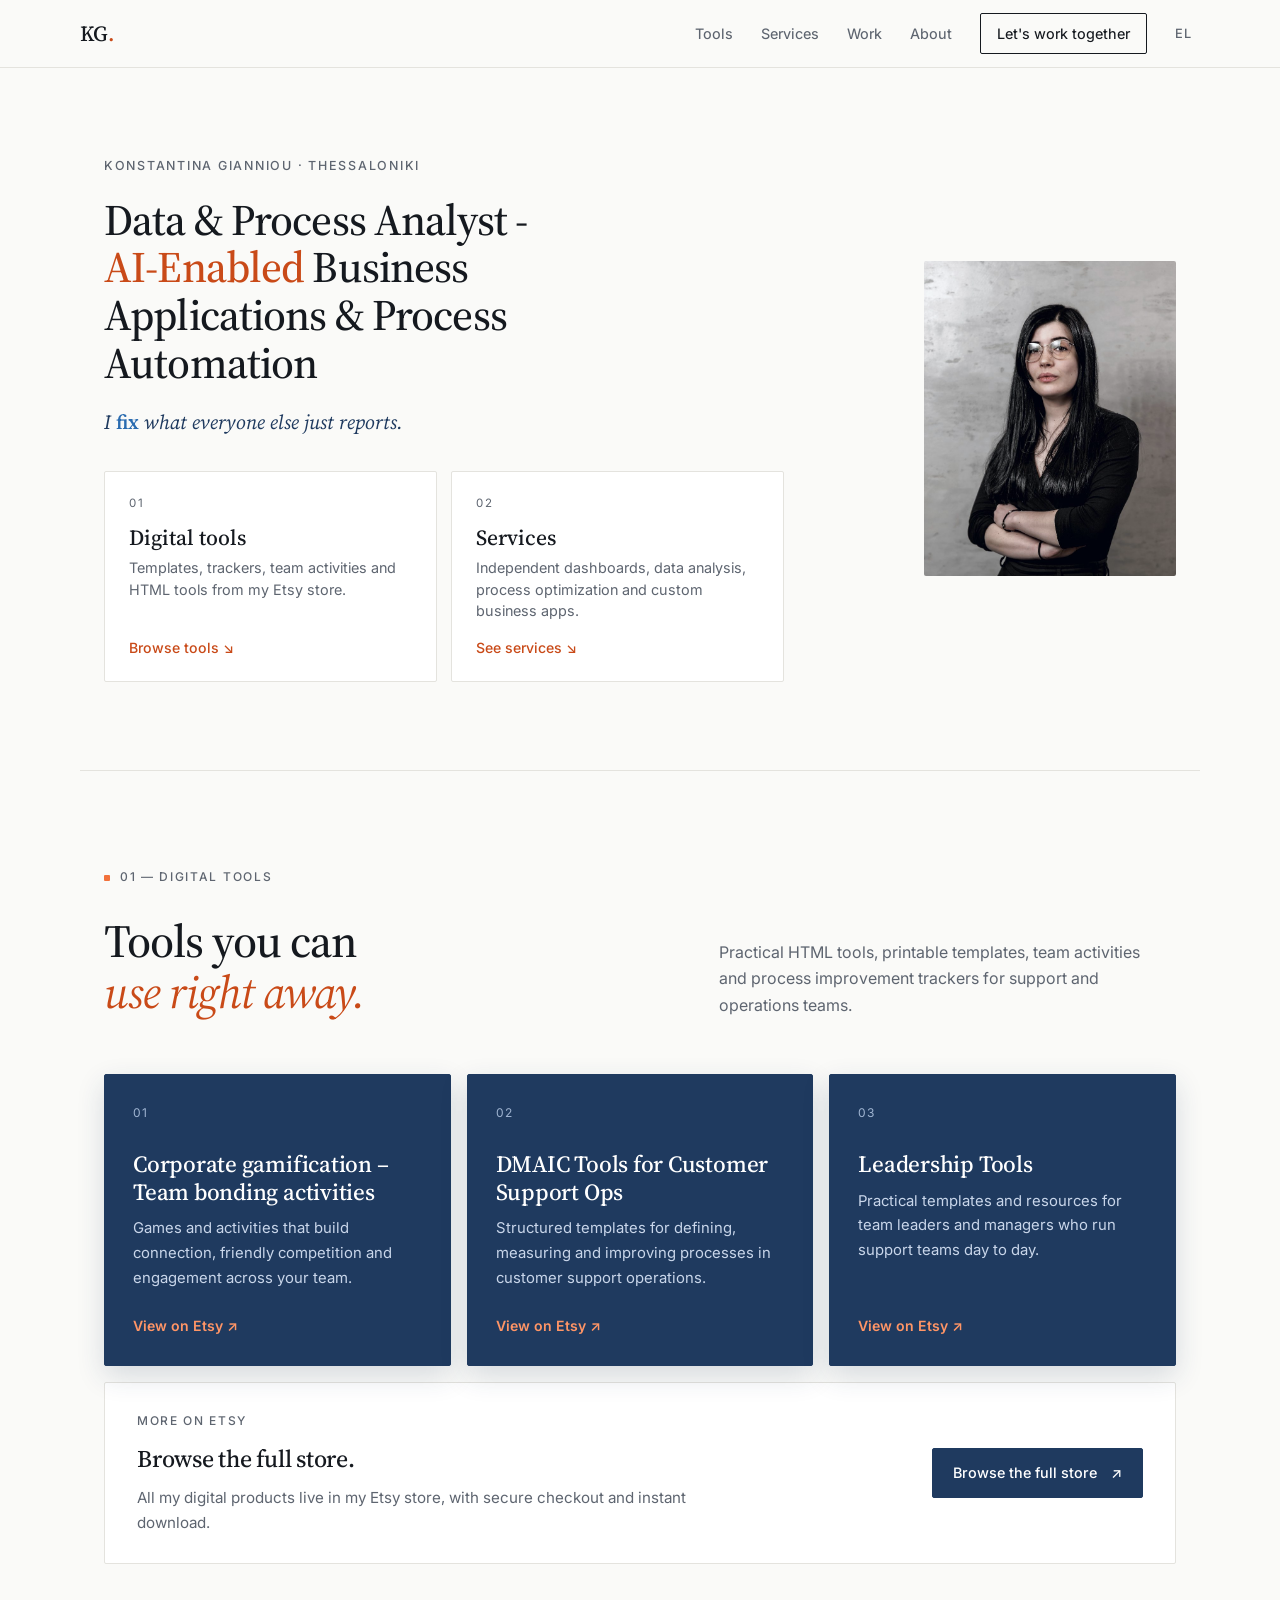
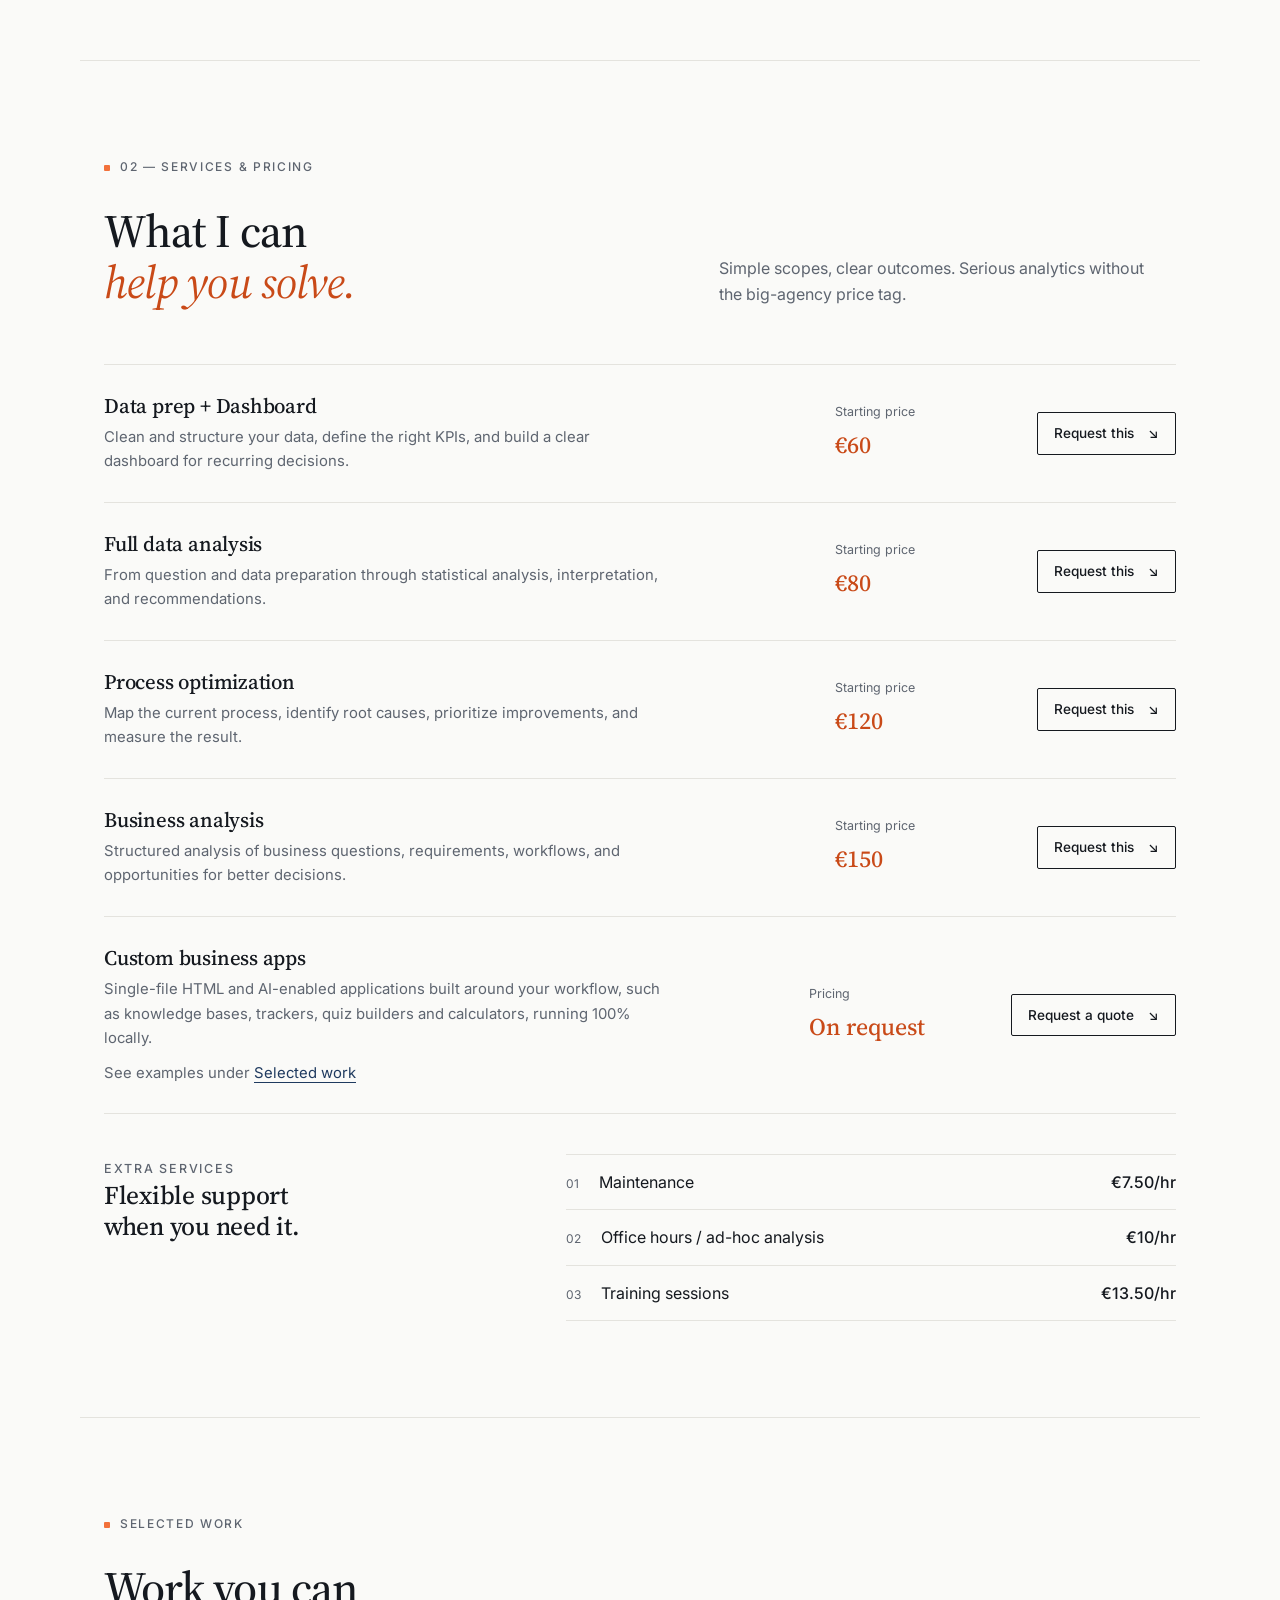
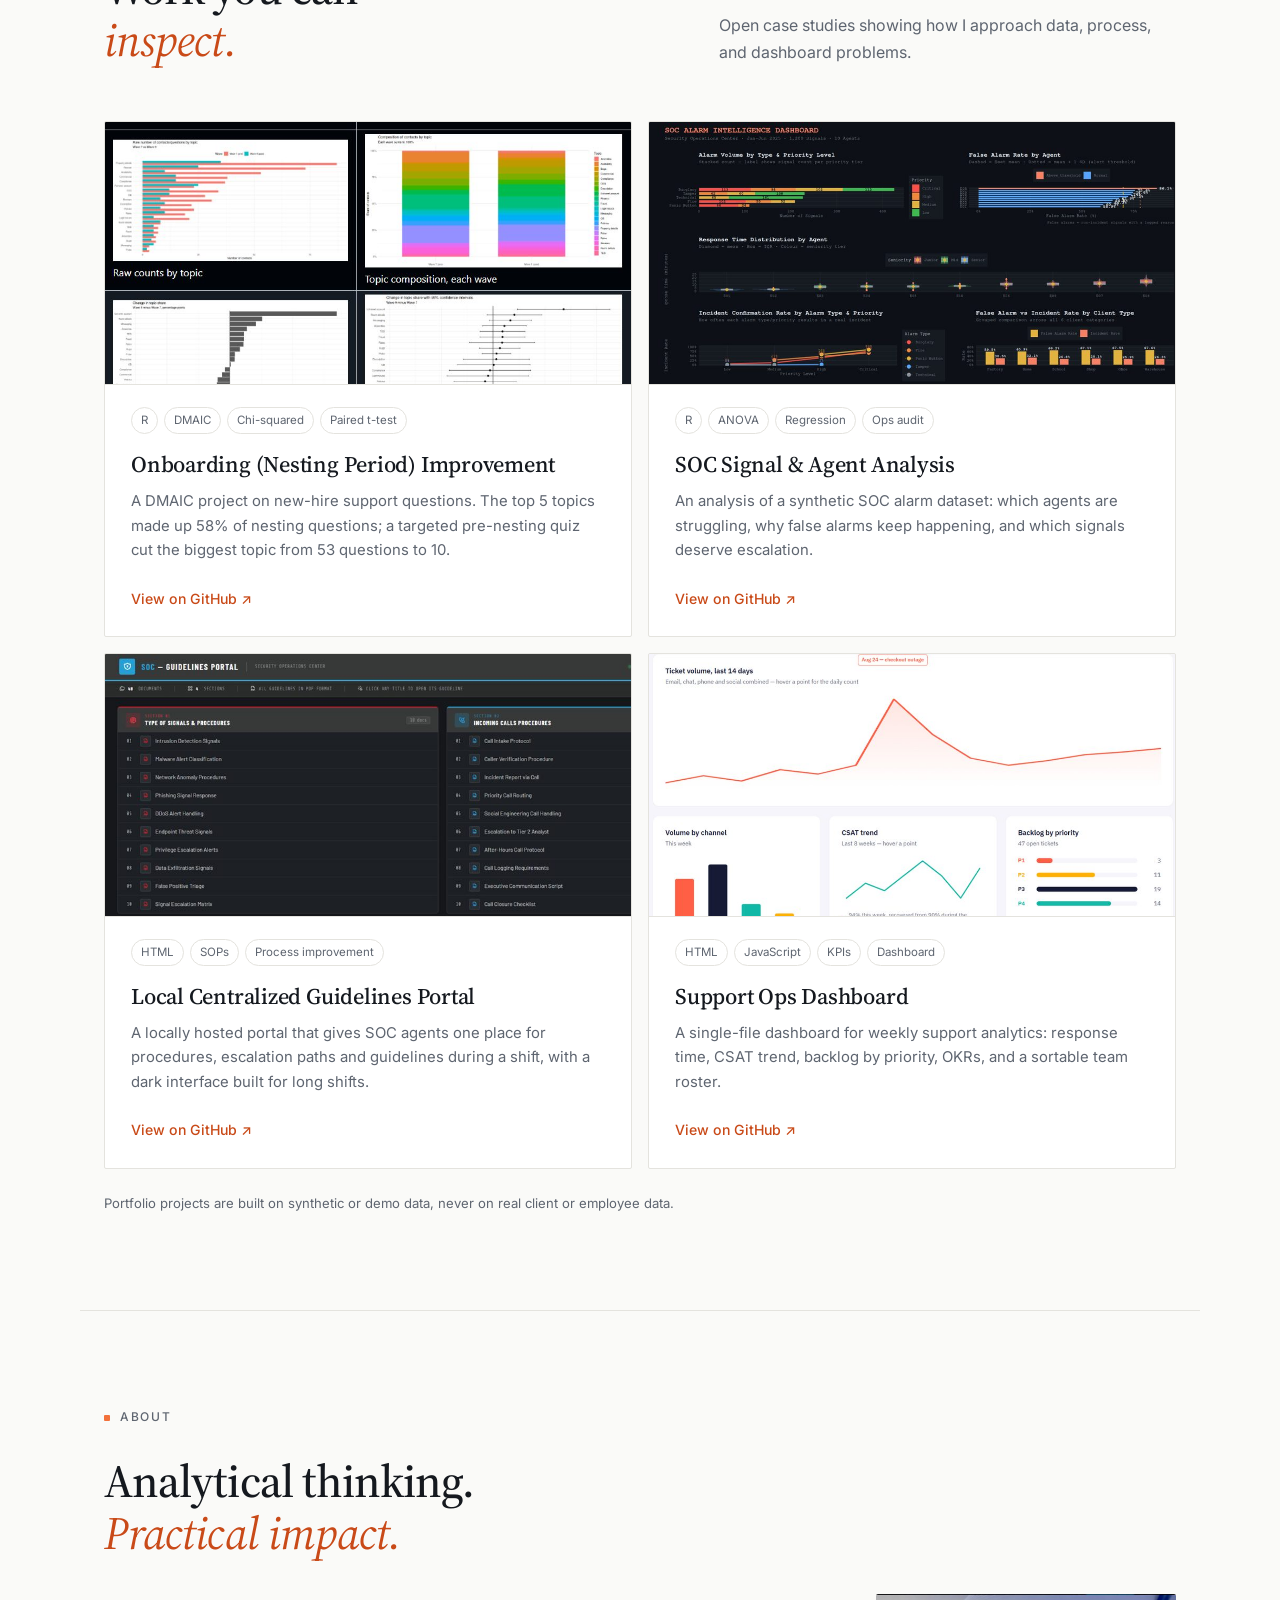
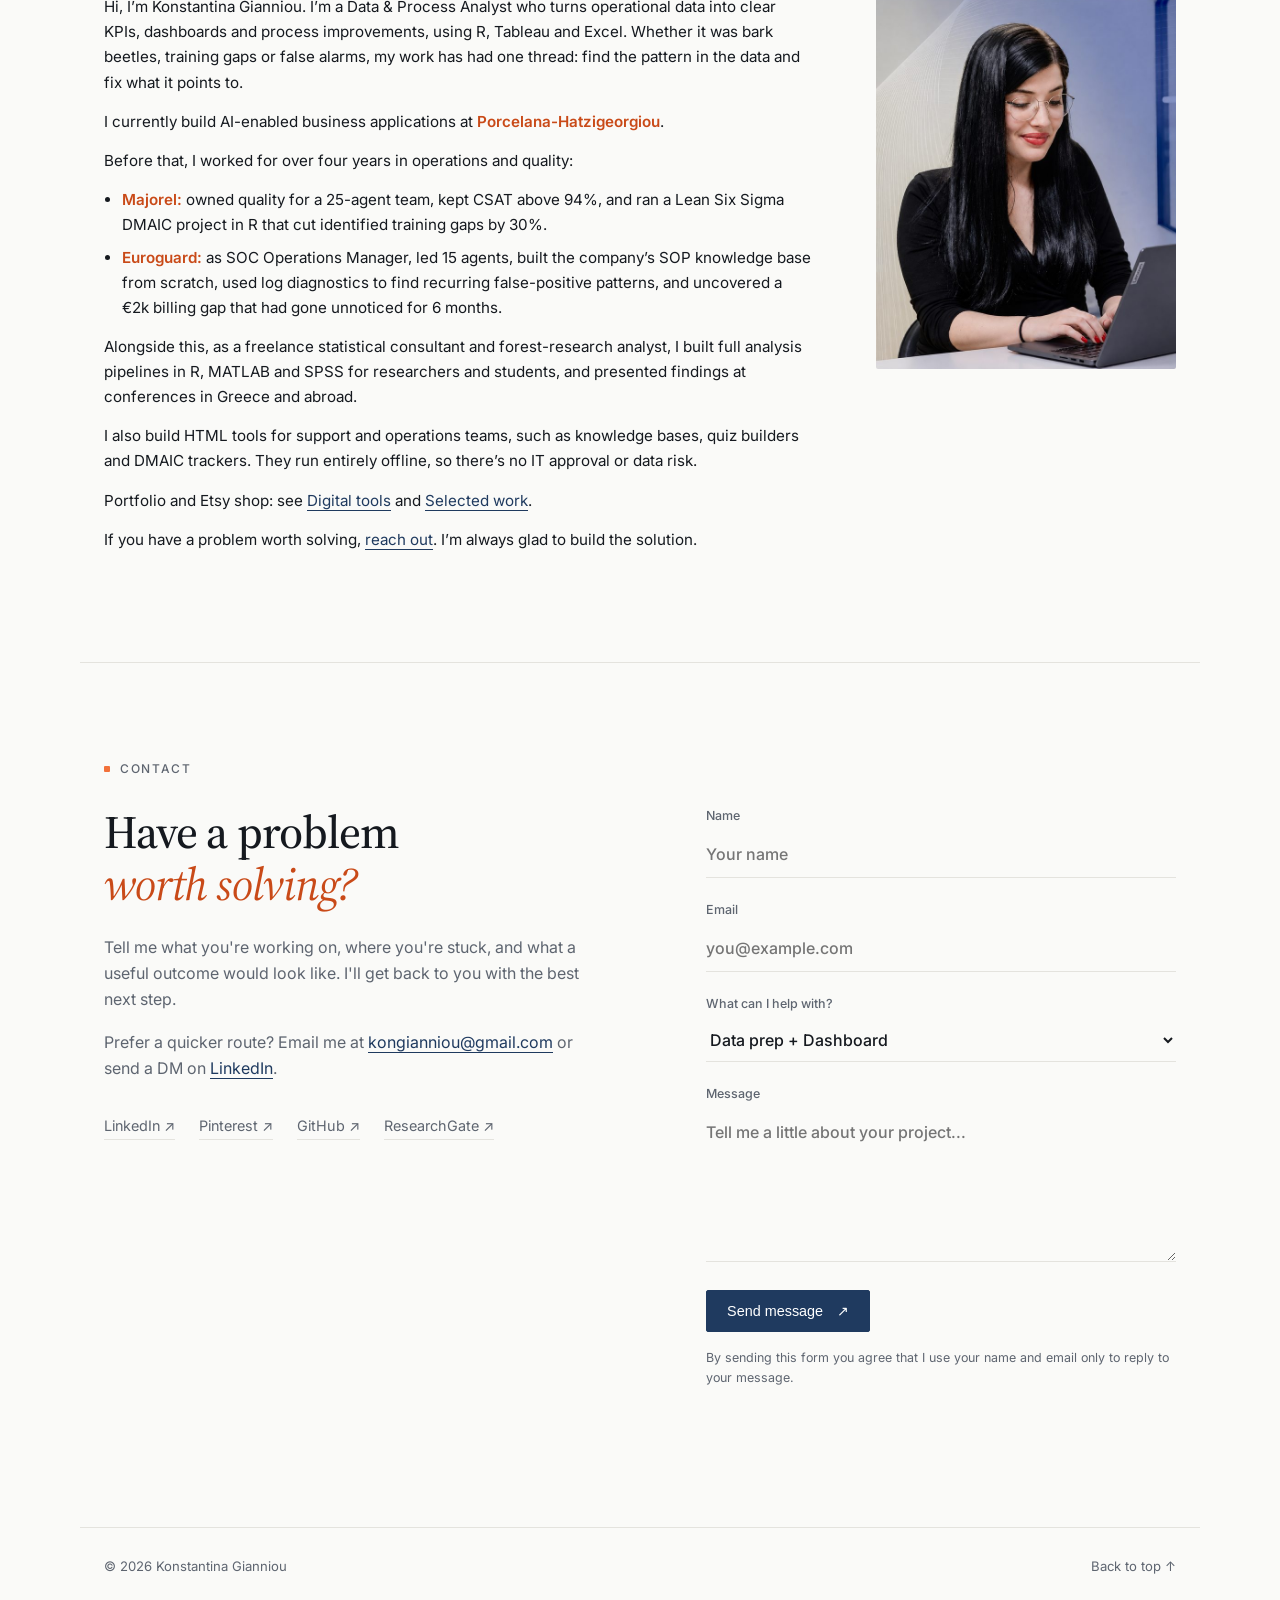
<file: index.html>
<!DOCTYPE html>
<html lang="en"><head><meta charset="UTF-8"><meta name="viewport" content="width=device-width, initial-scale=1.0">
<title>Data &amp; Process Analyst | Konstantina Gianniou</title><meta name="description" content="Data &amp; Process Analyst in Thessaloniki building AI-enabled business applications and process automation. Digital tools on Etsy, plus independent dashboards, analysis and process improvement."><meta name="robots" content="index,follow,max-image-preview:large">
<link rel="canonical" href="https://kongianniou.github.io/"><link rel="alternate" hreflang="en" href="https://kongianniou.github.io/"><link rel="alternate" hreflang="el" href="https://kongianniou.github.io/el.html"><link rel="alternate" hreflang="x-default" href="https://kongianniou.github.io/">
<meta name="theme-color" content="#FAFAF8"><meta name="author" content="Konstantina Gianniou">
<link rel="icon" href="favicon.svg" type="image/svg+xml"><link rel="apple-touch-icon" href="apple-touch-icon.png">
<meta property="og:type" content="website"><meta property="og:site_name" content="Konstantina Gianniou"><meta property="og:title" content="Data &amp; Process Analyst | Konstantina Gianniou"><meta property="og:description" content="Data &amp; Process Analyst in Thessaloniki building AI-enabled business applications and process automation. Digital tools on Etsy, plus independent dashboards, analysis and process improvement."><meta property="og:url" content="https://kongianniou.github.io/"><meta property="og:locale" content="en_US"><meta property="og:locale:alternate" content="el_GR">
<meta property="og:image" content="https://kongianniou.github.io/og-image.jpg"><meta property="og:image:width" content="1200"><meta property="og:image:height" content="630"><meta property="og:image:alt" content="Konstantina Gianniou – Data, dashboards &amp; process tools">
<meta name="twitter:card" content="summary_large_image"><meta name="twitter:title" content="Data &amp; Process Analyst | Konstantina Gianniou"><meta name="twitter:description" content="Data &amp; Process Analyst in Thessaloniki building AI-enabled business applications and process automation. Digital tools on Etsy, plus independent dashboards, analysis and process improvement."><meta name="twitter:image" content="https://kongianniou.github.io/og-image.jpg">
<link rel="preconnect" href="https://fonts.googleapis.com"><link rel="preconnect" href="https://fonts.gstatic.com" crossorigin>
<link rel="stylesheet" href="https://fonts.googleapis.com/css2?family=Inter:wght@400;500;600&family=Source+Serif+4:ital,opsz,wght@0,8..60,400;0,8..60,500;1,8..60,400&display=swap">
<link rel="stylesheet" href="styles.css">
<script type="application/ld+json">{"@context": "https://schema.org", "@graph": [{"@type": "WebSite", "@id": "https://kongianniou.github.io/#site", "url": "https://kongianniou.github.io/", "name": "Konstantina Gianniou", "inLanguage": ["en", "el"]}, {"@type": "Person", "@id": "https://kongianniou.github.io/#person", "name": "Konstantina Gianniou", "alternateName": "Κωνσταντίνα Γιαννιού", "url": "https://kongianniou.github.io/", "image": "https://kongianniou.github.io/profile.jpg", "jobTitle": "Data & Process Analyst, AI-Enabled Business Applications Developer", "address": {"@type": "PostalAddress", "addressLocality": "Thessaloniki", "addressCountry": "GR"}, "knowsAbout": ["KPI dashboards", "Tableau", "R", "Data analysis", "DMAIC", "Lean Six Sigma", "Process improvement", "Customer support QA"], "sameAs": ["https://www.linkedin.com/in/konstantina-gianniou/", "https://github.com/KonGianniou", "https://www.researchgate.net/profile/Konstantina-Gianniou", "https://www.pinterest.com/kongianniou/", "https://konstantinagianniou.etsy.com", "https://supportleadertools.etsy.com", "https://payhip.com/KonstantinaGianniou"]}, {"@type": "ProfessionalService", "@id": "https://kongianniou.github.io/#service", "name": "Konstantina Gianniou – Data & Process Analytics", "url": "https://kongianniou.github.io/", "founder": {"@id": "https://kongianniou.github.io/#person"}, "areaServed": "Worldwide", "availableLanguage": ["en", "el"], "hasOfferCatalog": {"@type": "OfferCatalog", "name": "Services", "itemListElement": [{"@type": "Offer", "name": "Data prep + Dashboard", "priceSpecification": {"@type": "PriceSpecification", "price": 60, "priceCurrency": "EUR", "minPrice": 60}, "itemOffered": {"@type": "Service", "name": "Data prep + Dashboard"}}, {"@type": "Offer", "name": "Full data analysis", "priceSpecification": {"@type": "PriceSpecification", "price": 80, "priceCurrency": "EUR", "minPrice": 80}, "itemOffered": {"@type": "Service", "name": "Full data analysis"}}, {"@type": "Offer", "name": "Process optimization", "priceSpecification": {"@type": "PriceSpecification", "price": 120, "priceCurrency": "EUR", "minPrice": 120}, "itemOffered": {"@type": "Service", "name": "Process optimization"}}, {"@type": "Offer", "name": "Business analysis", "priceSpecification": {"@type": "PriceSpecification", "price": 150, "priceCurrency": "EUR", "minPrice": 150}, "itemOffered": {"@type": "Service", "name": "Business analysis"}}]}}]}</script>
<!-- Google tag (gtag.js) -->
<script async src="https://www.googletagmanager.com/gtag/js?id=G-B6Y518FPJQ"></script>
<script>
  window.dataLayer = window.dataLayer || [];
  function gtag(){dataLayer.push(arguments);}
  gtag('js', new Date());

  gtag('config', 'G-B6Y518FPJQ');
</script>
<!-- Google tag (gtag.js) -->
<script async src="https://www.googletagmanager.com/gtag/js?id=G-5VZN0KW724"></script>
<script>
  window.dataLayer = window.dataLayer || [];
  function gtag(){dataLayer.push(arguments);}
  gtag('js', new Date());

  gtag('config', 'G-5VZN0KW724');
</script>
<script src="https://cdn.cookiehub.eu/c2/519de8b4.js"></script>
<script type="text/javascript">
document.addEventListener("DOMContentLoaded", function(event) {
var cpm = {};
window.cookiehub.load(cpm);
});
</script>
</head><body><a class="skip" href="#top">Skip to content</a><header class="site-header"><a aria-label="Konstantina Gianniou" class="brand" href="#top">KG<span>.</span></a><nav aria-label="Main navigation"><a href="#products"><span>Tools</span></a><a href="#services"><span>Services</span></a><a href="#work"><span>Work</span></a><a href="#about"><span>About</span></a><a class="nav-cta" href="#contact"><span>Let's work together</span></a><a aria-label="Ελληνικά" class="lang-toggle" href="el.html" hreflang="el" lang="el">EL</a></nav></header><main id="top"><section class="hero section"><div class="hero-copy"><p class="eyebrow">Konstantina Gianniou · Thessaloniki</p><h1>Data &amp; Process Analyst - <span class="accent" style="white-space:nowrap">AI-Enabled</span> Business Applications &amp; Process Automation</h1><p class="hero-tagline">I <span class="hl">fix</span> what everyone else just reports.</p><div class="paths"><a class="path" href="#products"><span class="path-label">01</span><strong>Digital tools</strong><span class="path-text">Templates, trackers, team activities and HTML tools from my Etsy store.</span><span class="path-go">Browse tools ↘</span></a><a class="path" href="#services"><span class="path-label">02</span><strong>Services</strong><span class="path-text">Independent dashboards, data analysis, process optimization and custom business apps.</span><span class="path-go">See services ↘</span></a></div></div><div class="hero-image-wrap"><div class="image-frame"><img alt="Konstantina Gianniou, data and process analyst in Thessaloniki" fetchpriority="high" height="1000" src="profile.jpg" width="1000"/></div></div></section><section class="products section" id="products">
<div class="section-label">01 — Digital tools</div>
<div class="section-heading">
<h2>Tools you can<br/><em>use right away.</em></h2>
<p>Practical HTML tools, printable templates, team activities and process improvement trackers for support and operations teams.</p>
</div>
<div class="tool-grid">
<a class="tool-card" href="https://www.etsy.com/shop/SupportLeaderTools?ref=dashboard-header&amp;section_id=60528127" rel="noopener" target="_blank"><span class="tool-index">01</span><h3>Corporate gamification – Team bonding activities</h3><p>Games and activities that build connection, friendly competition and engagement across your team.</p><span class="tool-link">View on Etsy ↗</span></a>
<a class="tool-card" href="https://www.etsy.com/shop/SupportLeaderTools?ref=dashboard-header&amp;section_id=60680874" rel="noopener" target="_blank"><span class="tool-index">02</span><h3>DMAIC Tools for Customer Support Ops</h3><p>Structured templates for defining, measuring and improving processes in customer support operations.</p><span class="tool-link">View on Etsy ↗</span></a>
<a class="tool-card" href="https://www.etsy.com/shop/SupportLeaderTools?ref=dashboard-header&amp;section_id=60531213" rel="noopener" target="_blank"><span class="tool-index">03</span><h3>Leadership Tools</h3><p>Practical templates and resources for team leaders and managers who run support teams day to day.</p><span class="tool-link">View on Etsy ↗</span></a>
</div>
<div class="store-inner"><div><p class="eyebrow">MORE ON ETSY</p><h3>Browse the full store.</h3><p>All my digital products live in my Etsy store, with secure checkout and instant download.</p></div><a class="button button-primary" href="https://supportleadertools.etsy.com" rel="noopener" target="_blank"><span>Browse the full store</span> <span aria-hidden="true">↗</span></a></div>
</section><section class="services section" id="services"><div class="section-label">02 — Services &amp; pricing</div><div class="section-heading"><h2>What I can<br/><em>help you solve.</em></h2><p>Simple scopes, clear outcomes. Serious analytics without the big-agency price tag.</p></div><div class="service-list"><div class="service-row"><div class="service-main"><h3>Data prep + Dashboard</h3><p>Clean and structure your data, define the right KPIs, and build a clear dashboard for recurring decisions.</p></div><div class="price"><span>Starting price</span> <strong>€60</strong></div><a class="button request-btn" data-service="1" href="#contact"><span>Request this</span> <span aria-hidden="true">↘</span></a></div><div class="service-row"><div class="service-main"><h3>Full data analysis</h3><p>From question and data preparation through statistical analysis, interpretation, and recommendations.</p></div><div class="price"><span>Starting price</span> <strong>€80</strong></div><a class="button request-btn" data-service="2" href="#contact"><span>Request this</span> <span aria-hidden="true">↘</span></a></div><div class="service-row"><div class="service-main"><h3>Process optimization</h3><p>Map the current process, identify root causes, prioritize improvements, and measure the result.</p></div><div class="price"><span>Starting price</span> <strong>€120</strong></div><a class="button request-btn" data-service="3" href="#contact"><span>Request this</span> <span aria-hidden="true">↘</span></a></div><div class="service-row"><div class="service-main"><h3>Business analysis</h3><p>Structured analysis of business questions, requirements, workflows, and opportunities for better decisions.</p></div><div class="price"><span>Starting price</span> <strong>€150</strong></div><a class="button request-btn" data-service="4" href="#contact"><span>Request this</span> <span aria-hidden="true">↘</span></a></div><div class="service-row"><div class="service-main"><h3>Custom business apps</h3><p>Single-file HTML and AI-enabled applications built around your workflow, such as knowledge bases, trackers, quiz builders and calculators, running 100% locally.</p><p class="pillar-note">See examples under <a href="#work">Selected work</a></p></div><div class="price"><span>Pricing</span> <strong>On request</strong></div><a class="button request-btn" data-service="5" href="#contact"><span>Request a quote</span> <span aria-hidden="true">↘</span></a></div></div><div class="extras">
<div>
<span class="eyebrow">EXTRA SERVICES</span>
<h3>Flexible support<br/>when you need it.</h3>
</div>
<ul>
<li><span>01</span> <span>Maintenance</span> <b>€7.50/hr</b></li>
<li><span>02</span> <span>Office hours / ad-hoc analysis</span> <b>€10/hr</b></li>
<li><span>03</span> <span>Training sessions</span> <b>€13.50/hr</b></li>
</ul>
</div></section><section class="work section" id="work">
<div class="section-label">Selected work</div>
<div class="section-heading">
<h2>Work you can<br/><em>inspect.</em></h2>
<p>Open case studies showing how I approach data, process, and dashboard problems.</p>
</div>
<div class="work-grid">
<article class="work-card">
<a class="work-shot" href="https://github.com/KonGianniou/Onboarding-Improvement-Initiative" rel="noopener" target="_blank" tabindex="-1"><img src="work-onboarding.jpg" alt="Charts from the onboarding analysis: contacts by topic, topic composition, change in share and chi-square residuals" width="836" height="775" loading="lazy"></a>
<div class="work-body">
<ul class="work-tags"><li>R</li><li>DMAIC</li><li>Chi-squared</li><li>Paired t-test</li></ul>
<h3>Onboarding (Nesting Period) Improvement</h3>
<p>A DMAIC project on new-hire support questions. The top 5 topics made up 58% of nesting questions; a targeted pre-nesting quiz cut the biggest topic from 53 questions to 10.</p>
<a class="work-link" href="https://github.com/KonGianniou/Onboarding-Improvement-Initiative" rel="noopener" target="_blank"><span>View on GitHub</span> ↗</a>
</div>
</article>
<article class="work-card">
<a class="work-shot" href="https://github.com/KonGianniou/SOC-Operational-Audit" rel="noopener" target="_blank" tabindex="-1"><img src="work-soc-analysis.jpg" alt="SOC alarm intelligence dashboard showing alarm volume, false alarm rate by agent and response times" width="1000" height="483" loading="lazy"></a>
<div class="work-body">
<ul class="work-tags"><li>R</li><li>ANOVA</li><li>Regression</li><li>Ops audit</li></ul>
<h3>SOC Signal &amp; Agent Analysis</h3>
<p>An analysis of a synthetic SOC alarm dataset: which agents are struggling, why false alarms keep happening, and which signals deserve escalation.</p>
<a class="work-link" href="https://github.com/KonGianniou/SOC-Operational-Audit" rel="noopener" target="_blank"><span>View on GitHub</span> ↗</a>
</div>
</article>
<article class="work-card">
<a class="work-shot" href="https://github.com/KonGianniou/SOC-Local-Centralized-Guidelines-Portal" rel="noopener" target="_blank" tabindex="-1"><img src="work-guidelines-portal.jpg" alt="SOC guidelines portal listing signal procedures and incoming call procedures" width="1000" height="391" loading="lazy"></a>
<div class="work-body">
<ul class="work-tags"><li>HTML</li><li>SOPs</li><li>Process improvement</li></ul>
<h3>Local Centralized Guidelines Portal</h3>
<p>A locally hosted portal that gives SOC agents one place for procedures, escalation paths and guidelines during a shift, with a dark interface built for long shifts.</p>
<a class="work-link" href="https://github.com/KonGianniou/SOC-Local-Centralized-Guidelines-Portal" rel="noopener" target="_blank"><span>View on GitHub</span> ↗</a>
</div>
</article>
<article class="work-card">
<a class="work-shot" href="https://github.com/KonGianniou/Ops_Dashboard" rel="noopener" target="_blank" tabindex="-1"><img src="work-ops-dashboard.jpg" alt="Support operations dashboard with ticket volume, volume by channel, CSAT trend and backlog by priority" width="1000" height="578" loading="lazy"></a>
<div class="work-body">
<ul class="work-tags"><li>HTML</li><li>JavaScript</li><li>KPIs</li><li>Dashboard</li></ul>
<h3>Support Ops Dashboard</h3>
<p>A single-file dashboard for weekly support analytics: response time, CSAT trend, backlog by priority, OKRs, and a sortable team roster.</p>
<a class="work-link" href="https://github.com/KonGianniou/Ops_Dashboard" rel="noopener" target="_blank"><span>View on GitHub</span> ↗</a>
</div>
</article>
</div>
<p class="work-note">Portfolio projects are built on synthetic or demo data, never on real client or employee data.</p>
</section><section class="about section" id="about">
<div class="section-label">About</div>
<div class="about-head"><h2>Analytical thinking.<br/><em>Practical impact.</em></h2></div>
<div class="about-body"><div class="about-text"><p>Hi, I’m Konstantina Gianniou. I’m a Data &amp; Process Analyst who turns operational data into clear KPIs, dashboards and process improvements, using R, Tableau and Excel. Whether it was bark beetles, training gaps or false alarms, my work has had one thread: find the pattern in the data and fix what it points to.</p><p>I currently build AI-enabled business applications at <strong class="accent">Porcelana-Hatzigeorgiou</strong>.</p><p>Before that, I worked for over four years in operations and quality:</p><ul><li><strong>Majorel:</strong> owned quality for a 25-agent team, kept CSAT above 94%, and ran a Lean Six Sigma DMAIC project in R that cut identified training gaps by 30%.</li><li><strong>Euroguard:</strong> as SOC Operations Manager, led 15 agents, built the company’s SOP knowledge base from scratch, used log diagnostics to find recurring false-positive patterns, and uncovered a €2k billing gap that had gone unnoticed for 6 months.</li></ul><p>Alongside this, as a freelance statistical consultant and forest-research analyst, I built full analysis pipelines in R, MATLAB and SPSS for researchers and students, and presented findings at conferences in Greece and abroad.</p><p>I also build HTML tools for support and operations teams, such as knowledge bases, quiz builders and DMAIC trackers. They run entirely offline, so there’s no IT approval or data risk.</p><p>Portfolio and Etsy shop: see <a href="#products">Digital tools</a> and <a href="#work">Selected work</a>.</p><p>If you have a problem worth solving, <a href="#contact">reach out</a>. I’m always glad to build the solution.</p></div><figure class="about-figure"><img src="work-portrait.jpg" alt="Konstantina Gianniou working on a laptop" width="720" height="820" loading="lazy"></figure></div>
</section><section class="contact section" id="contact">
<div class="section-label">Contact</div>
<div class="contact-grid">
<div>
<h2>Have a problem<br/><em>worth solving?</em></h2>
<p>Tell me what you're working on, where you're stuck, and what a useful outcome would look like. I'll get back to you with the best next step.</p>
<p class="contact-alt">Prefer a quicker route? Email me at <a href="mailto:kongianniou@gmail.com">kongianniou@gmail.com</a> or send a DM on <a href="https://www.linkedin.com/in/konstantina-gianniou/" rel="noopener" target="_blank">LinkedIn</a>.</p>
<div class="socials">
<a href="https://www.linkedin.com/in/konstantina-gianniou/" rel="noopener" target="_blank">LinkedIn ↗</a>
<a href="https://www.pinterest.com/kongianniou/" rel="noopener" target="_blank">Pinterest ↗</a><a href="https://github.com/KonGianniou" rel="noopener" target="_blank">GitHub ↗</a>
<a href="https://www.researchgate.net/profile/Konstantina-Gianniou?ev=hdr_xprf" rel="noopener" target="_blank">ResearchGate ↗</a>
</div>
</div>
<form action="https://api.web3forms.com/submit" class="contact-form" data-error="Something went wrong. Please try again or email kongianniou@gmail.com." data-sending="Sending..." data-success="Thank you! Your message has been sent." id="contactForm" method="post">
<input name="access_key" type="hidden" value="99f93dc1-b7e2-44c2-886c-db500db71f4d"/>
<input name="subject" type="hidden" value="New message from your website"/>
<input name="from_name" type="hidden" value="Website contact form"/>
<input autocomplete="off" name="botcheck" style="display:none" tabindex="-1" type="checkbox"/>
<label>
<span>Name</span>
<input name="name" placeholder="Your name" required="" type="text"/>
</label>
<label>
<span>Email</span>
<input name="email" placeholder="you@example.com" required="" type="email"/>
</label>
<label>
<span>What can I help with?</span>
<select name="service">
<option>Data prep + Dashboard</option>
<option>Full data analysis</option>
<option>Process optimization</option>
<option>Business analysis</option>
<option>Custom business app</option>
<option>Digital products</option>
<option>Something else</option>
</select>
</label>
<label>
<span>Message</span>
<textarea name="message" placeholder="Tell me a little about your project..." required="" rows="5"></textarea>
</label>
<button class="button button-primary" type="submit"><span>Send message</span> <span>↗</span></button>
<p class="form-consent">By sending this form you agree that I use your name and email only to reply to your message.</p>
<p aria-live="polite" class="form-status" id="formStatus" role="status"></p>
</form>
</div>
</section></main><footer class="footer">
<span>© <span id="year"></span> <span>Konstantina Gianniou</span></span>
<a href="#top"><span>Back to top</span> ↑</a>
</footer><script>(function(){var y=document.getElementById("year");if(y)y.textContent=new Date().getFullYear();
function pick(n){var s=document.querySelector(".contact-form select");if(s&&n)s.selectedIndex=n-1}
document.querySelectorAll("[data-service]").forEach(function(a){a.addEventListener("click",function(){pick(parseInt(a.dataset.service,10))})});
document.querySelectorAll(".service-card").forEach(function(c){var a=c.querySelector("[data-service]");if(!a)return;c.style.cursor="pointer";c.addEventListener("click",function(e){if(e.target.closest("a"))return;pick(parseInt(a.dataset.service,10));location.hash="#contact"})});
var f=document.getElementById("contactForm"),st=document.getElementById("formStatus");
if(f)f.addEventListener("submit",function(e){e.preventDefault();var b=f.querySelector("button[type=submit]");b.disabled=true;st.className="form-status";st.textContent=f.dataset.sending;
fetch(f.action,{method:"POST",headers:{"Content-Type":"application/json",Accept:"application/json"},body:JSON.stringify(Object.fromEntries(new FormData(f)))}).then(function(r){return r.json()}).then(function(d){if(!d.success)throw 0;st.className="form-status ok";st.textContent=f.dataset.success;f.reset()}).catch(function(){st.className="form-status err";st.textContent=f.dataset.error}).finally(function(){b.disabled=false})})})();</script><script>(function(){var rm=window.matchMedia&&matchMedia("(prefers-reduced-motion: reduce)").matches;
if(rm)return;
document.querySelectorAll("[data-count]").forEach(function(el){var t=+el.dataset.count,s=null;function step(ts){if(!s)s=ts;var p=Math.min((ts-s)/1400,1);el.textContent=Math.round(t*p);if(p<1)requestAnimationFrame(step)}setTimeout(function(){requestAnimationFrame(step)},500)});
if(!("IntersectionObserver" in window))return;
var io=new IntersectionObserver(function(es){es.forEach(function(e){if(e.isIntersecting){e.target.classList.add("in");io.unobserve(e.target);setTimeout(function(){e.target.classList.remove("reveal","in")},900)}})},{threshold:.12});
document.querySelectorAll(".tool-card,.service-row,.work-card,.store-inner,.about-body,.section-heading,.contact-grid").forEach(function(el){el.classList.add("reveal");io.observe(el)})})();</script></body></html>
</file>
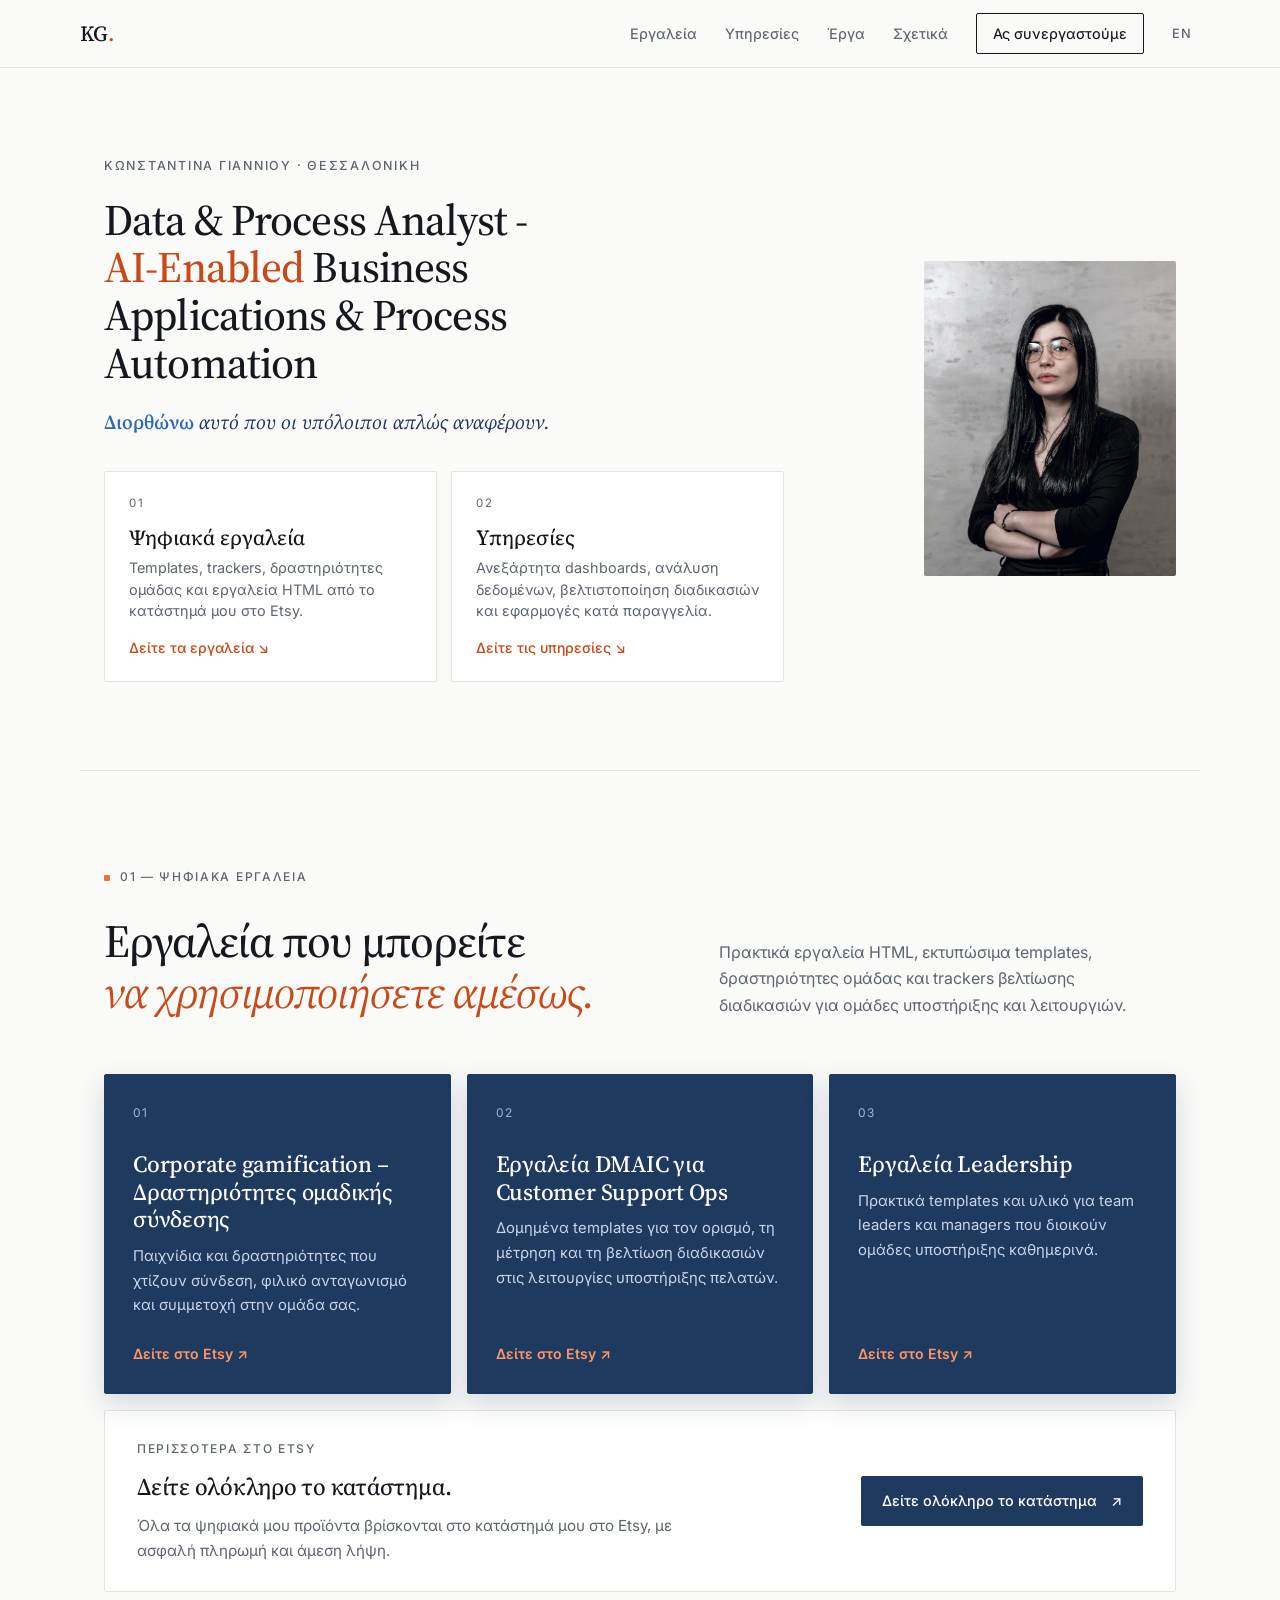
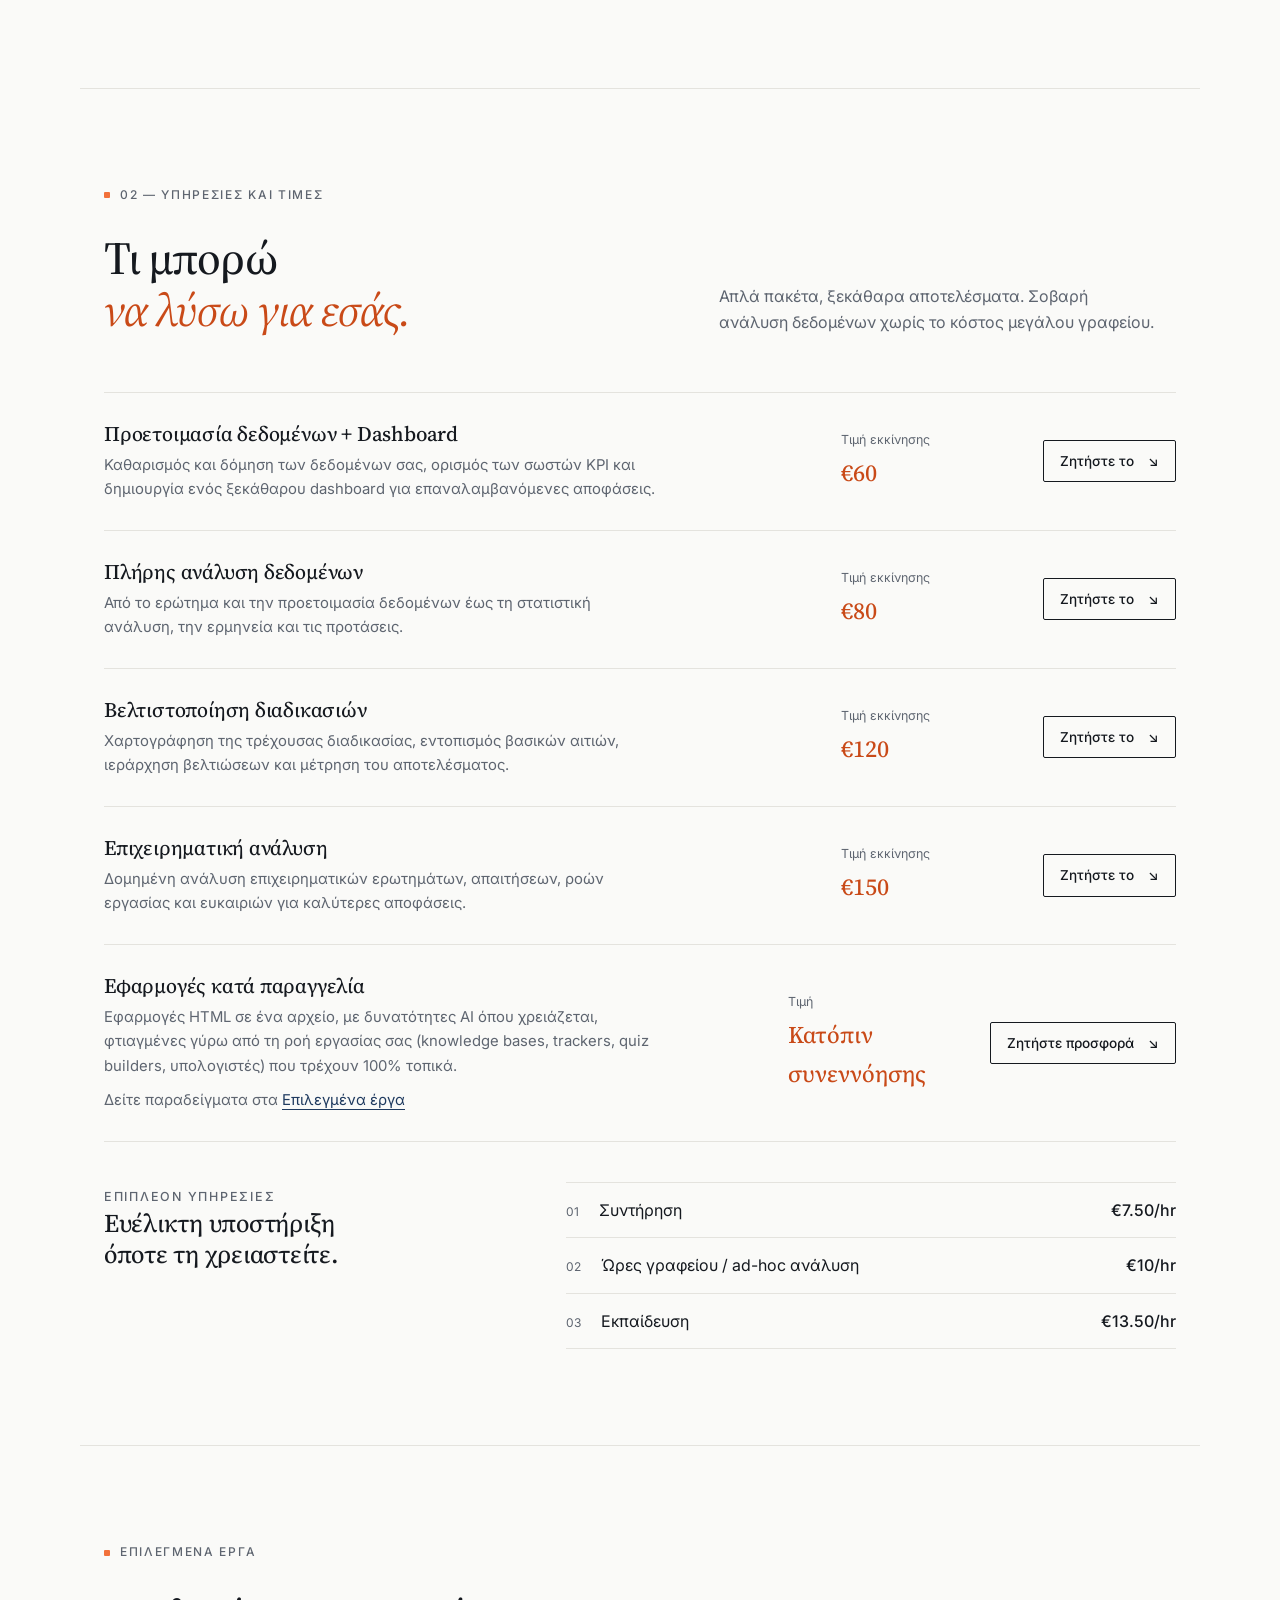
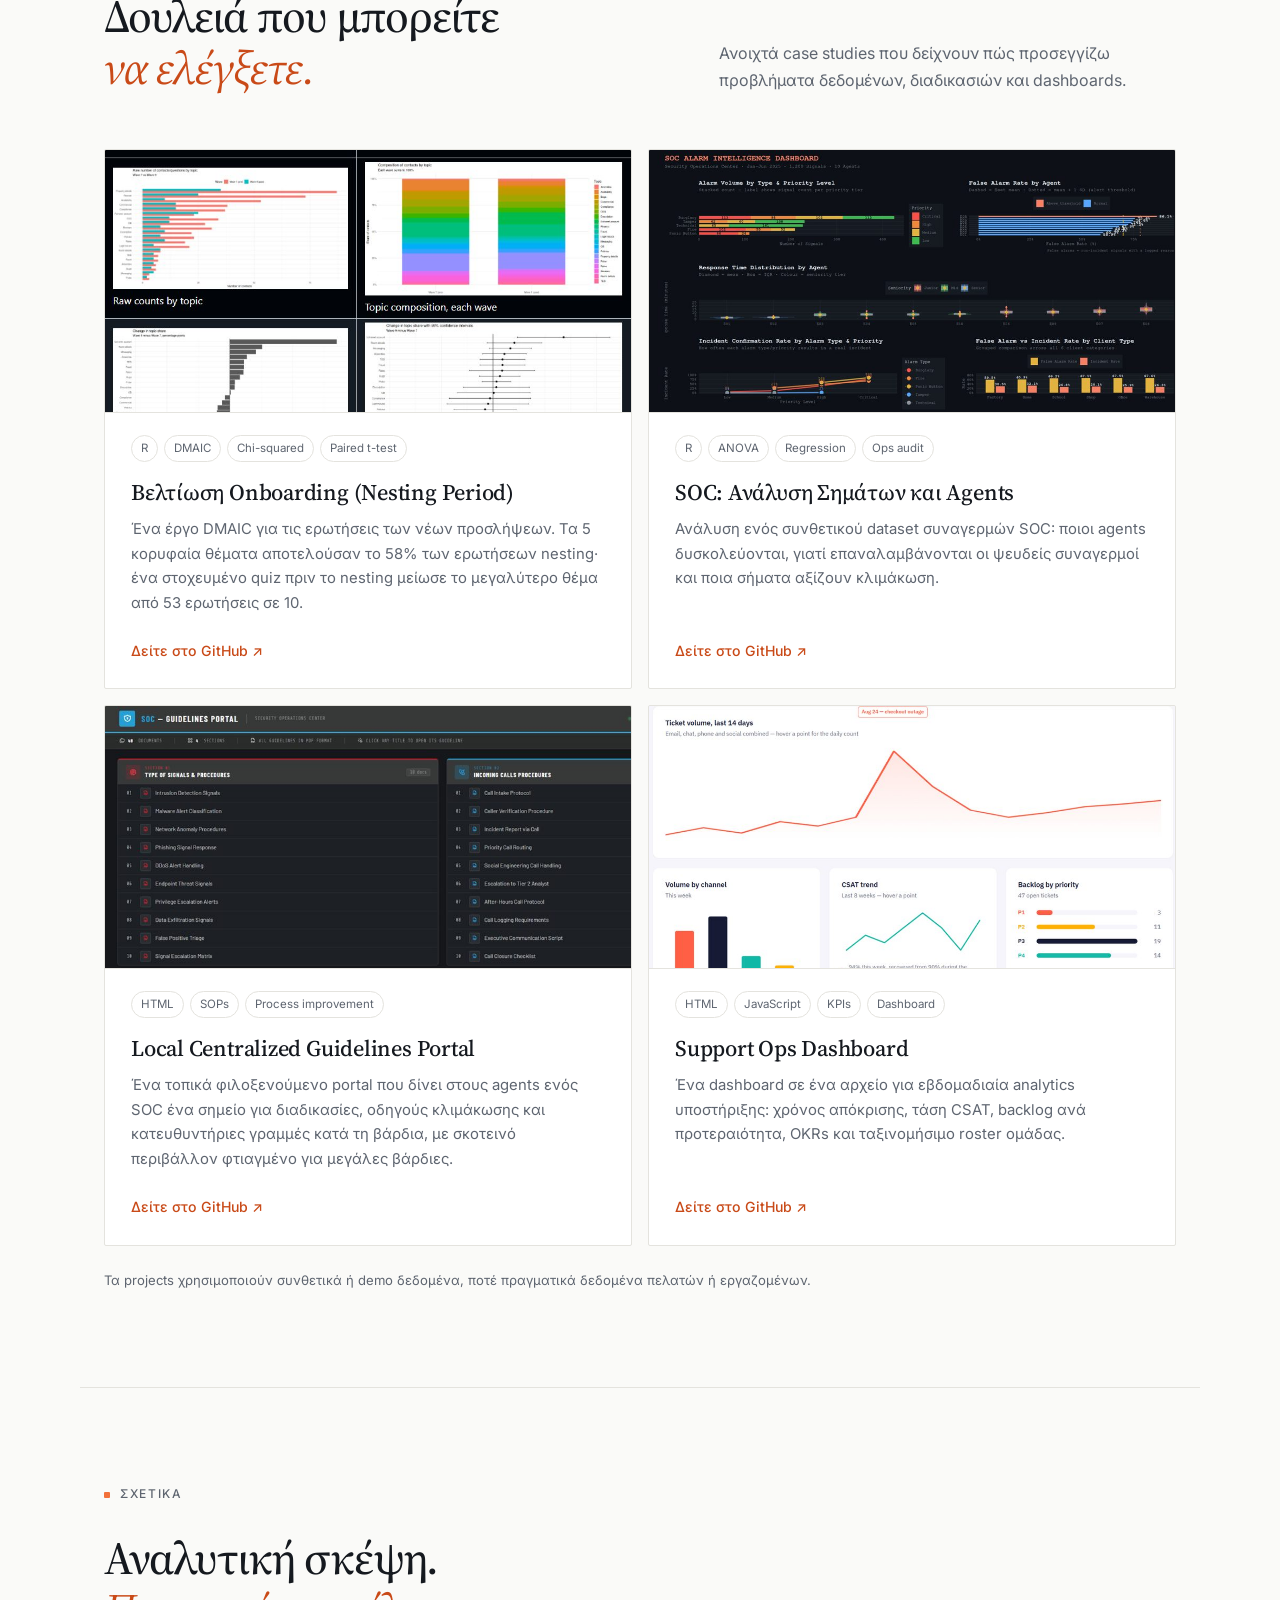
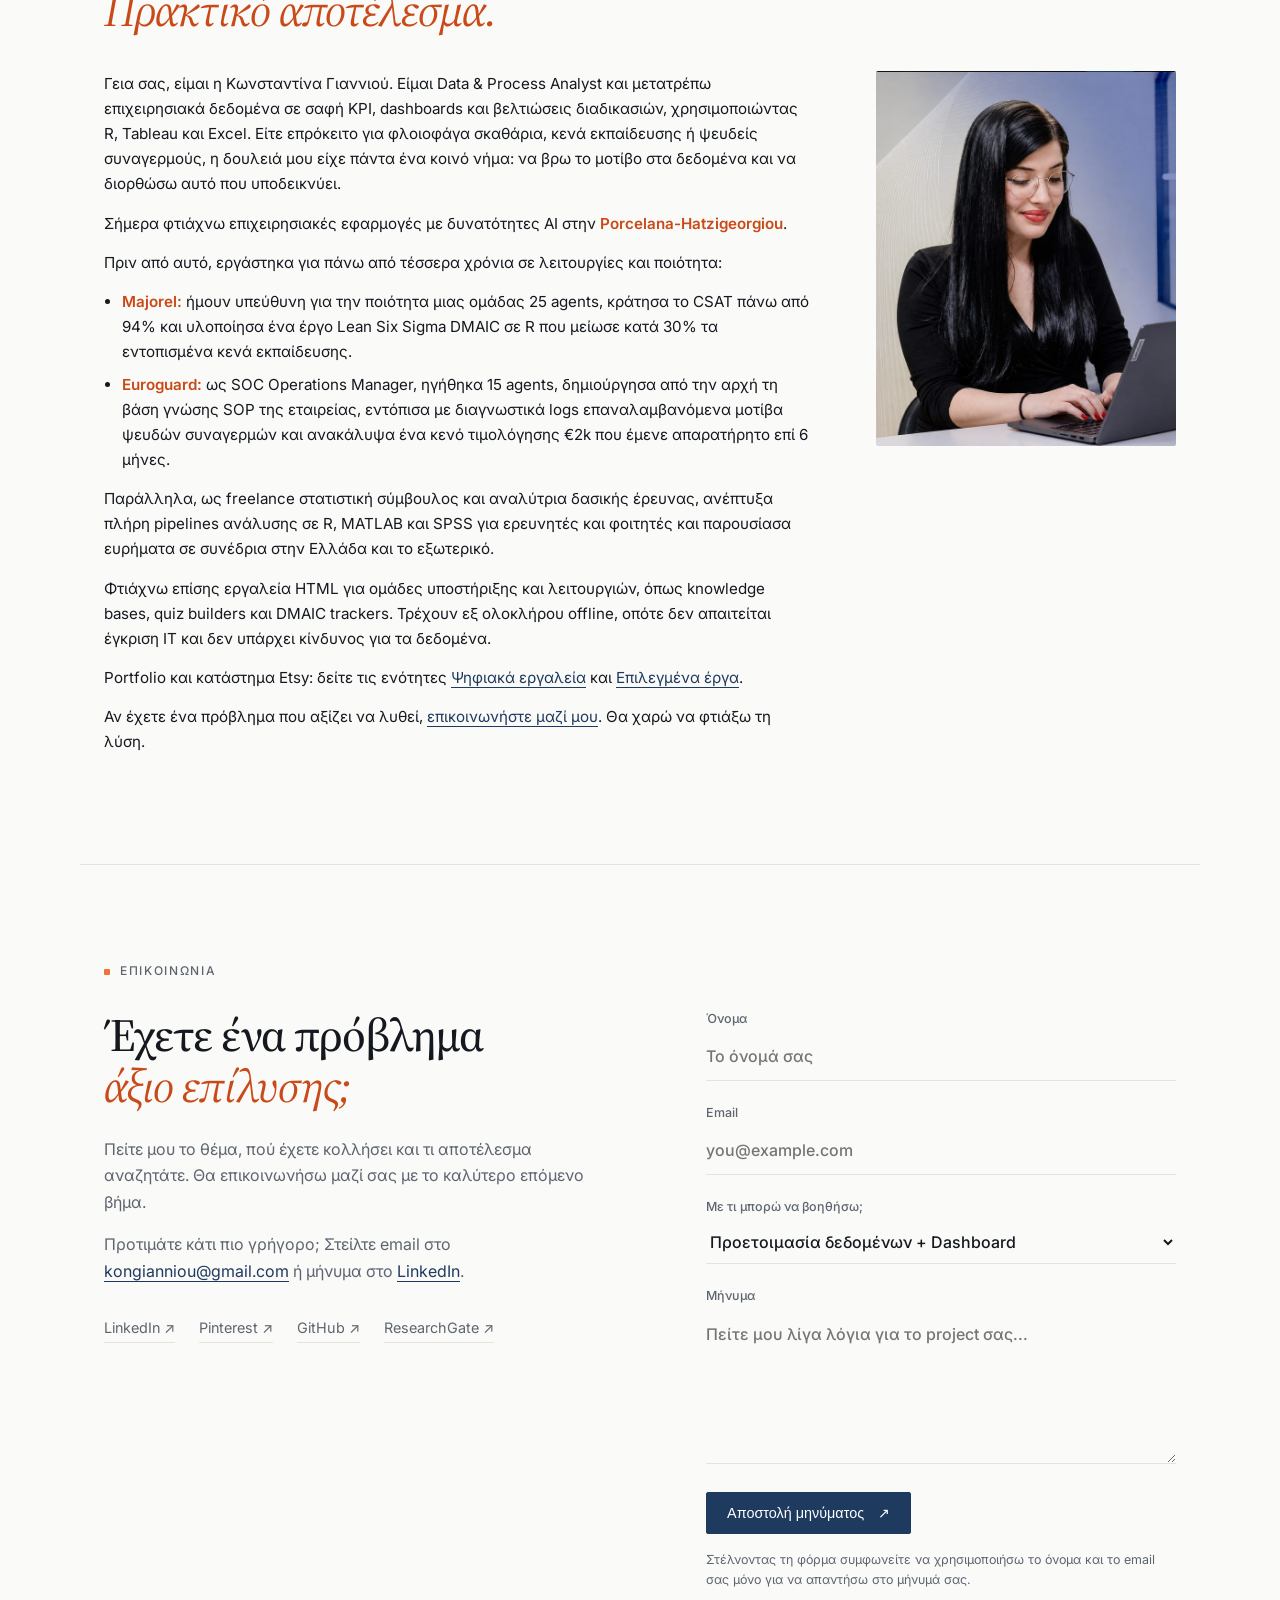
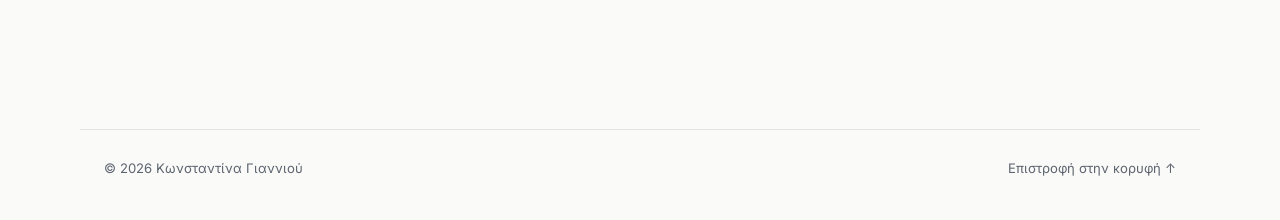
<file: el.html>
<!DOCTYPE html>
<html lang="el"><head><meta charset="UTF-8"><meta name="viewport" content="width=device-width, initial-scale=1.0">
<title>Data &amp; Process Analyst | Κωνσταντίνα Γιαννιού</title><meta name="description" content="Data &amp; Process Analyst στη Θεσσαλονίκη που φτιάχνει επιχειρησιακές εφαρμογές με AI και αυτοματοποίηση διαδικασιών. Ψηφιακά εργαλεία στο Etsy, καθώς και ανεξάρτητα dashboards, ανάλυση και βελτίωση διαδικασιών."><meta name="robots" content="index,follow,max-image-preview:large">
<link rel="canonical" href="https://kongianniou.github.io/el.html"><link rel="alternate" hreflang="en" href="https://kongianniou.github.io/"><link rel="alternate" hreflang="el" href="https://kongianniou.github.io/el.html"><link rel="alternate" hreflang="x-default" href="https://kongianniou.github.io/">
<meta name="theme-color" content="#FAFAF8"><meta name="author" content="Konstantina Gianniou">
<link rel="icon" href="favicon.svg" type="image/svg+xml"><link rel="apple-touch-icon" href="apple-touch-icon.png">
<meta property="og:type" content="website"><meta property="og:site_name" content="Konstantina Gianniou"><meta property="og:title" content="Data &amp; Process Analyst | Κωνσταντίνα Γιαννιού"><meta property="og:description" content="Data &amp; Process Analyst στη Θεσσαλονίκη που φτιάχνει επιχειρησιακές εφαρμογές με AI και αυτοματοποίηση διαδικασιών. Ψηφιακά εργαλεία στο Etsy, καθώς και ανεξάρτητα dashboards, ανάλυση και βελτίωση διαδικασιών."><meta property="og:url" content="https://kongianniou.github.io/el.html"><meta property="og:locale" content="el_GR"><meta property="og:locale:alternate" content="en_US">
<meta property="og:image" content="https://kongianniou.github.io/og-image.jpg"><meta property="og:image:width" content="1200"><meta property="og:image:height" content="630"><meta property="og:image:alt" content="Konstantina Gianniou – Data, dashboards &amp; process tools">
<meta name="twitter:card" content="summary_large_image"><meta name="twitter:title" content="Data &amp; Process Analyst | Κωνσταντίνα Γιαννιού"><meta name="twitter:description" content="Data &amp; Process Analyst στη Θεσσαλονίκη που φτιάχνει επιχειρησιακές εφαρμογές με AI και αυτοματοποίηση διαδικασιών. Ψηφιακά εργαλεία στο Etsy, καθώς και ανεξάρτητα dashboards, ανάλυση και βελτίωση διαδικασιών."><meta name="twitter:image" content="https://kongianniou.github.io/og-image.jpg">
<link rel="preconnect" href="https://fonts.googleapis.com"><link rel="preconnect" href="https://fonts.gstatic.com" crossorigin>
<link rel="stylesheet" href="https://fonts.googleapis.com/css2?family=Inter:wght@400;500;600&family=Source+Serif+4:ital,opsz,wght@0,8..60,400;0,8..60,500;1,8..60,400&display=swap">
<link rel="stylesheet" href="styles.css">
<script type="application/ld+json">{"@context": "https://schema.org", "@graph": [{"@type": "WebSite", "@id": "https://kongianniou.github.io/#site", "url": "https://kongianniou.github.io/", "name": "Konstantina Gianniou", "inLanguage": ["en", "el"]}, {"@type": "Person", "@id": "https://kongianniou.github.io/#person", "name": "Konstantina Gianniou", "alternateName": "Κωνσταντίνα Γιαννιού", "url": "https://kongianniou.github.io/", "image": "https://kongianniou.github.io/profile.jpg", "jobTitle": "Data & Process Analyst, AI-Enabled Business Applications Developer", "address": {"@type": "PostalAddress", "addressLocality": "Thessaloniki", "addressCountry": "GR"}, "knowsAbout": ["KPI dashboards", "Tableau", "R", "Data analysis", "DMAIC", "Lean Six Sigma", "Process improvement", "Customer support QA"], "sameAs": ["https://www.linkedin.com/in/konstantina-gianniou/", "https://github.com/KonGianniou", "https://www.researchgate.net/profile/Konstantina-Gianniou", "https://www.pinterest.com/kongianniou/", "https://konstantinagianniou.etsy.com", "https://supportleadertools.etsy.com", "https://payhip.com/KonstantinaGianniou"]}, {"@type": "ProfessionalService", "@id": "https://kongianniou.github.io/#service", "name": "Konstantina Gianniou – Data & Process Analytics", "url": "https://kongianniou.github.io/el.html", "founder": {"@id": "https://kongianniou.github.io/#person"}, "areaServed": "Worldwide", "availableLanguage": ["en", "el"], "hasOfferCatalog": {"@type": "OfferCatalog", "name": "Services", "itemListElement": [{"@type": "Offer", "name": "Data prep + Dashboard", "priceSpecification": {"@type": "PriceSpecification", "price": 60, "priceCurrency": "EUR", "minPrice": 60}, "itemOffered": {"@type": "Service", "name": "Data prep + Dashboard"}}, {"@type": "Offer", "name": "Full data analysis", "priceSpecification": {"@type": "PriceSpecification", "price": 80, "priceCurrency": "EUR", "minPrice": 80}, "itemOffered": {"@type": "Service", "name": "Full data analysis"}}, {"@type": "Offer", "name": "Process optimization", "priceSpecification": {"@type": "PriceSpecification", "price": 120, "priceCurrency": "EUR", "minPrice": 120}, "itemOffered": {"@type": "Service", "name": "Process optimization"}}, {"@type": "Offer", "name": "Business analysis", "priceSpecification": {"@type": "PriceSpecification", "price": 150, "priceCurrency": "EUR", "minPrice": 150}, "itemOffered": {"@type": "Service", "name": "Business analysis"}}]}}]}</script>
<!-- Google tag (gtag.js) -->
<script async src="https://www.googletagmanager.com/gtag/js?id=G-B6Y518FPJQ"></script>
<script>
  window.dataLayer = window.dataLayer || [];
  function gtag(){dataLayer.push(arguments);}
  gtag('js', new Date());

  gtag('config', 'G-B6Y518FPJQ');
</script>
<!-- Google tag (gtag.js) -->
<script async src="https://www.googletagmanager.com/gtag/js?id=G-5VZN0KW724"></script>
<script>
  window.dataLayer = window.dataLayer || [];
  function gtag(){dataLayer.push(arguments);}
  gtag('js', new Date());

  gtag('config', 'G-5VZN0KW724');
</script>
<script src="https://cdn.cookiehub.eu/c2/519de8b4.js"></script>
<script type="text/javascript">
document.addEventListener("DOMContentLoaded", function(event) {
var cpm = {};
window.cookiehub.load(cpm);
});
</script>
</head><body><a class="skip" href="#top">Skip to content</a><header class="site-header"><a aria-label="Konstantina Gianniou" class="brand" href="#top">KG<span>.</span></a><nav aria-label="Main navigation"><a href="#products"><span>Εργαλεία</span></a><a href="#services"><span>Υπηρεσίες</span></a><a href="#work"><span>Έργα</span></a><a href="#about"><span>Σχετικά</span></a><a class="nav-cta" href="#contact"><span>Ας συνεργαστούμε</span></a><a aria-label="English" class="lang-toggle" href="index.html" hreflang="en" lang="en">EN</a></nav></header><main id="top"><section class="hero section"><div class="hero-copy"><p class="eyebrow">Κωνσταντίνα Γιαννιού · Θεσσαλονίκη</p><h1>Data &amp; Process Analyst - <span class="accent" style="white-space:nowrap">AI-Enabled</span> Business Applications &amp; Process Automation</h1><p class="hero-tagline"><span class="hl">Διορθώνω</span> αυτό που οι υπόλοιποι απλώς αναφέρουν.</p><div class="paths"><a class="path" href="#products"><span class="path-label">01</span><strong>Ψηφιακά εργαλεία</strong><span class="path-text">Templates, trackers, δραστηριότητες ομάδας και εργαλεία HTML από το κατάστημά μου στο Etsy.</span><span class="path-go">Δείτε τα εργαλεία ↘</span></a><a class="path" href="#services"><span class="path-label">02</span><strong>Υπηρεσίες</strong><span class="path-text">Ανεξάρτητα dashboards, ανάλυση δεδομένων, βελτιστοποίηση διαδικασιών και εφαρμογές κατά παραγγελία.</span><span class="path-go">Δείτε τις υπηρεσίες ↘</span></a></div></div><div class="hero-image-wrap"><div class="image-frame"><img alt="Η Κωνσταντίνα Γιαννιού, αναλύτρια δεδομένων και διαδικασιών στη Θεσσαλονίκη" fetchpriority="high" height="1000" src="profile.jpg" width="1000"/></div></div></section><section class="products section" id="products">
<div class="section-label">01 — Ψηφιακά εργαλεία</div>
<div class="section-heading">
<h2>Εργαλεία που μπορείτε<br/><em>να χρησιμοποιήσετε αμέσως.</em></h2>
<p>Πρακτικά εργαλεία HTML, εκτυπώσιμα templates, δραστηριότητες ομάδας και trackers βελτίωσης διαδικασιών για ομάδες υποστήριξης και λειτουργιών.</p>
</div>
<div class="tool-grid">
<a class="tool-card" href="https://www.etsy.com/shop/SupportLeaderTools?ref=dashboard-header&amp;section_id=60528127" rel="noopener" target="_blank"><span class="tool-index">01</span><h3>Corporate gamification – Δραστηριότητες ομαδικής σύνδεσης</h3><p>Παιχνίδια και δραστηριότητες που χτίζουν σύνδεση, φιλικό ανταγωνισμό και συμμετοχή στην ομάδα σας.</p><span class="tool-link">Δείτε στο Etsy ↗</span></a>
<a class="tool-card" href="https://www.etsy.com/shop/SupportLeaderTools?ref=dashboard-header&amp;section_id=60680874" rel="noopener" target="_blank"><span class="tool-index">02</span><h3>Εργαλεία DMAIC για Customer Support Ops</h3><p>Δομημένα templates για τον ορισμό, τη μέτρηση και τη βελτίωση διαδικασιών στις λειτουργίες υποστήριξης πελατών.</p><span class="tool-link">Δείτε στο Etsy ↗</span></a>
<a class="tool-card" href="https://www.etsy.com/shop/SupportLeaderTools?ref=dashboard-header&amp;section_id=60531213" rel="noopener" target="_blank"><span class="tool-index">03</span><h3>Εργαλεία Leadership</h3><p>Πρακτικά templates και υλικό για team leaders και managers που διοικούν ομάδες υποστήριξης καθημερινά.</p><span class="tool-link">Δείτε στο Etsy ↗</span></a>
</div>
<div class="store-inner"><div><p class="eyebrow">ΠΕΡΙΣΣΟΤΕΡΑ ΣΤΟ ETSY</p><h3>Δείτε ολόκληρο το κατάστημα.</h3><p>Όλα τα ψηφιακά μου προϊόντα βρίσκονται στο κατάστημά μου στο Etsy, με ασφαλή πληρωμή και άμεση λήψη.</p></div><a class="button button-primary" href="https://supportleadertools.etsy.com" rel="noopener" target="_blank"><span>Δείτε ολόκληρο το κατάστημα</span> <span aria-hidden="true">↗</span></a></div>
</section><section class="services section" id="services"><div class="section-label">02 — Υπηρεσίες και τιμές</div><div class="section-heading"><h2>Τι μπορώ<br/><em>να λύσω για εσάς.</em></h2><p>Απλά πακέτα, ξεκάθαρα αποτελέσματα. Σοβαρή ανάλυση δεδομένων χωρίς το κόστος μεγάλου γραφείου.</p></div><div class="service-list"><div class="service-row"><div class="service-main"><h3>Προετοιμασία δεδομένων + Dashboard</h3><p>Καθαρισμός και δόμηση των δεδομένων σας, ορισμός των σωστών KPI και δημιουργία ενός ξεκάθαρου dashboard για επαναλαμβανόμενες αποφάσεις.</p></div><div class="price"><span>Τιμή εκκίνησης</span> <strong>€60</strong></div><a class="button request-btn" data-service="1" href="#contact"><span>Ζητήστε το</span> <span aria-hidden="true">↘</span></a></div><div class="service-row"><div class="service-main"><h3>Πλήρης ανάλυση δεδομένων</h3><p>Από το ερώτημα και την προετοιμασία δεδομένων έως τη στατιστική ανάλυση, την ερμηνεία και τις προτάσεις.</p></div><div class="price"><span>Τιμή εκκίνησης</span> <strong>€80</strong></div><a class="button request-btn" data-service="2" href="#contact"><span>Ζητήστε το</span> <span aria-hidden="true">↘</span></a></div><div class="service-row"><div class="service-main"><h3>Βελτιστοποίηση διαδικασιών</h3><p>Χαρτογράφηση της τρέχουσας διαδικασίας, εντοπισμός βασικών αιτιών, ιεράρχηση βελτιώσεων και μέτρηση του αποτελέσματος.</p></div><div class="price"><span>Τιμή εκκίνησης</span> <strong>€120</strong></div><a class="button request-btn" data-service="3" href="#contact"><span>Ζητήστε το</span> <span aria-hidden="true">↘</span></a></div><div class="service-row"><div class="service-main"><h3>Επιχειρηματική ανάλυση</h3><p>Δομημένη ανάλυση επιχειρηματικών ερωτημάτων, απαιτήσεων, ροών εργασίας και ευκαιριών για καλύτερες αποφάσεις.</p></div><div class="price"><span>Τιμή εκκίνησης</span> <strong>€150</strong></div><a class="button request-btn" data-service="4" href="#contact"><span>Ζητήστε το</span> <span aria-hidden="true">↘</span></a></div><div class="service-row"><div class="service-main"><h3>Εφαρμογές κατά παραγγελία</h3><p>Εφαρμογές HTML σε ένα αρχείο, με δυνατότητες AI όπου χρειάζεται, φτιαγμένες γύρω από τη ροή εργασίας σας (knowledge bases, trackers, quiz builders, υπολογιστές) που τρέχουν 100% τοπικά.</p><p class="pillar-note">Δείτε παραδείγματα στα <a href="#work">Επιλεγμένα έργα</a></p></div><div class="price"><span>Τιμή</span> <strong>Κατόπιν συνεννόησης</strong></div><a class="button request-btn" data-service="5" href="#contact"><span>Ζητήστε προσφορά</span> <span aria-hidden="true">↘</span></a></div></div><div class="extras">
<div>
<span class="eyebrow">ΕΠΙΠΛΕΟΝ ΥΠΗΡΕΣΙΕΣ</span>
<h3>Ευέλικτη υποστήριξη<br/>όποτε τη χρειαστείτε.</h3>
</div>
<ul>
<li><span>01</span> <span>Συντήρηση</span> <b>€7.50/hr</b></li>
<li><span>02</span> <span>Ώρες γραφείου / ad-hoc ανάλυση</span> <b>€10/hr</b></li>
<li><span>03</span> <span>Εκπαίδευση</span> <b>€13.50/hr</b></li>
</ul>
</div></section><section class="work section" id="work">
<div class="section-label">Επιλεγμένα έργα</div>
<div class="section-heading">
<h2>Δουλειά που μπορείτε<br/><em>να ελέγξετε.</em></h2>
<p>Ανοιχτά case studies που δείχνουν πώς προσεγγίζω προβλήματα δεδομένων, διαδικασιών και dashboards.</p>
</div>
<div class="work-grid">
<article class="work-card">
<a class="work-shot" href="https://github.com/KonGianniou/Onboarding-Improvement-Initiative" rel="noopener" target="_blank" tabindex="-1"><img src="work-onboarding.jpg" alt="Γραφήματα από την ανάλυση του onboarding: επικοινωνίες ανά θέμα, σύνθεση θεμάτων, μεταβολή μεριδίου και υπόλοιπα chi-square" width="836" height="775" loading="lazy"></a>
<div class="work-body">
<ul class="work-tags"><li>R</li><li>DMAIC</li><li>Chi-squared</li><li>Paired t-test</li></ul>
<h3>Βελτίωση Onboarding (Nesting Period)</h3>
<p>Ένα έργο DMAIC για τις ερωτήσεις των νέων προσλήψεων. Τα 5 κορυφαία θέματα αποτελούσαν το 58% των ερωτήσεων nesting· ένα στοχευμένο quiz πριν το nesting μείωσε το μεγαλύτερο θέμα από 53 ερωτήσεις σε 10.</p>
<a class="work-link" href="https://github.com/KonGianniou/Onboarding-Improvement-Initiative" rel="noopener" target="_blank"><span>Δείτε στο GitHub</span> ↗</a>
</div>
</article>
<article class="work-card">
<a class="work-shot" href="https://github.com/KonGianniou/SOC-Operational-Audit" rel="noopener" target="_blank" tabindex="-1"><img src="work-soc-analysis.jpg" alt="Dashboard SOC με όγκο συναγερμών, ποσοστό ψευδών συναγερμών ανά agent και χρόνους απόκρισης" width="1000" height="483" loading="lazy"></a>
<div class="work-body">
<ul class="work-tags"><li>R</li><li>ANOVA</li><li>Regression</li><li>Ops audit</li></ul>
<h3>SOC: Ανάλυση Σημάτων και Agents</h3>
<p>Ανάλυση ενός συνθετικού dataset συναγερμών SOC: ποιοι agents δυσκολεύονται, γιατί επαναλαμβάνονται οι ψευδείς συναγερμοί και ποια σήματα αξίζουν κλιμάκωση.</p>
<a class="work-link" href="https://github.com/KonGianniou/SOC-Operational-Audit" rel="noopener" target="_blank"><span>Δείτε στο GitHub</span> ↗</a>
</div>
</article>
<article class="work-card">
<a class="work-shot" href="https://github.com/KonGianniou/SOC-Local-Centralized-Guidelines-Portal" rel="noopener" target="_blank" tabindex="-1"><img src="work-guidelines-portal.jpg" alt="Portal οδηγιών SOC με διαδικασίες σημάτων και διαδικασίες εισερχόμενων κλήσεων" width="1000" height="391" loading="lazy"></a>
<div class="work-body">
<ul class="work-tags"><li>HTML</li><li>SOPs</li><li>Process improvement</li></ul>
<h3>Local Centralized Guidelines Portal</h3>
<p>Ένα τοπικά φιλοξενούμενο portal που δίνει στους agents ενός SOC ένα σημείο για διαδικασίες, οδηγούς κλιμάκωσης και κατευθυντήριες γραμμές κατά τη βάρδια, με σκοτεινό περιβάλλον φτιαγμένο για μεγάλες βάρδιες.</p>
<a class="work-link" href="https://github.com/KonGianniou/SOC-Local-Centralized-Guidelines-Portal" rel="noopener" target="_blank"><span>Δείτε στο GitHub</span> ↗</a>
</div>
</article>
<article class="work-card">
<a class="work-shot" href="https://github.com/KonGianniou/Ops_Dashboard" rel="noopener" target="_blank" tabindex="-1"><img src="work-ops-dashboard.jpg" alt="Dashboard λειτουργιών υποστήριξης με όγκο tickets, όγκο ανά κανάλι, τάση CSAT και backlog ανά προτεραιότητα" width="1000" height="578" loading="lazy"></a>
<div class="work-body">
<ul class="work-tags"><li>HTML</li><li>JavaScript</li><li>KPIs</li><li>Dashboard</li></ul>
<h3>Support Ops Dashboard</h3>
<p>Ένα dashboard σε ένα αρχείο για εβδομαδιαία analytics υποστήριξης: χρόνος απόκρισης, τάση CSAT, backlog ανά προτεραιότητα, OKRs και ταξινομήσιμο roster ομάδας.</p>
<a class="work-link" href="https://github.com/KonGianniou/Ops_Dashboard" rel="noopener" target="_blank"><span>Δείτε στο GitHub</span> ↗</a>
</div>
</article>
</div>
<p class="work-note">Τα projects χρησιμοποιούν συνθετικά ή demo δεδομένα, ποτέ πραγματικά δεδομένα πελατών ή εργαζομένων.</p>
</section><section class="about section" id="about">
<div class="section-label">Σχετικά</div>
<div class="about-head"><h2>Αναλυτική σκέψη.<br/><em>Πρακτικό αποτέλεσμα.</em></h2></div>
<div class="about-body"><div class="about-text"><p>Γεια σας, είμαι η Κωνσταντίνα Γιαννιού. Είμαι Data &amp; Process Analyst και μετατρέπω επιχειρησιακά δεδομένα σε σαφή KPI, dashboards και βελτιώσεις διαδικασιών, χρησιμοποιώντας R, Tableau και Excel. Είτε επρόκειτο για φλοιοφάγα σκαθάρια, κενά εκπαίδευσης ή ψευδείς συναγερμούς, η δουλειά μου είχε πάντα ένα κοινό νήμα: να βρω το μοτίβο στα δεδομένα και να διορθώσω αυτό που υποδεικνύει.</p><p>Σήμερα φτιάχνω επιχειρησιακές εφαρμογές με δυνατότητες AI στην <strong class="accent">Porcelana-Hatzigeorgiou</strong>.</p><p>Πριν από αυτό, εργάστηκα για πάνω από τέσσερα χρόνια σε λειτουργίες και ποιότητα:</p><ul><li><strong>Majorel:</strong> ήμουν υπεύθυνη για την ποιότητα μιας ομάδας 25 agents, κράτησα το CSAT πάνω από 94% και υλοποίησα ένα έργο Lean Six Sigma DMAIC σε R που μείωσε κατά 30% τα εντοπισμένα κενά εκπαίδευσης.</li><li><strong>Euroguard:</strong> ως SOC Operations Manager, ηγήθηκα 15 agents, δημιούργησα από την αρχή τη βάση γνώσης SOP της εταιρείας, εντόπισα με διαγνωστικά logs επαναλαμβανόμενα μοτίβα ψευδών συναγερμών και ανακάλυψα ένα κενό τιμολόγησης €2k που έμενε απαρατήρητο επί 6 μήνες.</li></ul><p>Παράλληλα, ως freelance στατιστική σύμβουλος και αναλύτρια δασικής έρευνας, ανέπτυξα πλήρη pipelines ανάλυσης σε R, MATLAB και SPSS για ερευνητές και φοιτητές και παρουσίασα ευρήματα σε συνέδρια στην Ελλάδα και το εξωτερικό.</p><p>Φτιάχνω επίσης εργαλεία HTML για ομάδες υποστήριξης και λειτουργιών, όπως knowledge bases, quiz builders και DMAIC trackers. Τρέχουν εξ ολοκλήρου offline, οπότε δεν απαιτείται έγκριση IT και δεν υπάρχει κίνδυνος για τα δεδομένα.</p><p>Portfolio και κατάστημα Etsy: δείτε τις ενότητες <a href="#products">Ψηφιακά εργαλεία</a> και <a href="#work">Επιλεγμένα έργα</a>.</p><p>Αν έχετε ένα πρόβλημα που αξίζει να λυθεί, <a href="#contact">επικοινωνήστε μαζί μου</a>. Θα χαρώ να φτιάξω τη λύση.</p></div><figure class="about-figure"><img src="work-portrait.jpg" alt="Η Κωνσταντίνα Γιαννιού εργάζεται σε laptop" width="720" height="820" loading="lazy"></figure></div>
</section><section class="contact section" id="contact">
<div class="section-label">Επικοινωνία</div>
<div class="contact-grid">
<div>
<h2>Έχετε ένα πρόβλημα<br/><em>άξιο επίλυσης;</em></h2>
<p>Πείτε μου το θέμα, πού έχετε κολλήσει και τι αποτέλεσμα αναζητάτε. Θα επικοινωνήσω μαζί σας με το καλύτερο επόμενο βήμα.</p>
<p class="contact-alt">Προτιμάτε κάτι πιο γρήγορο; Στείλτε email στο <a href="mailto:kongianniou@gmail.com">kongianniou@gmail.com</a> ή μήνυμα στο <a href="https://www.linkedin.com/in/konstantina-gianniou/" rel="noopener" target="_blank">LinkedIn</a>.</p>
<div class="socials">
<a href="https://www.linkedin.com/in/konstantina-gianniou/" rel="noopener" target="_blank">LinkedIn ↗</a>
<a href="https://www.pinterest.com/kongianniou/" rel="noopener" target="_blank">Pinterest ↗</a><a href="https://github.com/KonGianniou" rel="noopener" target="_blank">GitHub ↗</a>
<a href="https://www.researchgate.net/profile/Konstantina-Gianniou?ev=hdr_xprf" rel="noopener" target="_blank">ResearchGate ↗</a>
</div>
</div>
<form action="https://api.web3forms.com/submit" class="contact-form" data-error="Κάτι πήγε στραβά. Δοκιμάστε ξανά ή στείλτε email στο kongianniou@gmail.com." data-sending="Αποστολή..." data-success="Ευχαριστώ! Το μήνυμά σας εστάλη." id="contactForm" method="post">
<input name="access_key" type="hidden" value="99f93dc1-b7e2-44c2-886c-db500db71f4d"/>
<input name="subject" type="hidden" value="New message from your website"/>
<input name="from_name" type="hidden" value="Website contact form"/>
<input autocomplete="off" name="botcheck" style="display:none" tabindex="-1" type="checkbox"/>
<label>
<span>Όνομα</span>
<input name="name" placeholder="Το όνομά σας" required="" type="text"/>
</label>
<label>
<span>Email</span>
<input name="email" placeholder="you@example.com" required="" type="email"/>
</label>
<label>
<span>Με τι μπορώ να βοηθήσω;</span>
<select name="service">
<option>Προετοιμασία δεδομένων + Dashboard</option>
<option>Πλήρης ανάλυση δεδομένων</option>
<option>Βελτιστοποίηση διαδικασιών</option>
<option>Επιχειρηματική ανάλυση</option>
<option>Εφαρμογή κατά παραγγελία</option>
<option>Ψηφιακά προϊόντα</option>
<option>Κάτι άλλο</option>
</select>
</label>
<label>
<span>Μήνυμα</span>
<textarea name="message" placeholder="Πείτε μου λίγα λόγια για το project σας..." required="" rows="5"></textarea>
</label>
<button class="button button-primary" type="submit"><span>Αποστολή μηνύματος</span> <span>↗</span></button>
<p class="form-consent">Στέλνοντας τη φόρμα συμφωνείτε να χρησιμοποιήσω το όνομα και το email σας μόνο για να απαντήσω στο μήνυμά σας.</p>
<p aria-live="polite" class="form-status" id="formStatus" role="status"></p>
</form>
</div>
</section></main><footer class="footer">
<span>© <span id="year"></span> <span>Κωνσταντίνα Γιαννιού</span></span>
<a href="#top"><span>Επιστροφή στην κορυφή</span> ↑</a>
</footer><script>(function(){var y=document.getElementById("year");if(y)y.textContent=new Date().getFullYear();
function pick(n){var s=document.querySelector(".contact-form select");if(s&&n)s.selectedIndex=n-1}
document.querySelectorAll("[data-service]").forEach(function(a){a.addEventListener("click",function(){pick(parseInt(a.dataset.service,10))})});
document.querySelectorAll(".service-card").forEach(function(c){var a=c.querySelector("[data-service]");if(!a)return;c.style.cursor="pointer";c.addEventListener("click",function(e){if(e.target.closest("a"))return;pick(parseInt(a.dataset.service,10));location.hash="#contact"})});
var f=document.getElementById("contactForm"),st=document.getElementById("formStatus");
if(f)f.addEventListener("submit",function(e){e.preventDefault();var b=f.querySelector("button[type=submit]");b.disabled=true;st.className="form-status";st.textContent=f.dataset.sending;
fetch(f.action,{method:"POST",headers:{"Content-Type":"application/json",Accept:"application/json"},body:JSON.stringify(Object.fromEntries(new FormData(f)))}).then(function(r){return r.json()}).then(function(d){if(!d.success)throw 0;st.className="form-status ok";st.textContent=f.dataset.success;f.reset()}).catch(function(){st.className="form-status err";st.textContent=f.dataset.error}).finally(function(){b.disabled=false})})})();</script><script>(function(){var rm=window.matchMedia&&matchMedia("(prefers-reduced-motion: reduce)").matches;
if(rm)return;
document.querySelectorAll("[data-count]").forEach(function(el){var t=+el.dataset.count,s=null;function step(ts){if(!s)s=ts;var p=Math.min((ts-s)/1400,1);el.textContent=Math.round(t*p);if(p<1)requestAnimationFrame(step)}setTimeout(function(){requestAnimationFrame(step)},500)});
if(!("IntersectionObserver" in window))return;
var io=new IntersectionObserver(function(es){es.forEach(function(e){if(e.isIntersecting){e.target.classList.add("in");io.unobserve(e.target);setTimeout(function(){e.target.classList.remove("reveal","in")},900)}})},{threshold:.12});
document.querySelectorAll(".tool-card,.service-row,.work-card,.store-inner,.about-body,.section-heading,.contact-grid").forEach(function(el){el.classList.add("reveal");io.observe(el)})})();</script></body></html>
</file>
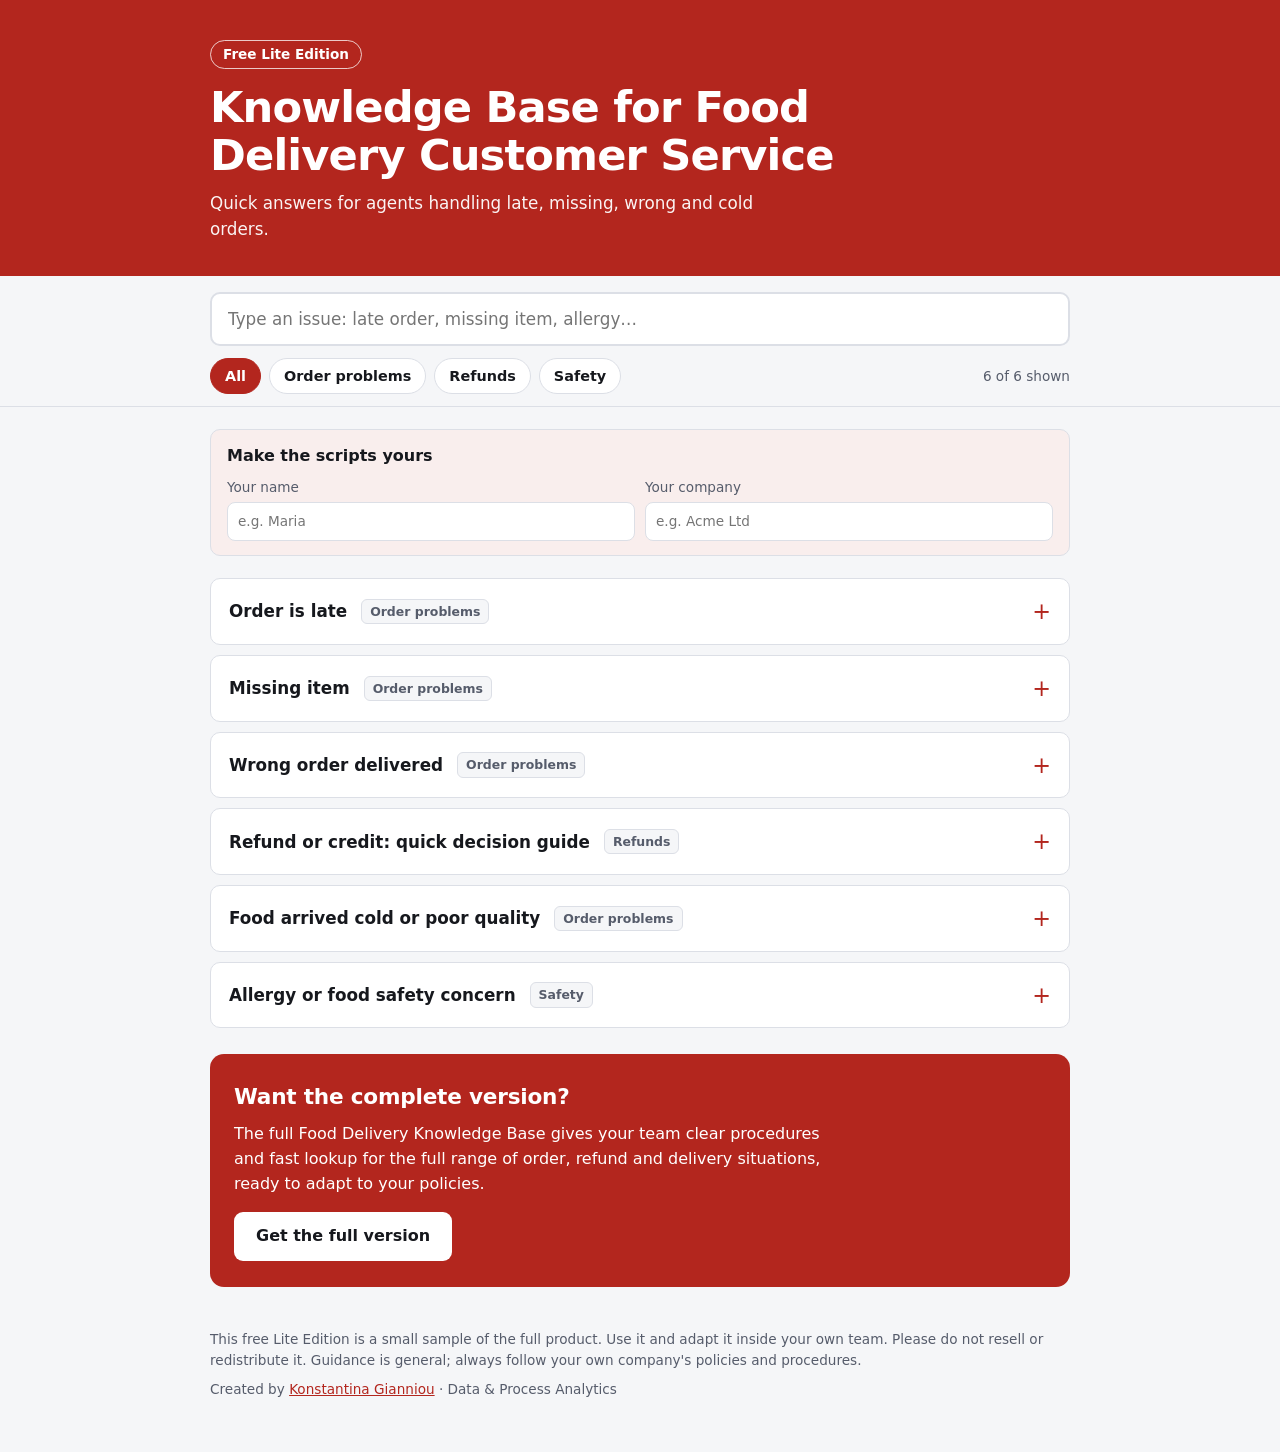
<file: Free_Food_Delivery_Support_Knowledge_Base_Lite.html>
<!DOCTYPE html>
<html lang="en">
<head>
<meta charset="utf-8">
<meta name="viewport" content="width=device-width, initial-scale=1">
<title>Knowledge Base for Food Delivery Customer Service: Free Lite Edition</title>
<style>
:root{--bg:#F5F6F8;--card:#FFFFFF;--ink:#16181D;--muted:#565C6B;--line:#DCDFE6;--accent:#B3261E;--on-accent:#FFFFFF;--accent-text:#B3261E;--soft:color-mix(in srgb,#B3261E 8%,#fff)}
@media (prefers-color-scheme:dark){:root{--bg:#13151A;--card:#1B1E25;--ink:#ECEEF2;--muted:#A5ABB9;--line:#2C303A;--accent-text:#FF9A93;--soft:color-mix(in srgb,#B3261E 22%,#1B1E25)}}
*{box-sizing:border-box}
[hidden]{display:none!important}
html{scroll-padding-top:90px}
body{margin:0;background:var(--bg);color:var(--ink);font-family:system-ui,-apple-system,"Segoe UI",Roboto,"Helvetica Neue",Arial,sans-serif;line-height:1.55;font-size:16px}
a{color:var(--accent-text)}
:focus-visible{outline:3px solid var(--accent-text);outline-offset:2px;border-radius:4px}
header{background:var(--accent);color:var(--on-accent);padding:40px 20px 34px}
.wrap{max-width:860px;margin:0 auto}
.pill{display:inline-block;border:1.5px solid rgba(255,255,255,.75);border-radius:999px;padding:3px 12px;font-size:.85rem;font-weight:600;margin-bottom:14px}
h1{margin:0 0 10px;font-size:clamp(1.8rem,4.2vw,2.7rem);line-height:1.12;letter-spacing:-.02em;font-weight:780;max-width:22ch}
header p{margin:0;font-size:1.05rem;max-width:56ch;opacity:.95}
.bar{position:sticky;top:0;z-index:5;background:var(--bg);padding:16px 20px 12px;border-bottom:1px solid var(--line)}
.search{width:100%;height:54px;font:inherit;font-size:1.05rem;padding:0 16px;border:2px solid var(--line);border-radius:10px;background:var(--card);color:var(--ink)}
.search:focus{border-color:var(--accent-text);outline:none;box-shadow:0 0 0 3px color-mix(in srgb,var(--accent-text) 30%,transparent)}
.chips{display:flex;flex-wrap:wrap;gap:8px;margin-top:12px;align-items:center}
.chip{font:inherit;font-size:.9rem;font-weight:600;padding:6px 14px;border-radius:999px;border:1.5px solid var(--line);background:var(--card);color:var(--ink);cursor:pointer}
.chip[aria-pressed=true]{background:var(--accent);border-color:var(--accent);color:var(--on-accent)}
.count{margin-left:auto;font-size:.85rem;color:var(--muted)}
main{padding:22px 20px 10px}
.personalize{background:var(--soft);border:1px solid var(--line);border-radius:10px;padding:14px 16px;margin-bottom:22px}
.personalize strong{display:block;margin-bottom:8px}
.personalize .row{display:flex;flex-wrap:wrap;gap:10px}
.personalize label{flex:1 1 200px;font-size:.85rem;color:var(--muted);display:flex;flex-direction:column;gap:4px}
.personalize input{font:inherit;padding:8px 10px;border:1.5px solid var(--line);border-radius:8px;background:var(--card);color:var(--ink)}
details.entry{background:var(--card);border:1px solid var(--line);border-radius:10px;margin-bottom:10px}
details.entry[open]{border-color:var(--accent-text)}
summary{cursor:pointer;list-style:none;display:flex;justify-content:space-between;gap:14px;align-items:center;padding:15px 18px;font-weight:650;font-size:1.05rem}
summary::-webkit-details-marker{display:none}
summary::after{content:"+";font-size:1.4rem;font-weight:400;color:var(--accent-text);margin-left:auto;padding-left:10px}
details[open] summary::after{content:"–"}
.tag{font-size:.78rem;font-weight:600;color:var(--muted);background:var(--bg);border:1px solid var(--line);border-radius:6px;padding:2px 8px;white-space:nowrap}
.body{padding:2px 18px 18px}
.when{color:var(--muted);margin:0 0 12px}
ol{margin:0 0 14px;padding-left:22px}
ol li{margin-bottom:6px;padding-left:4px}
.say{border-left:4px solid var(--accent);background:var(--soft);border-radius:0 8px 8px 0;padding:12px 14px;margin:0 0 12px}
.say b{display:block;font-size:.85rem;margin-bottom:4px;color:var(--accent-text)}
.say p{margin:0 0 10px;font-style:italic}
.copy{font:inherit;font-size:.85rem;font-weight:600;padding:5px 12px;border-radius:7px;border:1.5px solid var(--accent-text);background:transparent;color:var(--accent-text);cursor:pointer}
.copy:hover{background:var(--accent);color:var(--on-accent);border-color:var(--accent)}
.tip{margin:0;font-size:.92rem;color:var(--muted)}
.tip b{color:var(--ink)}
.tok{background:color-mix(in srgb,var(--accent-text) 16%,transparent);border-radius:4px;padding:0 3px;font-style:normal;font-weight:600}
.empty{text-align:center;padding:36px 10px;color:var(--muted)}
.upsell{background:var(--accent);color:var(--on-accent);border-radius:14px;padding:26px 24px;margin:26px 0}
.upsell h2{margin:0 0 8px;font-size:1.35rem;letter-spacing:-.01em}
.upsell p{margin:0 0 16px;max-width:60ch}
.btn{display:inline-block;background:#fff;color:#16181D;font-weight:700;text-decoration:none;padding:12px 22px;border-radius:9px}
.btn:hover{background:#F1F3F7}
footer{padding:6px 20px 44px;color:var(--muted);font-size:.85rem}
footer p{margin:0 0 8px}
@media print{header,.bar,.personalize,.upsell,.copy{display:none!important}body{background:#fff}details.entry{break-inside:avoid;border-color:#bbb}}
</style>
</head>
<body>
<header><div class="wrap">
<span class="pill">Free Lite Edition</span>
<h1>Knowledge Base for Food Delivery Customer Service</h1>
<p>Quick answers for agents handling late, missing, wrong and cold orders.</p>
</div></header>

<div class="bar"><div class="wrap">
<input id="q" class="search" type="search" placeholder="Type an issue: late order, missing item, allergy…" aria-label="Search this knowledge base" autocomplete="off">
<div class="chips" id="chips">
<button class="chip" aria-pressed="true" data-cat="All">All</button>
<button class="chip" aria-pressed="false" data-cat="Order problems">Order problems</button>
<button class="chip" aria-pressed="false" data-cat="Refunds">Refunds</button>
<button class="chip" aria-pressed="false" data-cat="Safety">Safety</button>
<span class="count" id="count" aria-live="polite"></span>
</div>
</div></div>

<main><div class="wrap">
<div class="personalize">
<strong>Make the scripts yours</strong>
<div class="row">
<label>Your name<input id="agent" type="text" placeholder="e.g. Maria" autocomplete="off"></label>
<label>Your company<input id="company" type="text" placeholder="e.g. Acme Ltd" autocomplete="off"></label>
</div>
</div>

<div id="list">
<details class="entry" data-cat="Order problems" data-text="order is late customer contacts you because the order has not arrived within the estimated time. open the live order status and see where the courier is and the latest eta. apologize and tell them the real eta, not a guess. if the courier is stuck or unassigned, escalate to dispatch to reassign. if the delay passes your threshold, offer compensation per policy and record it. i&#x27;m really sorry your order is late, agent from company here. i can see it right now: [status and eta]. let me [action] so you get it as fast as possible. give the customer a concrete next update time, for example: &quot;i&#x27;ll check again in 10 minutes.&quot; order problems"><summary><span>Order is late</span><span class="tag">Order problems</span></summary><div class="body"><p class="when">Customer contacts you because the order has not arrived within the estimated time.</p><ol><li>Open the live order status and see where the courier is and the latest ETA.</li><li>Apologize and tell them the real ETA, not a guess.</li><li>If the courier is stuck or unassigned, escalate to dispatch to reassign.</li><li>If the delay passes your threshold, offer compensation per policy and record it.</li></ol><div class="say"><b>Say this</b><p id="s0">I&#x27;m really sorry your order is late, <span class="tok" data-k="agent" data-ph="[your name]">[your name]</span> from <span class="tok" data-k="company" data-ph="[your company]">[your company]</span> here. I can see it right now: [status and ETA]. Let me [action] so you get it as fast as possible.</p><button class="copy" data-target="s0" type="button">Copy script</button></div><p class="tip"><b>Tip:</b> Give the customer a concrete next update time, for example: &quot;I&#x27;ll check again in 10 minutes.&quot;</p></div></details>
<details class="entry" data-cat="Order problems" data-text="missing item the order arrived but something is not in the bag. ask which item is missing and check it against the order. apologize and confirm you will fix it. refund or credit the missing item according to your policy (photo evidence if required). log the restaurant and item so the partner can be given feedback. i&#x27;m sorry about that. i can see [item] was on your order. i&#x27;ll [refund/credit] it right away, and i&#x27;ll make sure the restaurant is told.  order problems"><summary><span>Missing item</span><span class="tag">Order problems</span></summary><div class="body"><p class="when">The order arrived but something is not in the bag.</p><ol><li>Ask which item is missing and check it against the order.</li><li>Apologize and confirm you will fix it.</li><li>Refund or credit the missing item according to your policy (photo evidence if required).</li><li>Log the restaurant and item so the partner can be given feedback.</li></ol><div class="say"><b>Say this</b><p id="s1">I&#x27;m sorry about that. I can see [item] was on your order. I&#x27;ll [refund/credit] it right away, and I&#x27;ll make sure the restaurant is told.</p><button class="copy" data-target="s1" type="button">Copy script</button></div></div></details>
<details class="entry" data-cat="Order problems" data-text="wrong order delivered customer received food that is not theirs or not what they ordered. confirm the order number and what they received. check whether the error is the restaurant&#x27;s, the courier&#x27;s or a mix-up. offer a remake or a full refund, depending on your policy and time available. tell them whether they need to return anything (usually not). i&#x27;m sorry we got that wrong. let&#x27;s put it right. i can [send a new order / refund the full amount]. which would you prefer?  order problems"><summary><span>Wrong order delivered</span><span class="tag">Order problems</span></summary><div class="body"><p class="when">Customer received food that is not theirs or not what they ordered.</p><ol><li>Confirm the order number and what they received.</li><li>Check whether the error is the restaurant&#x27;s, the courier&#x27;s or a mix-up.</li><li>Offer a remake or a full refund, depending on your policy and time available.</li><li>Tell them whether they need to return anything (usually not).</li></ol><div class="say"><b>Say this</b><p id="s2">I&#x27;m sorry we got that wrong. Let&#x27;s put it right. I can [send a new order / refund the full amount]. Which would you prefer?</p><button class="copy" data-target="s2" type="button">Copy script</button></div></div></details>
<details class="entry" data-cat="Refunds" data-text="refund or credit: quick decision guide you need to decide how to compensate, and who is responsible. identify who caused the issue: restaurant, courier or platform. check the customer&#x27;s recent history for repeat patterns. apply the matching policy: full refund, partial refund or credit. document the reason and the decision so it can be reviewed.  [replace the thresholds with your own policy. the full version includes editable decision tables.] refunds"><summary><span>Refund or credit: quick decision guide</span><span class="tag">Refunds</span></summary><div class="body"><p class="when">You need to decide how to compensate, and who is responsible.</p><ol><li>Identify who caused the issue: restaurant, courier or platform.</li><li>Check the customer&#x27;s recent history for repeat patterns.</li><li>Apply the matching policy: full refund, partial refund or credit.</li><li>Document the reason and the decision so it can be reviewed.</li></ol><p class="tip"><b>Note:</b> [Replace the thresholds with your own policy. The full version includes editable decision tables.]</p></div></details>
<details class="entry" data-cat="Order problems" data-text="food arrived cold or poor quality customer is unhappy with temperature or quality. apologize without arguing about whose fault it was. ask what was wrong and, if your policy needs it, request a photo. offer the appropriate compensation. record the restaurant and issue for quality monitoring. i&#x27;m sorry your meal wasn&#x27;t what you expected. thanks for telling us. i&#x27;d like to make it right, so could you tell me a bit more about what happened?  order problems"><summary><span>Food arrived cold or poor quality</span><span class="tag">Order problems</span></summary><div class="body"><p class="when">Customer is unhappy with temperature or quality.</p><ol><li>Apologize without arguing about whose fault it was.</li><li>Ask what was wrong and, if your policy needs it, request a photo.</li><li>Offer the appropriate compensation.</li><li>Record the restaurant and issue for quality monitoring.</li></ol><div class="say"><b>Say this</b><p id="s4">I&#x27;m sorry your meal wasn&#x27;t what you expected. Thanks for telling us. I&#x27;d like to make it right, so could you tell me a bit more about what happened?</p><button class="copy" data-target="s4" type="button">Copy script</button></div></div></details>
<details class="entry" data-cat="Safety" data-text="allergy or food safety concern customer reports an allergic reaction, possible contamination or foreign object. always treat as high priority. take it seriously and stay calm; do not speculate about the cause. if they describe serious symptoms, tell them to seek medical help immediately. record the order, food item, what was found or eaten, and symptoms. escalate straight away to your safety or quality team per procedure. do not promise outcomes; confirm someone will follow up. thank you for telling us. your health comes first. if you have any serious symptoms, please contact a doctor or emergency services now. i&#x27;m noting all the details and passing this to our safety team right away. never handle this as a normal refund case. safety"><summary><span>Allergy or food safety concern</span><span class="tag">Safety</span></summary><div class="body"><p class="when">Customer reports an allergic reaction, possible contamination or foreign object. Always treat as high priority.</p><ol><li>Take it seriously and stay calm; do not speculate about the cause.</li><li>If they describe serious symptoms, tell them to seek medical help immediately.</li><li>Record the order, food item, what was found or eaten, and symptoms.</li><li>Escalate straight away to your safety or quality team per procedure.</li><li>Do not promise outcomes; confirm someone will follow up.</li></ol><div class="say"><b>Say this</b><p id="s5">Thank you for telling us. Your health comes first. If you have any serious symptoms, please contact a doctor or emergency services now. I&#x27;m noting all the details and passing this to our safety team right away.</p><button class="copy" data-target="s5" type="button">Copy script</button></div><p class="tip"><b>Tip:</b> Never handle this as a normal refund case.</p></div></details>
</div>
<div class="empty" id="empty" hidden><p><b>Nothing matches that search.</b><br>Try one word (like &ldquo;refund&rdquo;) or choose a different category. The full version covers many more situations.</p></div>

<section class="upsell">
<h2>Want the complete version?</h2>
<p>The full Food Delivery Knowledge Base gives your team clear procedures and fast lookup for the full range of order, refund and delivery situations, ready to adapt to your policies.</p>
<a class="btn" href="https://payhip.com/b/VkHqT" target="_blank" rel="noopener">Get the full version</a>
</section>
</div></main>

<footer><div class="wrap">
<p>This free Lite Edition is a small sample of the full product. Use it and adapt it inside your own team. Please do not resell or redistribute it. Guidance is general; always follow your own company's policies and procedures.</p>
<p>Created by <a href="https://kongianniou.github.io/" target="_blank" rel="noopener">Konstantina Gianniou</a> &middot; Data &amp; Process Analytics</p>
</div></footer>

<script>
(function(){
  var q=document.getElementById('q'),chips=[].slice.call(document.querySelectorAll('.chip')),
      items=[].slice.call(document.querySelectorAll('.entry')),empty=document.getElementById('empty'),
      count=document.getElementById('count'),cat='All';
  function apply(){
    var terms=q.value.trim().toLowerCase().split(/\s+/).filter(Boolean),n=0;
    items.forEach(function(e){
      var ok=(cat==='All'||e.dataset.cat===cat)&&terms.every(function(t){return e.dataset.text.indexOf(t)>-1});
      e.hidden=!ok; if(ok)n++;
    });
    empty.hidden=n!==0;
    count.textContent=n+' of '+items.length+' shown';
  }
  q.addEventListener('input',apply);
  chips.forEach(function(c){c.addEventListener('click',function(){
    cat=c.dataset.cat; chips.forEach(function(x){x.setAttribute('aria-pressed',x===c?'true':'false')}); apply();
  })});
  /* personalization */
  var fields={agent:document.getElementById('agent'),company:document.getElementById('company')};
  function tokens(){
    [].forEach.call(document.querySelectorAll('.tok[data-k]'),function(t){
      var f=fields[t.dataset.k]; if(!f) return;
      t.textContent=f.value.trim()||t.dataset.ph;
    });
  }
  Object.keys(fields).forEach(function(k){
    try{var v=localStorage.getItem('lite_'+k); if(v) fields[k].value=v;}catch(e){}
    fields[k].addEventListener('input',function(){
      try{localStorage.setItem('lite_'+k,fields[k].value)}catch(e){}
      tokens();
    });
  });
  tokens();
  /* copy buttons */
  [].forEach.call(document.querySelectorAll('.copy'),function(b){
    b.addEventListener('click',function(){
      var text=document.getElementById(b.dataset.target).textContent.trim();
      function done(){var o=b.textContent;b.textContent='Copied';setTimeout(function(){b.textContent=o},1500)}
      if(navigator.clipboard&&navigator.clipboard.writeText){navigator.clipboard.writeText(text).then(done,fallback)}else{fallback()}
      function fallback(){var a=document.createElement('textarea');a.value=text;document.body.appendChild(a);a.select();try{document.execCommand('copy');done()}catch(e){}document.body.removeChild(a)}
    });
  });
  window.addEventListener('beforeprint',function(){items.forEach(function(e){e.open=true})});
  apply();
})();
</script>
</body>
</html>
</file>
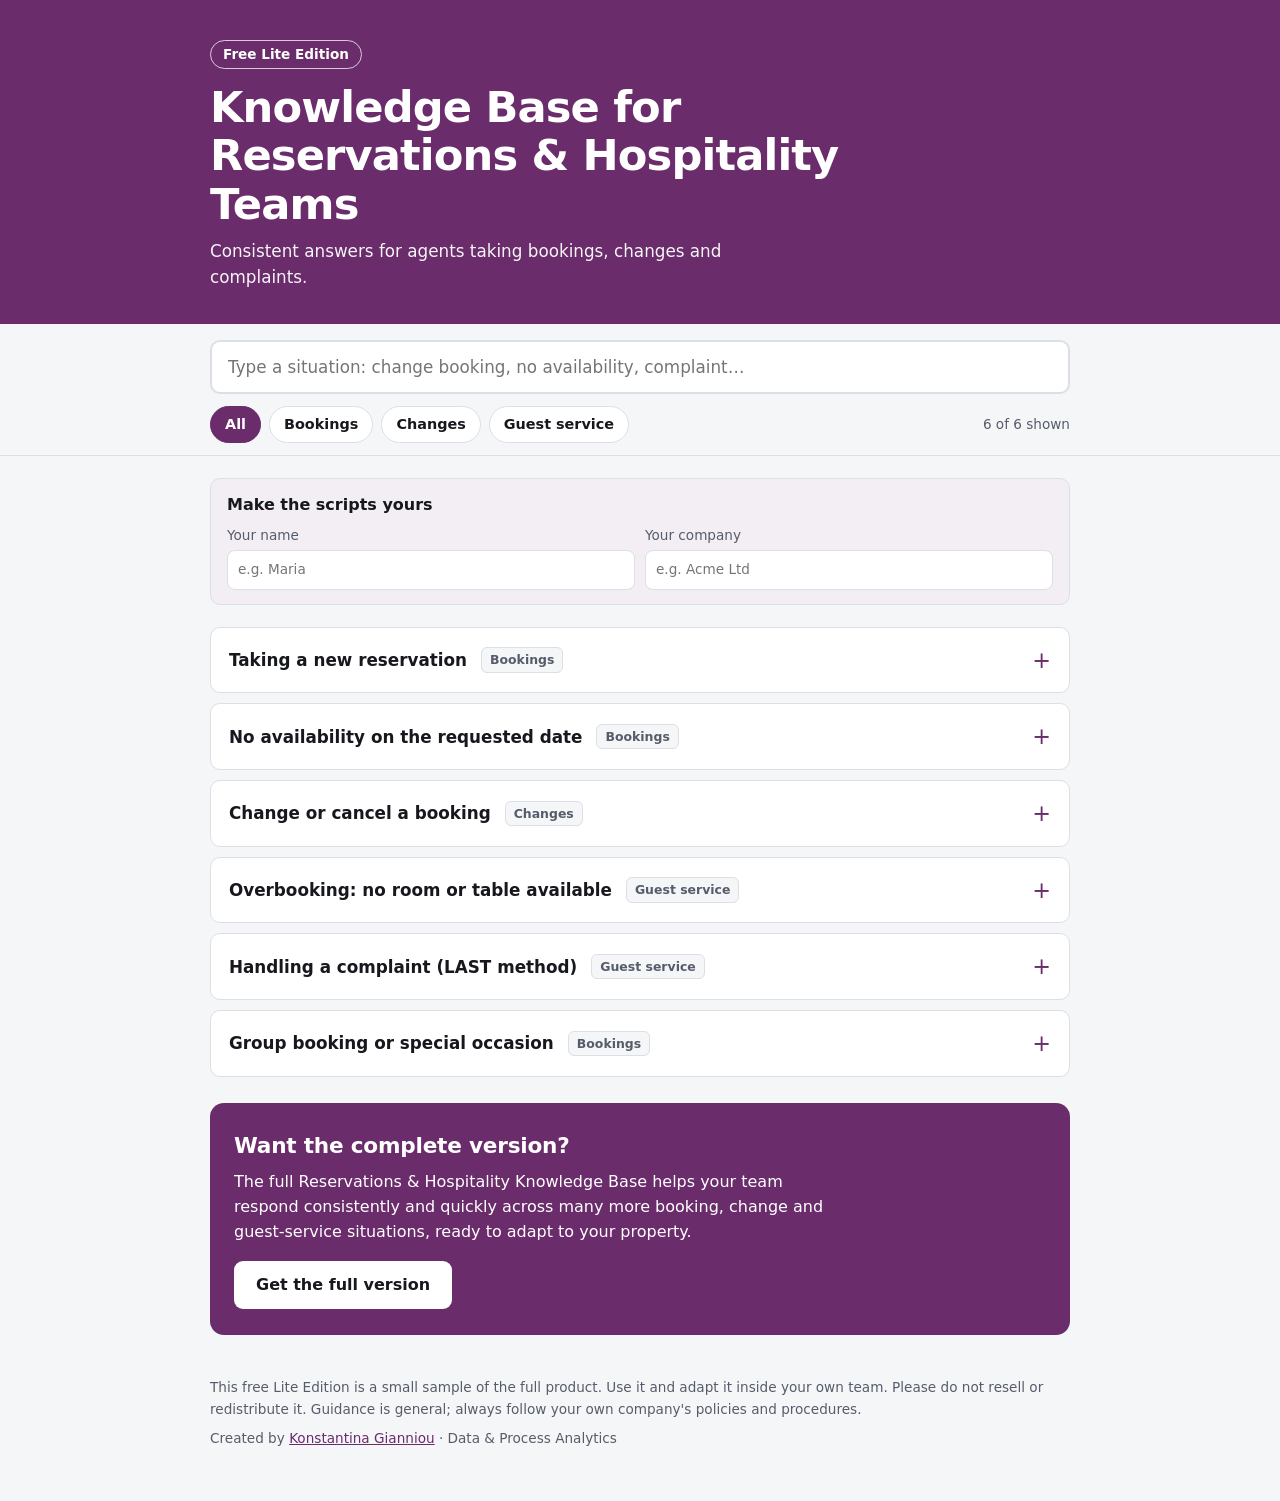
<file: Free_Reservations_Hospitality_Knowledge_Base_Lite.html>
<!DOCTYPE html>
<html lang="en">
<head>
<meta charset="utf-8">
<meta name="viewport" content="width=device-width, initial-scale=1">
<title>Knowledge Base for Reservations &amp; Hospitality Teams: Free Lite Edition</title>
<style>
:root{--bg:#F5F6F8;--card:#FFFFFF;--ink:#16181D;--muted:#565C6B;--line:#DCDFE6;--accent:#6A2C6B;--on-accent:#FFFFFF;--accent-text:#6A2C6B;--soft:color-mix(in srgb,#6A2C6B 8%,#fff)}
@media (prefers-color-scheme:dark){:root{--bg:#13151A;--card:#1B1E25;--ink:#ECEEF2;--muted:#A5ABB9;--line:#2C303A;--accent-text:#E0A6E1;--soft:color-mix(in srgb,#6A2C6B 22%,#1B1E25)}}
*{box-sizing:border-box}
[hidden]{display:none!important}
html{scroll-padding-top:90px}
body{margin:0;background:var(--bg);color:var(--ink);font-family:system-ui,-apple-system,"Segoe UI",Roboto,"Helvetica Neue",Arial,sans-serif;line-height:1.55;font-size:16px}
a{color:var(--accent-text)}
:focus-visible{outline:3px solid var(--accent-text);outline-offset:2px;border-radius:4px}
header{background:var(--accent);color:var(--on-accent);padding:40px 20px 34px}
.wrap{max-width:860px;margin:0 auto}
.pill{display:inline-block;border:1.5px solid rgba(255,255,255,.75);border-radius:999px;padding:3px 12px;font-size:.85rem;font-weight:600;margin-bottom:14px}
h1{margin:0 0 10px;font-size:clamp(1.8rem,4.2vw,2.7rem);line-height:1.12;letter-spacing:-.02em;font-weight:780;max-width:22ch}
header p{margin:0;font-size:1.05rem;max-width:56ch;opacity:.95}
.bar{position:sticky;top:0;z-index:5;background:var(--bg);padding:16px 20px 12px;border-bottom:1px solid var(--line)}
.search{width:100%;height:54px;font:inherit;font-size:1.05rem;padding:0 16px;border:2px solid var(--line);border-radius:10px;background:var(--card);color:var(--ink)}
.search:focus{border-color:var(--accent-text);outline:none;box-shadow:0 0 0 3px color-mix(in srgb,var(--accent-text) 30%,transparent)}
.chips{display:flex;flex-wrap:wrap;gap:8px;margin-top:12px;align-items:center}
.chip{font:inherit;font-size:.9rem;font-weight:600;padding:6px 14px;border-radius:999px;border:1.5px solid var(--line);background:var(--card);color:var(--ink);cursor:pointer}
.chip[aria-pressed=true]{background:var(--accent);border-color:var(--accent);color:var(--on-accent)}
.count{margin-left:auto;font-size:.85rem;color:var(--muted)}
main{padding:22px 20px 10px}
.personalize{background:var(--soft);border:1px solid var(--line);border-radius:10px;padding:14px 16px;margin-bottom:22px}
.personalize strong{display:block;margin-bottom:8px}
.personalize .row{display:flex;flex-wrap:wrap;gap:10px}
.personalize label{flex:1 1 200px;font-size:.85rem;color:var(--muted);display:flex;flex-direction:column;gap:4px}
.personalize input{font:inherit;padding:8px 10px;border:1.5px solid var(--line);border-radius:8px;background:var(--card);color:var(--ink)}
details.entry{background:var(--card);border:1px solid var(--line);border-radius:10px;margin-bottom:10px}
details.entry[open]{border-color:var(--accent-text)}
summary{cursor:pointer;list-style:none;display:flex;justify-content:space-between;gap:14px;align-items:center;padding:15px 18px;font-weight:650;font-size:1.05rem}
summary::-webkit-details-marker{display:none}
summary::after{content:"+";font-size:1.4rem;font-weight:400;color:var(--accent-text);margin-left:auto;padding-left:10px}
details[open] summary::after{content:"–"}
.tag{font-size:.78rem;font-weight:600;color:var(--muted);background:var(--bg);border:1px solid var(--line);border-radius:6px;padding:2px 8px;white-space:nowrap}
.body{padding:2px 18px 18px}
.when{color:var(--muted);margin:0 0 12px}
ol{margin:0 0 14px;padding-left:22px}
ol li{margin-bottom:6px;padding-left:4px}
.say{border-left:4px solid var(--accent);background:var(--soft);border-radius:0 8px 8px 0;padding:12px 14px;margin:0 0 12px}
.say b{display:block;font-size:.85rem;margin-bottom:4px;color:var(--accent-text)}
.say p{margin:0 0 10px;font-style:italic}
.copy{font:inherit;font-size:.85rem;font-weight:600;padding:5px 12px;border-radius:7px;border:1.5px solid var(--accent-text);background:transparent;color:var(--accent-text);cursor:pointer}
.copy:hover{background:var(--accent);color:var(--on-accent);border-color:var(--accent)}
.tip{margin:0;font-size:.92rem;color:var(--muted)}
.tip b{color:var(--ink)}
.tok{background:color-mix(in srgb,var(--accent-text) 16%,transparent);border-radius:4px;padding:0 3px;font-style:normal;font-weight:600}
.empty{text-align:center;padding:36px 10px;color:var(--muted)}
.upsell{background:var(--accent);color:var(--on-accent);border-radius:14px;padding:26px 24px;margin:26px 0}
.upsell h2{margin:0 0 8px;font-size:1.35rem;letter-spacing:-.01em}
.upsell p{margin:0 0 16px;max-width:60ch}
.btn{display:inline-block;background:#fff;color:#16181D;font-weight:700;text-decoration:none;padding:12px 22px;border-radius:9px}
.btn:hover{background:#F1F3F7}
footer{padding:6px 20px 44px;color:var(--muted);font-size:.85rem}
footer p{margin:0 0 8px}
@media print{header,.bar,.personalize,.upsell,.copy{display:none!important}body{background:#fff}details.entry{break-inside:avoid;border-color:#bbb}}
</style>
</head>
<body>
<header><div class="wrap">
<span class="pill">Free Lite Edition</span>
<h1>Knowledge Base for Reservations &amp; Hospitality Teams</h1>
<p>Consistent answers for agents taking bookings, changes and complaints.</p>
</div></header>

<div class="bar"><div class="wrap">
<input id="q" class="search" type="search" placeholder="Type a situation: change booking, no availability, complaint…" aria-label="Search this knowledge base" autocomplete="off">
<div class="chips" id="chips">
<button class="chip" aria-pressed="true" data-cat="All">All</button>
<button class="chip" aria-pressed="false" data-cat="Bookings">Bookings</button>
<button class="chip" aria-pressed="false" data-cat="Changes">Changes</button>
<button class="chip" aria-pressed="false" data-cat="Guest service">Guest service</button>
<span class="count" id="count" aria-live="polite"></span>
</div>
</div></div>

<main><div class="wrap">
<div class="personalize">
<strong>Make the scripts yours</strong>
<div class="row">
<label>Your name<input id="agent" type="text" placeholder="e.g. Maria" autocomplete="off"></label>
<label>Your company<input id="company" type="text" placeholder="e.g. Acme Ltd" autocomplete="off"></label>
</div>
</div>

<div id="list">
<details class="entry" data-cat="Bookings" data-text="taking a new reservation every new booking, by phone, email or chat. greet warmly and ask for the dates or date and time. collect: name, phone and email, party size or guests, and any special requests. ask about dietary needs, accessibility and the occasion. state the deposit and cancellation policy clearly. repeat all details back and send a written confirmation. thank you for calling company, agent speaking. i&#x27;d be happy to help with your booking. what date and time were you thinking of, and for how many people? reading details back is the single best way to prevent no-shows and mistakes. bookings"><summary><span>Taking a new reservation</span><span class="tag">Bookings</span></summary><div class="body"><p class="when">Every new booking, by phone, email or chat.</p><ol><li>Greet warmly and ask for the dates or date and time.</li><li>Collect: name, phone and email, party size or guests, and any special requests.</li><li>Ask about dietary needs, accessibility and the occasion.</li><li>State the deposit and cancellation policy clearly.</li><li>Repeat all details back and send a written confirmation.</li></ol><div class="say"><b>Say this</b><p id="s0">Thank you for calling <span class="tok" data-k="company" data-ph="[your company]">[your company]</span>, <span class="tok" data-k="agent" data-ph="[your name]">[your name]</span> speaking. I&#x27;d be happy to help with your booking. What date and time were you thinking of, and for how many people?</p><button class="copy" data-target="s0" type="button">Copy script</button></div><p class="tip"><b>Tip:</b> Reading details back is the single best way to prevent no-shows and mistakes.</p></div></details>
<details class="entry" data-cat="Bookings" data-text="no availability on the requested date the date or time the guest wants is fully booked. apologize, then immediately offer alternatives. suggest nearby times or dates, or another room or table type. offer to add them to the waiting list and explain how they will be contacted. confirm whichever option they choose in writing. i&#x27;m sorry, we&#x27;re fully booked at that time. i can offer you [option 1] or [option 2]. i can also add you to our waiting list and contact you if something opens up. never end with &quot;no&quot;. always end with an option. bookings"><summary><span>No availability on the requested date</span><span class="tag">Bookings</span></summary><div class="body"><p class="when">The date or time the guest wants is fully booked.</p><ol><li>Apologize, then immediately offer alternatives.</li><li>Suggest nearby times or dates, or another room or table type.</li><li>Offer to add them to the waiting list and explain how they will be contacted.</li><li>Confirm whichever option they choose in writing.</li></ol><div class="say"><b>Say this</b><p id="s1">I&#x27;m sorry, we&#x27;re fully booked at that time. I can offer you [option 1] or [option 2]. I can also add you to our waiting list and contact you if something opens up.</p><button class="copy" data-target="s1" type="button">Copy script</button></div><p class="tip"><b>Tip:</b> Never end with &quot;no&quot;. Always end with an option.</p></div></details>
<details class="entry" data-cat="Changes" data-text="change or cancel a booking a guest asks to move or cancel an existing reservation. find the booking and verify the guest&#x27;s details. check the change and cancellation policy and how much notice they have given. offer to change the date before cancelling, if it suits them. explain any fee or deposit consequence clearly. send written confirmation and release the space. of course, i can help with that. let me find your booking. if it helps, i can also look at moving it to another date instead of cancelling. [replace with your own cancellation policy wording.] changes"><summary><span>Change or cancel a booking</span><span class="tag">Changes</span></summary><div class="body"><p class="when">A guest asks to move or cancel an existing reservation.</p><ol><li>Find the booking and verify the guest&#x27;s details.</li><li>Check the change and cancellation policy and how much notice they have given.</li><li>Offer to change the date before cancelling, if it suits them.</li><li>Explain any fee or deposit consequence clearly.</li><li>Send written confirmation and release the space.</li></ol><div class="say"><b>Say this</b><p id="s2">Of course, I can help with that. Let me find your booking. If it helps, I can also look at moving it to another date instead of cancelling.</p><button class="copy" data-target="s2" type="button">Copy script</button></div><p class="tip"><b>Note:</b> [Replace with your own cancellation policy wording.]</p></div></details>
<details class="entry" data-cat="Guest service" data-text="overbooking: no room or table available you cannot honor a confirmed booking. this is high-stakes, so act fast and honestly. apologize sincerely and take responsibility; do not blame the system. present the solution first: an alternative nearby, an upgrade or a later slot. offer suitable compensation as per policy. escalate to a manager and follow up after the visit. i&#x27;m very sorry. we made a mistake and i want to fix it now. here&#x27;s what i can do for you: [solution]. i&#x27;d also like to [compensation]. guests forgive mistakes handled well far more than they forgive mistakes ignored. guest service"><summary><span>Overbooking: no room or table available</span><span class="tag">Guest service</span></summary><div class="body"><p class="when">You cannot honor a confirmed booking. This is high-stakes, so act fast and honestly.</p><ol><li>Apologize sincerely and take responsibility; do not blame the system.</li><li>Present the solution first: an alternative nearby, an upgrade or a later slot.</li><li>Offer suitable compensation as per policy.</li><li>Escalate to a manager and follow up after the visit.</li></ol><div class="say"><b>Say this</b><p id="s3">I&#x27;m very sorry. We made a mistake and I want to fix it now. Here&#x27;s what I can do for you: [solution]. I&#x27;d also like to [compensation].</p><button class="copy" data-target="s3" type="button">Copy script</button></div><p class="tip"><b>Tip:</b> Guests forgive mistakes handled well far more than they forgive mistakes ignored.</p></div></details>
<details class="entry" data-cat="Guest service" data-text="handling a complaint (last method) a guest is unhappy about their stay, meal or service. listen: let them finish without interrupting, and take notes. apologize: for how they felt, even before the facts are established. solve: offer a specific solution, and ask if it works for them. thank: thank them for telling you and confirm follow-up. thank you for telling me, and i&#x27;m sorry that your experience wasn&#x27;t what it should have been. let me make sure i understand… [summary]. here&#x27;s what i can do: [solution]. does that work for you?  guest service"><summary><span>Handling a complaint (LAST method)</span><span class="tag">Guest service</span></summary><div class="body"><p class="when">A guest is unhappy about their stay, meal or service.</p><ol><li>Listen: let them finish without interrupting, and take notes.</li><li>Apologize: for how they felt, even before the facts are established.</li><li>Solve: offer a specific solution, and ask if it works for them.</li><li>Thank: thank them for telling you and confirm follow-up.</li></ol><div class="say"><b>Say this</b><p id="s4">Thank you for telling me, and I&#x27;m sorry that your experience wasn&#x27;t what it should have been. Let me make sure I understand… [summary]. Here&#x27;s what I can do: [solution]. Does that work for you?</p><button class="copy" data-target="s4" type="button">Copy script</button></div></div></details>
<details class="entry" data-cat="Bookings" data-text="group booking or special occasion birthdays, weddings, corporate groups and other bookings that need extra planning. take the occasion, number of guests, date, time and budget. confirm one named contact person for the group. explain the deposit, final numbers deadline and menu or room options. send a written summary and set a reminder to confirm final numbers. congratulations, we&#x27;d love to host you. let me take a few details so we can make it special: how many guests, what date, and who will be our main contact?  bookings"><summary><span>Group booking or special occasion</span><span class="tag">Bookings</span></summary><div class="body"><p class="when">Birthdays, weddings, corporate groups and other bookings that need extra planning.</p><ol><li>Take the occasion, number of guests, date, time and budget.</li><li>Confirm one named contact person for the group.</li><li>Explain the deposit, final numbers deadline and menu or room options.</li><li>Send a written summary and set a reminder to confirm final numbers.</li></ol><div class="say"><b>Say this</b><p id="s5">Congratulations, we&#x27;d love to host you. Let me take a few details so we can make it special: how many guests, what date, and who will be our main contact?</p><button class="copy" data-target="s5" type="button">Copy script</button></div></div></details>
</div>
<div class="empty" id="empty" hidden><p><b>Nothing matches that search.</b><br>Try one word (like &ldquo;refund&rdquo;) or choose a different category. The full version covers many more situations.</p></div>

<section class="upsell">
<h2>Want the complete version?</h2>
<p>The full Reservations &amp; Hospitality Knowledge Base helps your team respond consistently and quickly across many more booking, change and guest-service situations, ready to adapt to your property.</p>
<a class="btn" href="https://payhip.com/b/GzCWZ" target="_blank" rel="noopener">Get the full version</a>
</section>
</div></main>

<footer><div class="wrap">
<p>This free Lite Edition is a small sample of the full product. Use it and adapt it inside your own team. Please do not resell or redistribute it. Guidance is general; always follow your own company's policies and procedures.</p>
<p>Created by <a href="https://kongianniou.github.io/" target="_blank" rel="noopener">Konstantina Gianniou</a> &middot; Data &amp; Process Analytics</p>
</div></footer>

<script>
(function(){
  var q=document.getElementById('q'),chips=[].slice.call(document.querySelectorAll('.chip')),
      items=[].slice.call(document.querySelectorAll('.entry')),empty=document.getElementById('empty'),
      count=document.getElementById('count'),cat='All';
  function apply(){
    var terms=q.value.trim().toLowerCase().split(/\s+/).filter(Boolean),n=0;
    items.forEach(function(e){
      var ok=(cat==='All'||e.dataset.cat===cat)&&terms.every(function(t){return e.dataset.text.indexOf(t)>-1});
      e.hidden=!ok; if(ok)n++;
    });
    empty.hidden=n!==0;
    count.textContent=n+' of '+items.length+' shown';
  }
  q.addEventListener('input',apply);
  chips.forEach(function(c){c.addEventListener('click',function(){
    cat=c.dataset.cat; chips.forEach(function(x){x.setAttribute('aria-pressed',x===c?'true':'false')}); apply();
  })});
  /* personalization */
  var fields={agent:document.getElementById('agent'),company:document.getElementById('company')};
  function tokens(){
    [].forEach.call(document.querySelectorAll('.tok[data-k]'),function(t){
      var f=fields[t.dataset.k]; if(!f) return;
      t.textContent=f.value.trim()||t.dataset.ph;
    });
  }
  Object.keys(fields).forEach(function(k){
    try{var v=localStorage.getItem('lite_'+k); if(v) fields[k].value=v;}catch(e){}
    fields[k].addEventListener('input',function(){
      try{localStorage.setItem('lite_'+k,fields[k].value)}catch(e){}
      tokens();
    });
  });
  tokens();
  /* copy buttons */
  [].forEach.call(document.querySelectorAll('.copy'),function(b){
    b.addEventListener('click',function(){
      var text=document.getElementById(b.dataset.target).textContent.trim();
      function done(){var o=b.textContent;b.textContent='Copied';setTimeout(function(){b.textContent=o},1500)}
      if(navigator.clipboard&&navigator.clipboard.writeText){navigator.clipboard.writeText(text).then(done,fallback)}else{fallback()}
      function fallback(){var a=document.createElement('textarea');a.value=text;document.body.appendChild(a);a.select();try{document.execCommand('copy');done()}catch(e){}document.body.removeChild(a)}
    });
  });
  window.addEventListener('beforeprint',function(){items.forEach(function(e){e.open=true})});
  apply();
})();
</script>
</body>
</html>
</file>
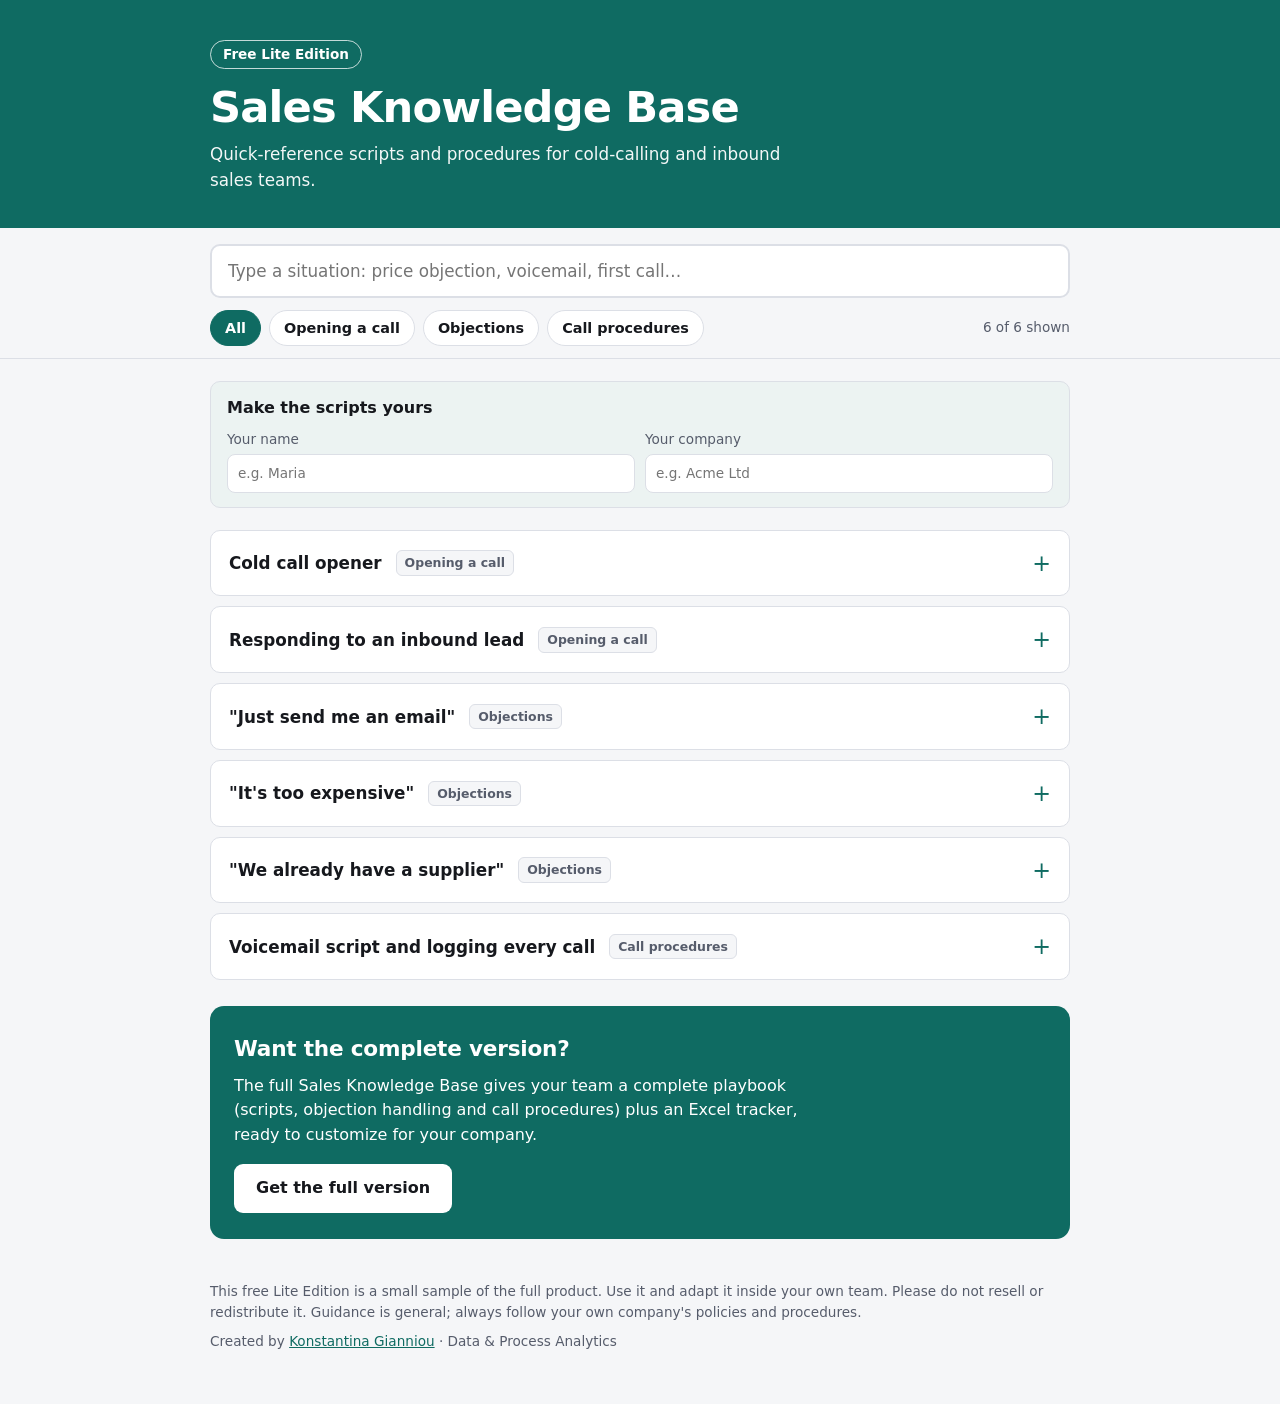
<file: Free_Sales_Knowledge_Base_Lite.html>
<!DOCTYPE html>
<html lang="en">
<head>
<meta charset="utf-8">
<meta name="viewport" content="width=device-width, initial-scale=1">
<title>Sales Knowledge Base: Free Lite Edition</title>
<style>
:root{--bg:#F5F6F8;--card:#FFFFFF;--ink:#16181D;--muted:#565C6B;--line:#DCDFE6;--accent:#0F6B62;--on-accent:#FFFFFF;--accent-text:#0F6B62;--soft:color-mix(in srgb,#0F6B62 8%,#fff)}
@media (prefers-color-scheme:dark){:root{--bg:#13151A;--card:#1B1E25;--ink:#ECEEF2;--muted:#A5ABB9;--line:#2C303A;--accent-text:#5CCBBE;--soft:color-mix(in srgb,#0F6B62 22%,#1B1E25)}}
*{box-sizing:border-box}
[hidden]{display:none!important}
html{scroll-padding-top:90px}
body{margin:0;background:var(--bg);color:var(--ink);font-family:system-ui,-apple-system,"Segoe UI",Roboto,"Helvetica Neue",Arial,sans-serif;line-height:1.55;font-size:16px}
a{color:var(--accent-text)}
:focus-visible{outline:3px solid var(--accent-text);outline-offset:2px;border-radius:4px}
header{background:var(--accent);color:var(--on-accent);padding:40px 20px 34px}
.wrap{max-width:860px;margin:0 auto}
.pill{display:inline-block;border:1.5px solid rgba(255,255,255,.75);border-radius:999px;padding:3px 12px;font-size:.85rem;font-weight:600;margin-bottom:14px}
h1{margin:0 0 10px;font-size:clamp(1.8rem,4.2vw,2.7rem);line-height:1.12;letter-spacing:-.02em;font-weight:780;max-width:22ch}
header p{margin:0;font-size:1.05rem;max-width:56ch;opacity:.95}
.bar{position:sticky;top:0;z-index:5;background:var(--bg);padding:16px 20px 12px;border-bottom:1px solid var(--line)}
.search{width:100%;height:54px;font:inherit;font-size:1.05rem;padding:0 16px;border:2px solid var(--line);border-radius:10px;background:var(--card);color:var(--ink)}
.search:focus{border-color:var(--accent-text);outline:none;box-shadow:0 0 0 3px color-mix(in srgb,var(--accent-text) 30%,transparent)}
.chips{display:flex;flex-wrap:wrap;gap:8px;margin-top:12px;align-items:center}
.chip{font:inherit;font-size:.9rem;font-weight:600;padding:6px 14px;border-radius:999px;border:1.5px solid var(--line);background:var(--card);color:var(--ink);cursor:pointer}
.chip[aria-pressed=true]{background:var(--accent);border-color:var(--accent);color:var(--on-accent)}
.count{margin-left:auto;font-size:.85rem;color:var(--muted)}
main{padding:22px 20px 10px}
.personalize{background:var(--soft);border:1px solid var(--line);border-radius:10px;padding:14px 16px;margin-bottom:22px}
.personalize strong{display:block;margin-bottom:8px}
.personalize .row{display:flex;flex-wrap:wrap;gap:10px}
.personalize label{flex:1 1 200px;font-size:.85rem;color:var(--muted);display:flex;flex-direction:column;gap:4px}
.personalize input{font:inherit;padding:8px 10px;border:1.5px solid var(--line);border-radius:8px;background:var(--card);color:var(--ink)}
details.entry{background:var(--card);border:1px solid var(--line);border-radius:10px;margin-bottom:10px}
details.entry[open]{border-color:var(--accent-text)}
summary{cursor:pointer;list-style:none;display:flex;justify-content:space-between;gap:14px;align-items:center;padding:15px 18px;font-weight:650;font-size:1.05rem}
summary::-webkit-details-marker{display:none}
summary::after{content:"+";font-size:1.4rem;font-weight:400;color:var(--accent-text);margin-left:auto;padding-left:10px}
details[open] summary::after{content:"–"}
.tag{font-size:.78rem;font-weight:600;color:var(--muted);background:var(--bg);border:1px solid var(--line);border-radius:6px;padding:2px 8px;white-space:nowrap}
.body{padding:2px 18px 18px}
.when{color:var(--muted);margin:0 0 12px}
ol{margin:0 0 14px;padding-left:22px}
ol li{margin-bottom:6px;padding-left:4px}
.say{border-left:4px solid var(--accent);background:var(--soft);border-radius:0 8px 8px 0;padding:12px 14px;margin:0 0 12px}
.say b{display:block;font-size:.85rem;margin-bottom:4px;color:var(--accent-text)}
.say p{margin:0 0 10px;font-style:italic}
.copy{font:inherit;font-size:.85rem;font-weight:600;padding:5px 12px;border-radius:7px;border:1.5px solid var(--accent-text);background:transparent;color:var(--accent-text);cursor:pointer}
.copy:hover{background:var(--accent);color:var(--on-accent);border-color:var(--accent)}
.tip{margin:0;font-size:.92rem;color:var(--muted)}
.tip b{color:var(--ink)}
.tok{background:color-mix(in srgb,var(--accent-text) 16%,transparent);border-radius:4px;padding:0 3px;font-style:normal;font-weight:600}
.empty{text-align:center;padding:36px 10px;color:var(--muted)}
.upsell{background:var(--accent);color:var(--on-accent);border-radius:14px;padding:26px 24px;margin:26px 0}
.upsell h2{margin:0 0 8px;font-size:1.35rem;letter-spacing:-.01em}
.upsell p{margin:0 0 16px;max-width:60ch}
.btn{display:inline-block;background:#fff;color:#16181D;font-weight:700;text-decoration:none;padding:12px 22px;border-radius:9px}
.btn:hover{background:#F1F3F7}
footer{padding:6px 20px 44px;color:var(--muted);font-size:.85rem}
footer p{margin:0 0 8px}
@media print{header,.bar,.personalize,.upsell,.copy{display:none!important}body{background:#fff}details.entry{break-inside:avoid;border-color:#bbb}}
</style>
</head>
<body>
<header><div class="wrap">
<span class="pill">Free Lite Edition</span>
<h1>Sales Knowledge Base</h1>
<p>Quick-reference scripts and procedures for cold-calling and inbound sales teams.</p>
</div></header>

<div class="bar"><div class="wrap">
<input id="q" class="search" type="search" placeholder="Type a situation: price objection, voicemail, first call…" aria-label="Search this knowledge base" autocomplete="off">
<div class="chips" id="chips">
<button class="chip" aria-pressed="true" data-cat="All">All</button>
<button class="chip" aria-pressed="false" data-cat="Opening a call">Opening a call</button>
<button class="chip" aria-pressed="false" data-cat="Objections">Objections</button>
<button class="chip" aria-pressed="false" data-cat="Call procedures">Call procedures</button>
<span class="count" id="count" aria-live="polite"></span>
</div>
</div></div>

<main><div class="wrap">
<div class="personalize">
<strong>Make the scripts yours</strong>
<div class="row">
<label>Your name<input id="agent" type="text" placeholder="e.g. Maria" autocomplete="off"></label>
<label>Your company<input id="company" type="text" placeholder="e.g. Acme Ltd" autocomplete="off"></label>
</div>
</div>

<div id="list">
<details class="entry" data-cat="Opening a call" data-text="cold call opener the first 15 seconds of a call with someone who is not expecting you. greet them by name and say who you are and your company. give one sentence on why you are calling, focused on their problem, not your product. ask permission for 30 seconds and let them say no. hi contact, it&#x27;s agent from company. i know i&#x27;m calling out of the blue. i help [type of business] with [one specific problem]. do you have 30 seconds for me to explain why i called, and you can tell me if it&#x27;s relevant? sound relaxed. asking permission lowers resistance more than a perfect pitch does. opening a call"><summary><span>Cold call opener</span><span class="tag">Opening a call</span></summary><div class="body"><p class="when">The first 15 seconds of a call with someone who is not expecting you.</p><ol><li>Greet them by name and say who you are and your company.</li><li>Give one sentence on why you are calling, focused on their problem, not your product.</li><li>Ask permission for 30 seconds and let them say no.</li></ol><div class="say"><b>Say this</b><p id="s0">Hi [customer's name], it&#x27;s <span class="tok" data-k="agent" data-ph="[your name]">[your name]</span> from <span class="tok" data-k="company" data-ph="[your company]">[your company]</span>. I know I&#x27;m calling out of the blue. I help [type of business] with [one specific problem]. Do you have 30 seconds for me to explain why I called, and you can tell me if it&#x27;s relevant?</p><button class="copy" data-target="s0" type="button">Copy script</button></div><p class="tip"><b>Tip:</b> Sound relaxed. Asking permission lowers resistance more than a perfect pitch does.</p></div></details>
<details class="entry" data-cat="Opening a call" data-text="responding to an inbound lead someone filled in a form, emailed or called asking about your service. respond quickly. aim for minutes, not hours. thank them and repeat what they asked about so they know you read it. ask two qualifying questions: what prompted the enquiry, and when they need a solution. agree the next step (call, demo or quote) and put a date on it. hi contact, thanks for getting in touch. you asked about [topic]. so i can point you in the right direction: what&#x27;s prompted this, and when are you hoping to have something in place? speed matters most. a fast, decent reply beats a slow, perfect one. opening a call"><summary><span>Responding to an inbound lead</span><span class="tag">Opening a call</span></summary><div class="body"><p class="when">Someone filled in a form, emailed or called asking about your service.</p><ol><li>Respond quickly. Aim for minutes, not hours.</li><li>Thank them and repeat what they asked about so they know you read it.</li><li>Ask two qualifying questions: what prompted the enquiry, and when they need a solution.</li><li>Agree the next step (call, demo or quote) and put a date on it.</li></ol><div class="say"><b>Say this</b><p id="s1">Hi [customer's name], thanks for getting in touch. You asked about [topic]. So I can point you in the right direction: what&#x27;s prompted this, and when are you hoping to have something in place?</p><button class="copy" data-target="s1" type="button">Copy script</button></div><p class="tip"><b>Tip:</b> Speed matters most. A fast, decent reply beats a slow, perfect one.</p></div></details>
<details class="entry" data-cat="Objections" data-text="&quot;just send me an email&quot; a polite way of ending the call. turn it into a useful next step. agree, so there is no friction. ask one question so the email is relevant. confirm their email address. agree when you will follow up before hanging up. happy to. so i send something useful and not a generic brochure, what&#x27;s the one thing you&#x27;d most want it to cover? … and if i follow up on thursday, is morning or afternoon better? the follow-up date is the important part. without it, the email usually goes nowhere. objections"><summary><span>&quot;Just send me an email&quot;</span><span class="tag">Objections</span></summary><div class="body"><p class="when">A polite way of ending the call. Turn it into a useful next step.</p><ol><li>Agree, so there is no friction.</li><li>Ask one question so the email is relevant.</li><li>Confirm their email address.</li><li>Agree when you will follow up before hanging up.</li></ol><div class="say"><b>Say this</b><p id="s2">Happy to. So I send something useful and not a generic brochure, what&#x27;s the one thing you&#x27;d most want it to cover? … And if I follow up on Thursday, is morning or afternoon better?</p><button class="copy" data-target="s2" type="button">Copy script</button></div><p class="tip"><b>Tip:</b> The follow-up date is the important part. Without it, the email usually goes nowhere.</p></div></details>
<details class="entry" data-cat="Objections" data-text="&quot;it&#x27;s too expensive&quot; the price feels high, or the customer is comparing you with something else. do not defend or discount straight away. ask what they are comparing the price with. connect the price to the cost of the problem they told you about. offer options (a smaller scope, a phased start) before a discount. i understand, and i&#x27;d rather it fit your budget. can i ask what you&#x27;re comparing it with? … earlier you said [problem] costs you about [amount] a month. if we solve that, how does the price look? a discount without a reason teaches customers to always ask for one. objections"><summary><span>&quot;It&#x27;s too expensive&quot;</span><span class="tag">Objections</span></summary><div class="body"><p class="when">The price feels high, or the customer is comparing you with something else.</p><ol><li>Do not defend or discount straight away.</li><li>Ask what they are comparing the price with.</li><li>Connect the price to the cost of the problem they told you about.</li><li>Offer options (a smaller scope, a phased start) before a discount.</li></ol><div class="say"><b>Say this</b><p id="s3">I understand, and I&#x27;d rather it fit your budget. Can I ask what you&#x27;re comparing it with? … Earlier you said [problem] costs you about [amount] a month. If we solve that, how does the price look?</p><button class="copy" data-target="s3" type="button">Copy script</button></div><p class="tip"><b>Tip:</b> A discount without a reason teaches customers to always ask for one.</p></div></details>
<details class="entry" data-cat="Objections" data-text="&quot;we already have a supplier&quot; they are not unhappy enough to look, so aim for a conversation, not a switch. respect the relationship. do not criticize the current supplier. ask what they would change if they could. if there is a gap, suggest a small trial or comparison, not a full switch. that&#x27;s good to hear, and i&#x27;m not asking you to change anything today. out of curiosity, if you could improve one thing about how it works now, what would it be? you are looking for one honest gap. if there is none, thank them and keep in touch. objections"><summary><span>&quot;We already have a supplier&quot;</span><span class="tag">Objections</span></summary><div class="body"><p class="when">They are not unhappy enough to look, so aim for a conversation, not a switch.</p><ol><li>Respect the relationship. Do not criticize the current supplier.</li><li>Ask what they would change if they could.</li><li>If there is a gap, suggest a small trial or comparison, not a full switch.</li></ol><div class="say"><b>Say this</b><p id="s4">That&#x27;s good to hear, and I&#x27;m not asking you to change anything today. Out of curiosity, if you could improve one thing about how it works now, what would it be?</p><button class="copy" data-target="s4" type="button">Copy script</button></div><p class="tip"><b>Tip:</b> You are looking for one honest gap. If there is none, thank them and keep in touch.</p></div></details>
<details class="entry" data-cat="Call procedures" data-text="voicemail script and logging every call nobody answers. leave a short message, then record the call. keep the voicemail under 25 seconds: name, company, reason, benefit, number. say your phone number slowly, twice. log the outcome, the next step and the date immediately after the call. set the follow-up reminder before starting the next call. hi contact, this is agent from company. i&#x27;m calling about [one reason relevant to them]. i&#x27;ll try you again on [day]. you can reach me on [number], that&#x27;s [number]. thanks. if it is not logged with a next step and a date, it did not happen. call procedures"><summary><span>Voicemail script and logging every call</span><span class="tag">Call procedures</span></summary><div class="body"><p class="when">Nobody answers. Leave a short message, then record the call.</p><ol><li>Keep the voicemail under 25 seconds: name, company, reason, benefit, number.</li><li>Say your phone number slowly, twice.</li><li>Log the outcome, the next step and the date immediately after the call.</li><li>Set the follow-up reminder before starting the next call.</li></ol><div class="say"><b>Say this</b><p id="s5">Hi [customer's name], this is <span class="tok" data-k="agent" data-ph="[your name]">[your name]</span> from <span class="tok" data-k="company" data-ph="[your company]">[your company]</span>. I&#x27;m calling about [one reason relevant to them]. I&#x27;ll try you again on [day]. You can reach me on [number], that&#x27;s [number]. Thanks.</p><button class="copy" data-target="s5" type="button">Copy script</button></div><p class="tip"><b>Tip:</b> If it is not logged with a next step and a date, it did not happen.</p></div></details>
</div>
<div class="empty" id="empty" hidden><p><b>Nothing matches that search.</b><br>Try one word (like &ldquo;refund&rdquo;) or choose a different category. The full version covers many more situations.</p></div>

<section class="upsell">
<h2>Want the complete version?</h2>
<p>The full Sales Knowledge Base gives your team a complete playbook (scripts, objection handling and call procedures) plus an Excel tracker, ready to customize for your company.</p>
<a class="btn" href="https://payhip.com/b/VTmUN" target="_blank" rel="noopener">Get the full version</a>
</section>
</div></main>

<footer><div class="wrap">
<p>This free Lite Edition is a small sample of the full product. Use it and adapt it inside your own team. Please do not resell or redistribute it. Guidance is general; always follow your own company's policies and procedures.</p>
<p>Created by <a href="https://kongianniou.github.io/" target="_blank" rel="noopener">Konstantina Gianniou</a> &middot; Data &amp; Process Analytics</p>
</div></footer>

<script>
(function(){
  var q=document.getElementById('q'),chips=[].slice.call(document.querySelectorAll('.chip')),
      items=[].slice.call(document.querySelectorAll('.entry')),empty=document.getElementById('empty'),
      count=document.getElementById('count'),cat='All';
  function apply(){
    var terms=q.value.trim().toLowerCase().split(/\s+/).filter(Boolean),n=0;
    items.forEach(function(e){
      var ok=(cat==='All'||e.dataset.cat===cat)&&terms.every(function(t){return e.dataset.text.indexOf(t)>-1});
      e.hidden=!ok; if(ok)n++;
    });
    empty.hidden=n!==0;
    count.textContent=n+' of '+items.length+' shown';
  }
  q.addEventListener('input',apply);
  chips.forEach(function(c){c.addEventListener('click',function(){
    cat=c.dataset.cat; chips.forEach(function(x){x.setAttribute('aria-pressed',x===c?'true':'false')}); apply();
  })});
  /* personalization */
  var fields={agent:document.getElementById('agent'),company:document.getElementById('company')};
  function tokens(){
    [].forEach.call(document.querySelectorAll('.tok[data-k]'),function(t){
      var f=fields[t.dataset.k]; if(!f) return;
      t.textContent=f.value.trim()||t.dataset.ph;
    });
  }
  Object.keys(fields).forEach(function(k){
    try{var v=localStorage.getItem('lite_'+k); if(v) fields[k].value=v;}catch(e){}
    fields[k].addEventListener('input',function(){
      try{localStorage.setItem('lite_'+k,fields[k].value)}catch(e){}
      tokens();
    });
  });
  tokens();
  /* copy buttons */
  [].forEach.call(document.querySelectorAll('.copy'),function(b){
    b.addEventListener('click',function(){
      var text=document.getElementById(b.dataset.target).textContent.trim();
      function done(){var o=b.textContent;b.textContent='Copied';setTimeout(function(){b.textContent=o},1500)}
      if(navigator.clipboard&&navigator.clipboard.writeText){navigator.clipboard.writeText(text).then(done,fallback)}else{fallback()}
      function fallback(){var a=document.createElement('textarea');a.value=text;document.body.appendChild(a);a.select();try{document.execCommand('copy');done()}catch(e){}document.body.removeChild(a)}
    });
  });
  window.addEventListener('beforeprint',function(){items.forEach(function(e){e.open=true})});
  apply();
})();
</script>
</body>
</html>
</file>
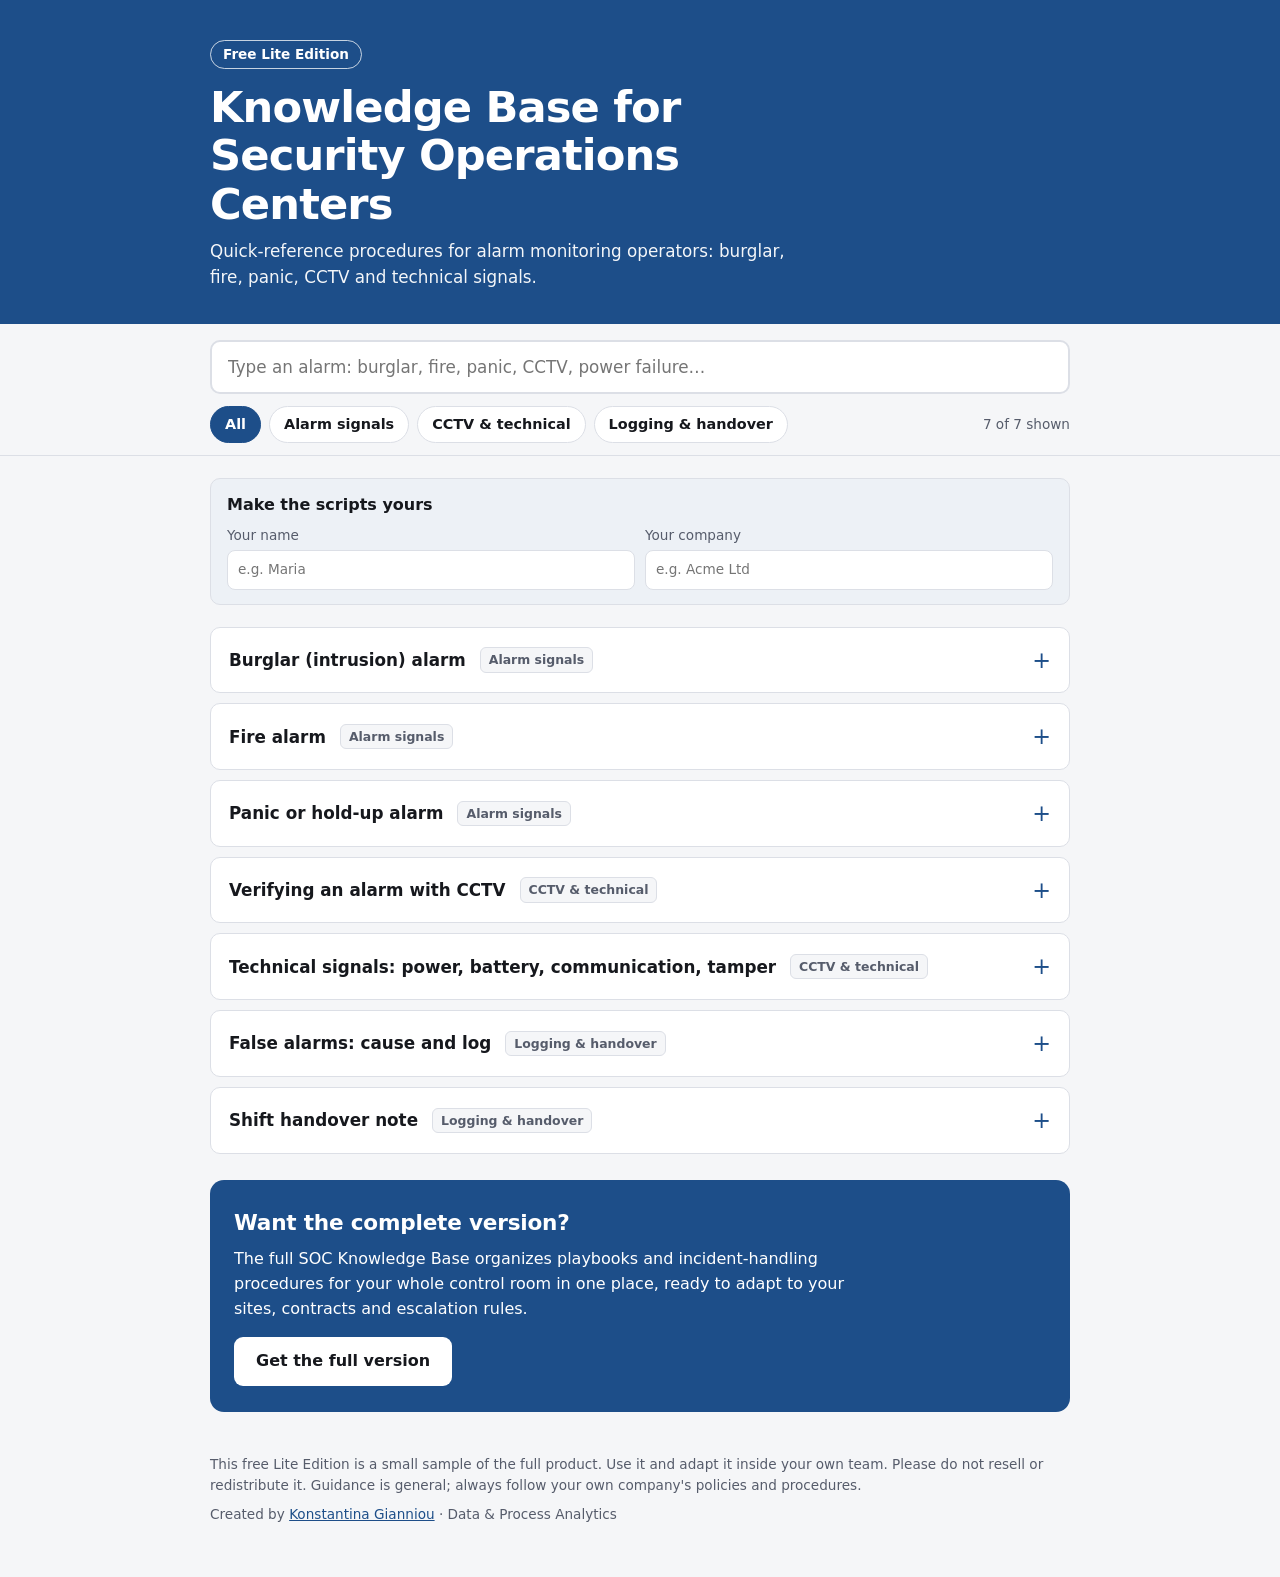
<file: Free_SOC_Knowledge_Base_Lite.html>
<!DOCTYPE html>
<html lang="en">
<head>
<meta charset="utf-8">
<meta name="viewport" content="width=device-width, initial-scale=1">
<title>Knowledge Base for Security Operations Centers: Free Lite Edition</title>
<style>
:root{--bg:#F5F6F8;--card:#FFFFFF;--ink:#16181D;--muted:#565C6B;--line:#DCDFE6;--accent:#1D4E89;--on-accent:#FFFFFF;--accent-text:#1D4E89;--soft:color-mix(in srgb,#1D4E89 8%,#fff)}
@media (prefers-color-scheme:dark){:root{--bg:#13151A;--card:#1B1E25;--ink:#ECEEF2;--muted:#A5ABB9;--line:#2C303A;--accent-text:#8CC0FF;--soft:color-mix(in srgb,#1D4E89 22%,#1B1E25)}}
*{box-sizing:border-box}
[hidden]{display:none!important}
html{scroll-padding-top:90px}
body{margin:0;background:var(--bg);color:var(--ink);font-family:system-ui,-apple-system,"Segoe UI",Roboto,"Helvetica Neue",Arial,sans-serif;line-height:1.55;font-size:16px}
a{color:var(--accent-text)}
:focus-visible{outline:3px solid var(--accent-text);outline-offset:2px;border-radius:4px}
header{background:var(--accent);color:var(--on-accent);padding:40px 20px 34px}
.wrap{max-width:860px;margin:0 auto}
.pill{display:inline-block;border:1.5px solid rgba(255,255,255,.75);border-radius:999px;padding:3px 12px;font-size:.85rem;font-weight:600;margin-bottom:14px}
h1{margin:0 0 10px;font-size:clamp(1.8rem,4.2vw,2.7rem);line-height:1.12;letter-spacing:-.02em;font-weight:780;max-width:22ch}
header p{margin:0;font-size:1.05rem;max-width:56ch;opacity:.95}
.bar{position:sticky;top:0;z-index:5;background:var(--bg);padding:16px 20px 12px;border-bottom:1px solid var(--line)}
.search{width:100%;height:54px;font:inherit;font-size:1.05rem;padding:0 16px;border:2px solid var(--line);border-radius:10px;background:var(--card);color:var(--ink)}
.search:focus{border-color:var(--accent-text);outline:none;box-shadow:0 0 0 3px color-mix(in srgb,var(--accent-text) 30%,transparent)}
.chips{display:flex;flex-wrap:wrap;gap:8px;margin-top:12px;align-items:center}
.chip{font:inherit;font-size:.9rem;font-weight:600;padding:6px 14px;border-radius:999px;border:1.5px solid var(--line);background:var(--card);color:var(--ink);cursor:pointer}
.chip[aria-pressed=true]{background:var(--accent);border-color:var(--accent);color:var(--on-accent)}
.count{margin-left:auto;font-size:.85rem;color:var(--muted)}
main{padding:22px 20px 10px}
.personalize{background:var(--soft);border:1px solid var(--line);border-radius:10px;padding:14px 16px;margin-bottom:22px}
.personalize strong{display:block;margin-bottom:8px}
.personalize .row{display:flex;flex-wrap:wrap;gap:10px}
.personalize label{flex:1 1 200px;font-size:.85rem;color:var(--muted);display:flex;flex-direction:column;gap:4px}
.personalize input{font:inherit;padding:8px 10px;border:1.5px solid var(--line);border-radius:8px;background:var(--card);color:var(--ink)}
details.entry{background:var(--card);border:1px solid var(--line);border-radius:10px;margin-bottom:10px}
details.entry[open]{border-color:var(--accent-text)}
summary{cursor:pointer;list-style:none;display:flex;justify-content:space-between;gap:14px;align-items:center;padding:15px 18px;font-weight:650;font-size:1.05rem}
summary::-webkit-details-marker{display:none}
summary::after{content:"+";font-size:1.4rem;font-weight:400;color:var(--accent-text);margin-left:auto;padding-left:10px}
details[open] summary::after{content:"–"}
.tag{font-size:.78rem;font-weight:600;color:var(--muted);background:var(--bg);border:1px solid var(--line);border-radius:6px;padding:2px 8px;white-space:nowrap}
.body{padding:2px 18px 18px}
.when{color:var(--muted);margin:0 0 12px}
ol{margin:0 0 14px;padding-left:22px}
ol li{margin-bottom:6px;padding-left:4px}
.say{border-left:4px solid var(--accent);background:var(--soft);border-radius:0 8px 8px 0;padding:12px 14px;margin:0 0 12px}
.say b{display:block;font-size:.85rem;margin-bottom:4px;color:var(--accent-text)}
.say p{margin:0 0 10px;font-style:italic}
.copy{font:inherit;font-size:.85rem;font-weight:600;padding:5px 12px;border-radius:7px;border:1.5px solid var(--accent-text);background:transparent;color:var(--accent-text);cursor:pointer}
.copy:hover{background:var(--accent);color:var(--on-accent);border-color:var(--accent)}
.tip{margin:0;font-size:.92rem;color:var(--muted)}
.tip b{color:var(--ink)}
.tok{background:color-mix(in srgb,var(--accent-text) 16%,transparent);border-radius:4px;padding:0 3px;font-style:normal;font-weight:600}
.empty{text-align:center;padding:36px 10px;color:var(--muted)}
.upsell{background:var(--accent);color:var(--on-accent);border-radius:14px;padding:26px 24px;margin:26px 0}
.upsell h2{margin:0 0 8px;font-size:1.35rem;letter-spacing:-.01em}
.upsell p{margin:0 0 16px;max-width:60ch}
.btn{display:inline-block;background:#fff;color:#16181D;font-weight:700;text-decoration:none;padding:12px 22px;border-radius:9px}
.btn:hover{background:#F1F3F7}
footer{padding:6px 20px 44px;color:var(--muted);font-size:.85rem}
footer p{margin:0 0 8px}
@media print{header,.bar,.personalize,.upsell,.copy{display:none!important}body{background:#fff}details.entry{break-inside:avoid;border-color:#bbb}}
</style>
</head>
<body>
<header><div class="wrap">
<span class="pill">Free Lite Edition</span>
<h1>Knowledge Base for Security Operations Centers</h1>
<p>Quick-reference procedures for alarm monitoring operators: burglar, fire, panic, CCTV and technical signals.</p>
</div></header>

<div class="bar"><div class="wrap">
<input id="q" class="search" type="search" placeholder="Type an alarm: burglar, fire, panic, CCTV, power failure…" aria-label="Search this knowledge base" autocomplete="off">
<div class="chips" id="chips">
<button class="chip" aria-pressed="true" data-cat="All">All</button>
<button class="chip" aria-pressed="false" data-cat="Alarm signals">Alarm signals</button>
<button class="chip" aria-pressed="false" data-cat="CCTV &amp; technical">CCTV &amp; technical</button>
<button class="chip" aria-pressed="false" data-cat="Logging &amp; handover">Logging &amp; handover</button>
<span class="count" id="count" aria-live="polite"></span>
</div>
</div></div>

<main><div class="wrap">
<div class="personalize">
<strong>Make the scripts yours</strong>
<div class="row">
<label>Your name<input id="agent" type="text" placeholder="e.g. Maria" autocomplete="off"></label>
<label>Your company<input id="company" type="text" placeholder="e.g. Acme Ltd" autocomplete="off"></label>
</div>
</div>

<div id="list">
<details class="entry" data-cat="Alarm signals" data-text="burglar (intrusion) alarm an intrusion signal arrives from a monitored site: door, motion detector or glass-break zone. acknowledge the signal and note the site, zone, signal type and time. open the site instructions and check whether the site should be closed, or if someone is arming/disarming or on a maintenance schedule. verify: check cctv or audio if the site has it. call the site contact or keyholder and ask for the passcode; do not give details before it is verified. if the alarm is confirmed, or cannot be cleared under your procedure, dispatch the patrol or contact the police as the contract states. log every action with its time until the event is closed. hello, this is agent from the company monitoring center. we received an intrusion alarm at [site], zone [zone], at [time]. are you at the premises, and can you give me your passcode? never share alarm details with anyone who has not passed verification. alarm signals"><summary><span>Burglar (intrusion) alarm</span><span class="tag">Alarm signals</span></summary><div class="body"><p class="when">An intrusion signal arrives from a monitored site: door, motion detector or glass-break zone.</p><ol><li>Acknowledge the signal and note the site, zone, signal type and time.</li><li>Open the site instructions and check whether the site should be closed, or if someone is arming/disarming or on a maintenance schedule.</li><li>Verify: check CCTV or audio if the site has it.</li><li>Call the site contact or keyholder and ask for the passcode; do not give details before it is verified.</li><li>If the alarm is confirmed, or cannot be cleared under your procedure, dispatch the patrol or contact the police as the contract states.</li><li>Log every action with its time until the event is closed.</li></ol><div class="say"><b>Say this</b><p id="s0">Hello, this is <span class="tok" data-k="agent" data-ph="[your name]">[your name]</span> from the <span class="tok" data-k="company" data-ph="[your company]">[your company]</span> monitoring center. We received an intrusion alarm at [site], zone [zone], at [time]. Are you at the premises, and can you give me your passcode?</p><button class="copy" data-target="s0" type="button">Copy script</button></div><p class="tip"><b>Tip:</b> Never share alarm details with anyone who has not passed verification.</p></div></details>
<details class="entry" data-cat="Alarm signals" data-text="fire alarm a fire or smoke signal arrives from a detector, sprinkler or manual call point. treat every one as real until cleared. acknowledge it immediately and note the site, zone or device type, and time. call the site contact right away to find out if there is smoke, fire or a known cause (for example a test or work in progress). if there is any confirmation of fire, or nobody can rule it out under your procedure, contact the fire service without delay. advise anyone on the line to leave the building and not to re-enter. notify the keyholder and the customer contacts, and log all times. this is agent from the company monitoring center. we have a fire alarm at [site], [zone/device]. can you see any smoke or fire? if you are in the building, please leave now and wait outside for the fire service. do not spend long investigating before calling the fire service. follow your contract timings. alarm signals"><summary><span>Fire alarm</span><span class="tag">Alarm signals</span></summary><div class="body"><p class="when">A fire or smoke signal arrives from a detector, sprinkler or manual call point. Treat every one as real until cleared.</p><ol><li>Acknowledge it immediately and note the site, zone or device type, and time.</li><li>Call the site contact right away to find out if there is smoke, fire or a known cause (for example a test or work in progress).</li><li>If there is any confirmation of fire, or nobody can rule it out under your procedure, contact the fire service without delay.</li><li>Advise anyone on the line to leave the building and not to re-enter.</li><li>Notify the keyholder and the customer contacts, and log all times.</li></ol><div class="say"><b>Say this</b><p id="s1">This is <span class="tok" data-k="agent" data-ph="[your name]">[your name]</span> from the <span class="tok" data-k="company" data-ph="[your company]">[your company]</span> monitoring center. We have a fire alarm at [site], [zone/device]. Can you see any smoke or fire? If you are in the building, please leave now and wait outside for the fire service.</p><button class="copy" data-target="s1" type="button">Copy script</button></div><p class="tip"><b>Tip:</b> Do not spend long investigating before calling the fire service. Follow your contract timings.</p></div></details>
<details class="entry" data-cat="Alarm signals" data-text="panic or hold-up alarm a panic button or duress code is triggered. someone may be in danger, so this is the highest priority. act at once; this signal overrides anything else in the queue. check the site instructions. do not call the site back unless your procedure says to, as the caller may be under threat. contact the police immediately with the site address, alarm type and any known details. keep listening on any open audio line, and note what you hear. notify the keyholder and your supervisor per procedure, and log all times.  follow the site&#x27;s duress procedure exactly. never assume it is a false alarm. alarm signals"><summary><span>Panic or hold-up alarm</span><span class="tag">Alarm signals</span></summary><div class="body"><p class="when">A panic button or duress code is triggered. Someone may be in danger, so this is the highest priority.</p><ol><li>Act at once; this signal overrides anything else in the queue.</li><li>Check the site instructions. Do not call the site back unless your procedure says to, as the caller may be under threat.</li><li>Contact the police immediately with the site address, alarm type and any known details.</li><li>Keep listening on any open audio line, and note what you hear.</li><li>Notify the keyholder and your supervisor per procedure, and log all times.</li></ol><p class="tip"><b>Tip:</b> Follow the site&#x27;s duress procedure exactly. Never assume it is a false alarm.</p></div></details>
<details class="entry" data-cat="CCTV &amp; technical" data-text="verifying an alarm with cctv you have an alarm and cameras at the site, and need to confirm whether it is real. open the cameras nearest to the alarm zone first, then the entrances and outer areas. look for people, vehicles, open doors, lights or damage, and note the time of what you see. save a snapshot or clip as evidence in line with your procedure. if you see an intrusion, dispatch and inform the police straight away, and keep watching. if you see nothing, check more cameras and still verify with the keyholder before closing. log exactly what you saw and when, including when you saw nothing.  only view the cameras you need. respect privacy and data protection rules. cctv &amp; technical"><summary><span>Verifying an alarm with CCTV</span><span class="tag">CCTV &amp; technical</span></summary><div class="body"><p class="when">You have an alarm and cameras at the site, and need to confirm whether it is real.</p><ol><li>Open the cameras nearest to the alarm zone first, then the entrances and outer areas.</li><li>Look for people, vehicles, open doors, lights or damage, and note the time of what you see.</li><li>Save a snapshot or clip as evidence in line with your procedure.</li><li>If you see an intrusion, dispatch and inform the police straight away, and keep watching.</li><li>If you see nothing, check more cameras and still verify with the keyholder before closing.</li><li>Log exactly what you saw and when, including when you saw nothing.</li></ol><p class="tip"><b>Tip:</b> Only view the cameras you need. Respect privacy and data protection rules.</p></div></details>
<details class="entry" data-cat="CCTV &amp; technical" data-text="technical signals: power, battery, communication, tamper the panel reports a fault, not an intrusion: power failure, low battery, communication failure or tamper. identify the exact signal type and the site. check whether maintenance, a power cut or a test is planned. treat a tamper signal as a possible intrusion until you can rule it out. contact the site or the technician to arrange a check, as set in the site instructions. keep the event open and follow it up until the fault is cleared and the signal restored. hello, this is agent from company. your alarm system at [site] is reporting a [fault type]. could you check the panel, or shall we arrange for a technician? a site that stops sending its regular test signal can be a hidden fault. follow it up. cctv &amp; technical"><summary><span>Technical signals: power, battery, communication, tamper</span><span class="tag">CCTV &amp; technical</span></summary><div class="body"><p class="when">The panel reports a fault, not an intrusion: power failure, low battery, communication failure or tamper.</p><ol><li>Identify the exact signal type and the site.</li><li>Check whether maintenance, a power cut or a test is planned.</li><li>Treat a tamper signal as a possible intrusion until you can rule it out.</li><li>Contact the site or the technician to arrange a check, as set in the site instructions.</li><li>Keep the event open and follow it up until the fault is cleared and the signal restored.</li></ol><div class="say"><b>Say this</b><p id="s4">Hello, this is <span class="tok" data-k="agent" data-ph="[your name]">[your name]</span> from <span class="tok" data-k="company" data-ph="[your company]">[your company]</span>. Your alarm system at [site] is reporting a [fault type]. Could you check the panel, or shall we arrange for a technician?</p><button class="copy" data-target="s4" type="button">Copy script</button></div><p class="tip"><b>Tip:</b> A site that stops sending its regular test signal can be a hidden fault. Follow it up.</p></div></details>
<details class="entry" data-cat="Logging &amp; handover" data-text="false alarms: cause and log the alarm turns out to be harmless: user error, a pet, a faulty detector or a test. confirm the cause with the site contact if possible. record a cause code and describe it briefly. tell the customer what happened and how to avoid it (for example, correct arming or code use). flag repeat false alarms from the same site or zone for review or a technician visit. close the event only after the log is complete.  false alarms are data. review them by site, zone and time, and the patterns will show what to fix. logging &amp; handover"><summary><span>False alarms: cause and log</span><span class="tag">Logging &amp; handover</span></summary><div class="body"><p class="when">The alarm turns out to be harmless: user error, a pet, a faulty detector or a test.</p><ol><li>Confirm the cause with the site contact if possible.</li><li>Record a cause code and describe it briefly.</li><li>Tell the customer what happened and how to avoid it (for example, correct arming or code use).</li><li>Flag repeat false alarms from the same site or zone for review or a technician visit.</li><li>Close the event only after the log is complete.</li></ol><p class="tip"><b>Tip:</b> False alarms are data. Review them by site, zone and time, and the patterns will show what to fix.</p></div></details>
<details class="entry" data-cat="Logging &amp; handover" data-text="shift handover note use at the end of every shift so nothing is lost between operators. list all open events with status and the next action. note sites on test, maintenance or with special instructions today. flag pending callbacks and dispatches that are still in progress. mention equipment or system issues in the control room. handover from agent. open events: [id, site, status, next action]. sites on test/maintenance: [list]. pending callbacks: [who, when]. issues: [system or equipment]. keep it short enough for the next shift to read in two minutes. logging &amp; handover"><summary><span>Shift handover note</span><span class="tag">Logging &amp; handover</span></summary><div class="body"><p class="when">Use at the end of every shift so nothing is lost between operators.</p><ol><li>List all open events with status and the next action.</li><li>Note sites on test, maintenance or with special instructions today.</li><li>Flag pending callbacks and dispatches that are still in progress.</li><li>Mention equipment or system issues in the control room.</li></ol><div class="say"><b>Say this</b><p id="s6">Handover from <span class="tok" data-k="agent" data-ph="[your name]">[your name]</span>. Open events: [ID, site, status, next action]. Sites on test/maintenance: [list]. Pending callbacks: [who, when]. Issues: [system or equipment].</p><button class="copy" data-target="s6" type="button">Copy script</button></div><p class="tip"><b>Tip:</b> Keep it short enough for the next shift to read in two minutes.</p></div></details>
</div>
<div class="empty" id="empty" hidden><p><b>Nothing matches that search.</b><br>Try one word (like &ldquo;refund&rdquo;) or choose a different category. The full version covers many more situations.</p></div>

<section class="upsell">
<h2>Want the complete version?</h2>
<p>The full SOC Knowledge Base organizes playbooks and incident-handling procedures for your whole control room in one place, ready to adapt to your sites, contracts and escalation rules.</p>
<a class="btn" href="https://payhip.com/b/kRIVw" target="_blank" rel="noopener">Get the full version</a>
</section>
</div></main>

<footer><div class="wrap">
<p>This free Lite Edition is a small sample of the full product. Use it and adapt it inside your own team. Please do not resell or redistribute it. Guidance is general; always follow your own company's policies and procedures.</p>
<p>Created by <a href="https://kongianniou.github.io/" target="_blank" rel="noopener">Konstantina Gianniou</a> &middot; Data &amp; Process Analytics</p>
</div></footer>

<script>
(function(){
  var q=document.getElementById('q'),chips=[].slice.call(document.querySelectorAll('.chip')),
      items=[].slice.call(document.querySelectorAll('.entry')),empty=document.getElementById('empty'),
      count=document.getElementById('count'),cat='All';
  function apply(){
    var terms=q.value.trim().toLowerCase().split(/\s+/).filter(Boolean),n=0;
    items.forEach(function(e){
      var ok=(cat==='All'||e.dataset.cat===cat)&&terms.every(function(t){return e.dataset.text.indexOf(t)>-1});
      e.hidden=!ok; if(ok)n++;
    });
    empty.hidden=n!==0;
    count.textContent=n+' of '+items.length+' shown';
  }
  q.addEventListener('input',apply);
  chips.forEach(function(c){c.addEventListener('click',function(){
    cat=c.dataset.cat; chips.forEach(function(x){x.setAttribute('aria-pressed',x===c?'true':'false')}); apply();
  })});
  /* personalization */
  var fields={agent:document.getElementById('agent'),company:document.getElementById('company')};
  function tokens(){
    [].forEach.call(document.querySelectorAll('.tok[data-k]'),function(t){
      var f=fields[t.dataset.k]; if(!f) return;
      t.textContent=f.value.trim()||t.dataset.ph;
    });
  }
  Object.keys(fields).forEach(function(k){
    try{var v=localStorage.getItem('lite_'+k); if(v) fields[k].value=v;}catch(e){}
    fields[k].addEventListener('input',function(){
      try{localStorage.setItem('lite_'+k,fields[k].value)}catch(e){}
      tokens();
    });
  });
  tokens();
  /* copy buttons */
  [].forEach.call(document.querySelectorAll('.copy'),function(b){
    b.addEventListener('click',function(){
      var text=document.getElementById(b.dataset.target).textContent.trim();
      function done(){var o=b.textContent;b.textContent='Copied';setTimeout(function(){b.textContent=o},1500)}
      if(navigator.clipboard&&navigator.clipboard.writeText){navigator.clipboard.writeText(text).then(done,fallback)}else{fallback()}
      function fallback(){var a=document.createElement('textarea');a.value=text;document.body.appendChild(a);a.select();try{document.execCommand('copy');done()}catch(e){}document.body.removeChild(a)}
    });
  });
  window.addEventListener('beforeprint',function(){items.forEach(function(e){e.open=true})});
  apply();
})();
</script>
</body>
</html>
</file>
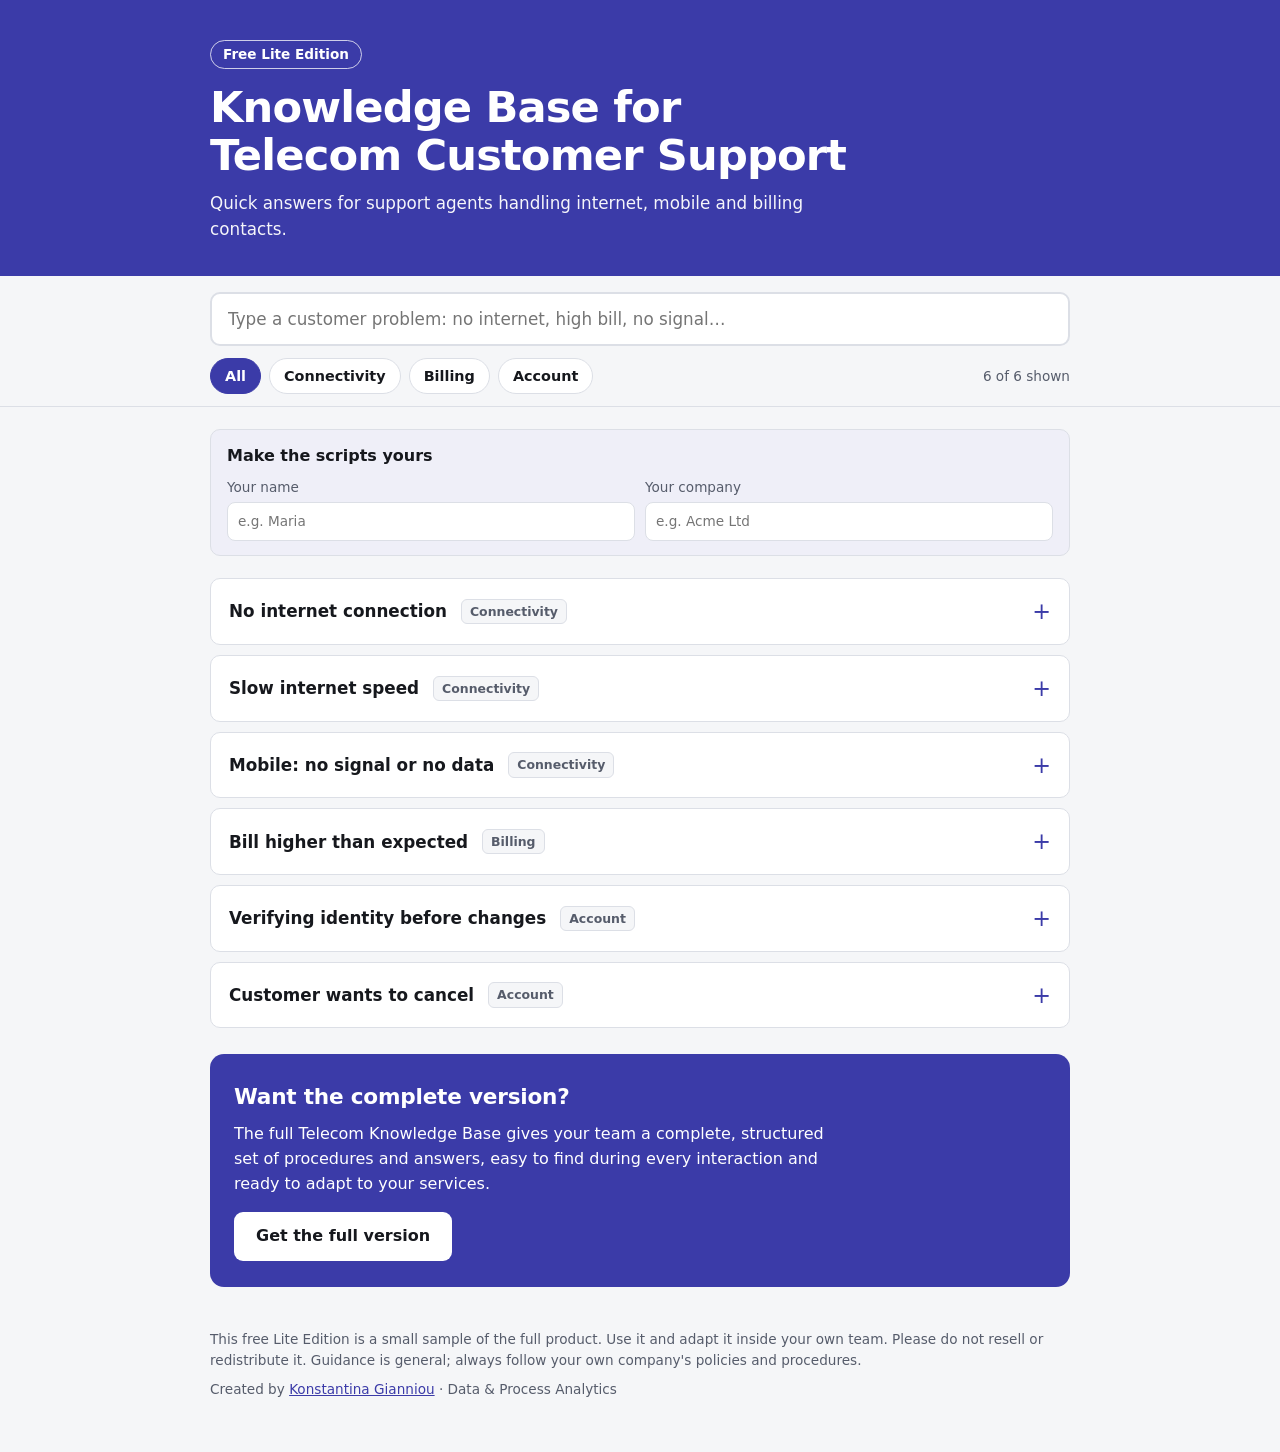
<file: Free_Telecom_Support_Knowledge_Base_Lite (1).html>
<!DOCTYPE html>
<html lang="en">
<head>
<meta charset="utf-8">
<meta name="viewport" content="width=device-width, initial-scale=1">
<title>Knowledge Base for Telecom Customer Support: Free Lite Edition</title>
<style>
:root{--bg:#F5F6F8;--card:#FFFFFF;--ink:#16181D;--muted:#565C6B;--line:#DCDFE6;--accent:#3B3BA8;--on-accent:#FFFFFF;--accent-text:#3B3BA8;--soft:color-mix(in srgb,#3B3BA8 8%,#fff)}
@media (prefers-color-scheme:dark){:root{--bg:#13151A;--card:#1B1E25;--ink:#ECEEF2;--muted:#A5ABB9;--line:#2C303A;--accent-text:#A5A8FF;--soft:color-mix(in srgb,#3B3BA8 22%,#1B1E25)}}
*{box-sizing:border-box}
[hidden]{display:none!important}
html{scroll-padding-top:90px}
body{margin:0;background:var(--bg);color:var(--ink);font-family:system-ui,-apple-system,"Segoe UI",Roboto,"Helvetica Neue",Arial,sans-serif;line-height:1.55;font-size:16px}
a{color:var(--accent-text)}
:focus-visible{outline:3px solid var(--accent-text);outline-offset:2px;border-radius:4px}
header{background:var(--accent);color:var(--on-accent);padding:40px 20px 34px}
.wrap{max-width:860px;margin:0 auto}
.pill{display:inline-block;border:1.5px solid rgba(255,255,255,.75);border-radius:999px;padding:3px 12px;font-size:.85rem;font-weight:600;margin-bottom:14px}
h1{margin:0 0 10px;font-size:clamp(1.8rem,4.2vw,2.7rem);line-height:1.12;letter-spacing:-.02em;font-weight:780;max-width:22ch}
header p{margin:0;font-size:1.05rem;max-width:56ch;opacity:.95}
.bar{position:sticky;top:0;z-index:5;background:var(--bg);padding:16px 20px 12px;border-bottom:1px solid var(--line)}
.search{width:100%;height:54px;font:inherit;font-size:1.05rem;padding:0 16px;border:2px solid var(--line);border-radius:10px;background:var(--card);color:var(--ink)}
.search:focus{border-color:var(--accent-text);outline:none;box-shadow:0 0 0 3px color-mix(in srgb,var(--accent-text) 30%,transparent)}
.chips{display:flex;flex-wrap:wrap;gap:8px;margin-top:12px;align-items:center}
.chip{font:inherit;font-size:.9rem;font-weight:600;padding:6px 14px;border-radius:999px;border:1.5px solid var(--line);background:var(--card);color:var(--ink);cursor:pointer}
.chip[aria-pressed=true]{background:var(--accent);border-color:var(--accent);color:var(--on-accent)}
.count{margin-left:auto;font-size:.85rem;color:var(--muted)}
main{padding:22px 20px 10px}
.personalize{background:var(--soft);border:1px solid var(--line);border-radius:10px;padding:14px 16px;margin-bottom:22px}
.personalize strong{display:block;margin-bottom:8px}
.personalize .row{display:flex;flex-wrap:wrap;gap:10px}
.personalize label{flex:1 1 200px;font-size:.85rem;color:var(--muted);display:flex;flex-direction:column;gap:4px}
.personalize input{font:inherit;padding:8px 10px;border:1.5px solid var(--line);border-radius:8px;background:var(--card);color:var(--ink)}
details.entry{background:var(--card);border:1px solid var(--line);border-radius:10px;margin-bottom:10px}
details.entry[open]{border-color:var(--accent-text)}
summary{cursor:pointer;list-style:none;display:flex;justify-content:space-between;gap:14px;align-items:center;padding:15px 18px;font-weight:650;font-size:1.05rem}
summary::-webkit-details-marker{display:none}
summary::after{content:"+";font-size:1.4rem;font-weight:400;color:var(--accent-text);margin-left:auto;padding-left:10px}
details[open] summary::after{content:"–"}
.tag{font-size:.78rem;font-weight:600;color:var(--muted);background:var(--bg);border:1px solid var(--line);border-radius:6px;padding:2px 8px;white-space:nowrap}
.body{padding:2px 18px 18px}
.when{color:var(--muted);margin:0 0 12px}
ol{margin:0 0 14px;padding-left:22px}
ol li{margin-bottom:6px;padding-left:4px}
.say{border-left:4px solid var(--accent);background:var(--soft);border-radius:0 8px 8px 0;padding:12px 14px;margin:0 0 12px}
.say b{display:block;font-size:.85rem;margin-bottom:4px;color:var(--accent-text)}
.say p{margin:0 0 10px;font-style:italic}
.copy{font:inherit;font-size:.85rem;font-weight:600;padding:5px 12px;border-radius:7px;border:1.5px solid var(--accent-text);background:transparent;color:var(--accent-text);cursor:pointer}
.copy:hover{background:var(--accent);color:var(--on-accent);border-color:var(--accent)}
.tip{margin:0;font-size:.92rem;color:var(--muted)}
.tip b{color:var(--ink)}
.tok{background:color-mix(in srgb,var(--accent-text) 16%,transparent);border-radius:4px;padding:0 3px;font-style:normal;font-weight:600}
.empty{text-align:center;padding:36px 10px;color:var(--muted)}
.upsell{background:var(--accent);color:var(--on-accent);border-radius:14px;padding:26px 24px;margin:26px 0}
.upsell h2{margin:0 0 8px;font-size:1.35rem;letter-spacing:-.01em}
.upsell p{margin:0 0 16px;max-width:60ch}
.btn{display:inline-block;background:#fff;color:#16181D;font-weight:700;text-decoration:none;padding:12px 22px;border-radius:9px}
.btn:hover{background:#F1F3F7}
footer{padding:6px 20px 44px;color:var(--muted);font-size:.85rem}
footer p{margin:0 0 8px}
@media print{header,.bar,.personalize,.upsell,.copy{display:none!important}body{background:#fff}details.entry{break-inside:avoid;border-color:#bbb}}
</style>
</head>
<body>
<header><div class="wrap">
<span class="pill">Free Lite Edition</span>
<h1>Knowledge Base for Telecom Customer Support</h1>
<p>Quick answers for support agents handling internet, mobile and billing contacts.</p>
</div></header>

<div class="bar"><div class="wrap">
<input id="q" class="search" type="search" placeholder="Type a customer problem: no internet, high bill, no signal…" aria-label="Search this knowledge base" autocomplete="off">
<div class="chips" id="chips">
<button class="chip" aria-pressed="true" data-cat="All">All</button>
<button class="chip" aria-pressed="false" data-cat="Connectivity">Connectivity</button>
<button class="chip" aria-pressed="false" data-cat="Billing">Billing</button>
<button class="chip" aria-pressed="false" data-cat="Account">Account</button>
<span class="count" id="count" aria-live="polite"></span>
</div>
</div></div>

<main><div class="wrap">
<div class="personalize">
<strong>Make the scripts yours</strong>
<div class="row">
<label>Your name<input id="agent" type="text" placeholder="e.g. Maria" autocomplete="off"></label>
<label>Your company<input id="company" type="text" placeholder="e.g. Acme Ltd" autocomplete="off"></label>
</div>
</div>

<div id="list">
<details class="entry" data-cat="Connectivity" data-text="no internet connection customer reports that their home internet is completely down. check for a known outage in their area before troubleshooting. ask what the router lights show (power, internet, wi-fi). have them switch the router off for 30 seconds and back on; wait 3 minutes. check cables are firmly connected, then test one device by cable. if still down, create a ticket or book a technician per your process, and confirm the reference number. i&#x27;m sorry you&#x27;re without internet, agent here at company, and i&#x27;ll help you get this sorted. first, let me check if there&#x27;s an issue in your area. always check for an outage first. it saves the customer a lot of unnecessary steps. connectivity"><summary><span>No internet connection</span><span class="tag">Connectivity</span></summary><div class="body"><p class="when">Customer reports that their home internet is completely down.</p><ol><li>Check for a known outage in their area before troubleshooting.</li><li>Ask what the router lights show (power, internet, Wi-Fi).</li><li>Have them switch the router off for 30 seconds and back on; wait 3 minutes.</li><li>Check cables are firmly connected, then test one device by cable.</li><li>If still down, create a ticket or book a technician per your process, and confirm the reference number.</li></ol><div class="say"><b>Say this</b><p id="s0">I&#x27;m sorry you&#x27;re without internet, <span class="tok" data-k="agent" data-ph="[your name]">[your name]</span> here at <span class="tok" data-k="company" data-ph="[your company]">[your company]</span>, and I&#x27;ll help you get this sorted. First, let me check if there&#x27;s an issue in your area.</p><button class="copy" data-target="s0" type="button">Copy script</button></div><p class="tip"><b>Tip:</b> Always check for an outage first. It saves the customer a lot of unnecessary steps.</p></div></details>
<details class="entry" data-cat="Connectivity" data-text="slow internet speed the connection works but is slower than expected or drops during use. ask if it is slow on wi-fi, by cable, or both, and at what times. ask them to run a speed test on a device by cable and note the result. restart the router and check how many devices are streaming or downloading. if wi-fi only: suggest moving closer or using the 5 ghz network if available. if a wired test is well below their plan speed after a restart, escalate with the test results. thanks for that. to find where the slowdown is, could you run a speed test with a device plugged into the router by cable and tell me the numbers? wi-fi problems and line problems look the same to a customer. the cable test separates them. connectivity"><summary><span>Slow internet speed</span><span class="tag">Connectivity</span></summary><div class="body"><p class="when">The connection works but is slower than expected or drops during use.</p><ol><li>Ask if it is slow on Wi-Fi, by cable, or both, and at what times.</li><li>Ask them to run a speed test on a device by cable and note the result.</li><li>Restart the router and check how many devices are streaming or downloading.</li><li>If Wi-Fi only: suggest moving closer or using the 5 GHz network if available.</li><li>If a wired test is well below their plan speed after a restart, escalate with the test results.</li></ol><div class="say"><b>Say this</b><p id="s1">Thanks for that. To find where the slowdown is, could you run a speed test with a device plugged into the router by cable and tell me the numbers?</p><button class="copy" data-target="s1" type="button">Copy script</button></div><p class="tip"><b>Tip:</b> Wi-Fi problems and line problems look the same to a customer. The cable test separates them.</p></div></details>
<details class="entry" data-cat="Connectivity" data-text="mobile: no signal or no data phone shows no service, or calls work but mobile data does not. check for a network outage and the account status (active, not suspended). ask them to check airplane mode is off and mobile data is on. have them restart the phone and re-seat the sim card. check roaming and network selection settings if abroad. if still failing, arrange a sim replacement or escalate. let&#x27;s go through a few quick checks together. could you tell me whether the phone shows any bars, and whether airplane mode is off?  connectivity"><summary><span>Mobile: no signal or no data</span><span class="tag">Connectivity</span></summary><div class="body"><p class="when">Phone shows no service, or calls work but mobile data does not.</p><ol><li>Check for a network outage and the account status (active, not suspended).</li><li>Ask them to check airplane mode is off and mobile data is on.</li><li>Have them restart the phone and re-seat the SIM card.</li><li>Check roaming and network selection settings if abroad.</li><li>If still failing, arrange a SIM replacement or escalate.</li></ol><div class="say"><b>Say this</b><p id="s2">Let&#x27;s go through a few quick checks together. Could you tell me whether the phone shows any bars, and whether airplane mode is off?</p><button class="copy" data-target="s2" type="button">Copy script</button></div></div></details>
<details class="entry" data-cat="Billing" data-text="bill higher than expected customer is surprised or upset by the amount. verify the customer&#x27;s identity before discussing the bill. open the current and previous bill side by side. look for the usual causes: pro-rated charges, one-off fees, usage outside the plan, an ended promotion. explain the difference line by line in plain language. if there is an error, correct it or escalate; if not, explain options (a cheaper plan, spend alert). i understand a higher bill is stressful. let me look at it with you and see exactly what changed compared with last month. do not blame the customer. show the lines and let the numbers explain. billing"><summary><span>Bill higher than expected</span><span class="tag">Billing</span></summary><div class="body"><p class="when">Customer is surprised or upset by the amount.</p><ol><li>Verify the customer&#x27;s identity before discussing the bill.</li><li>Open the current and previous bill side by side.</li><li>Look for the usual causes: pro-rated charges, one-off fees, usage outside the plan, an ended promotion.</li><li>Explain the difference line by line in plain language.</li><li>If there is an error, correct it or escalate; if not, explain options (a cheaper plan, spend alert).</li></ol><div class="say"><b>Say this</b><p id="s3">I understand a higher bill is stressful. Let me look at it with you and see exactly what changed compared with last month.</p><button class="copy" data-target="s3" type="button">Copy script</button></div><p class="tip"><b>Tip:</b> Do not blame the customer. Show the lines and let the numbers explain.</p></div></details>
<details class="entry" data-cat="Account" data-text="verifying identity before changes any request to view or change account details, plans or payment information. ask for the identifiers your company requires (for example name, address and date of birth) before sharing anything. never ask for or accept full passwords or pins. if verification fails, offer a safe alternative such as a store visit or a call-back to the number on file. note in the account that verification was completed. to protect your account, i need to confirm a few details before i can make changes. can i ask you to verify [identifier]? [replace with your company&#x27;s required identifiers and policy.] account"><summary><span>Verifying identity before changes</span><span class="tag">Account</span></summary><div class="body"><p class="when">Any request to view or change account details, plans or payment information.</p><ol><li>Ask for the identifiers your company requires (for example name, address and date of birth) before sharing anything.</li><li>Never ask for or accept full passwords or PINs.</li><li>If verification fails, offer a safe alternative such as a store visit or a call-back to the number on file.</li><li>Note in the account that verification was completed.</li></ol><div class="say"><b>Say this</b><p id="s4">To protect your account, I need to confirm a few details before I can make changes. Can I ask you to verify [identifier]?</p><button class="copy" data-target="s4" type="button">Copy script</button></div><p class="tip"><b>Note:</b> [Replace with your company&#x27;s required identifiers and policy.]</p></div></details>
<details class="entry" data-cat="Account" data-text="customer wants to cancel customer says they want to end their service. ask why. the reason decides what you can offer. if the issue can be fixed (price, speed, coverage), offer the relevant solution once, without pressure. if they still want to cancel, explain notice period and any fees clearly, per your contract policy. confirm the cancellation date and reference in writing. i&#x27;m sorry to hear that. may i ask what&#x27;s led to the decision? i&#x27;d like to see whether there&#x27;s anything we can do before we proceed. never hide the cancellation process. a smooth exit is good for the brand and for reviews. account"><summary><span>Customer wants to cancel</span><span class="tag">Account</span></summary><div class="body"><p class="when">Customer says they want to end their service.</p><ol><li>Ask why. The reason decides what you can offer.</li><li>If the issue can be fixed (price, speed, coverage), offer the relevant solution once, without pressure.</li><li>If they still want to cancel, explain notice period and any fees clearly, per your contract policy.</li><li>Confirm the cancellation date and reference in writing.</li></ol><div class="say"><b>Say this</b><p id="s5">I&#x27;m sorry to hear that. May I ask what&#x27;s led to the decision? I&#x27;d like to see whether there&#x27;s anything we can do before we proceed.</p><button class="copy" data-target="s5" type="button">Copy script</button></div><p class="tip"><b>Tip:</b> Never hide the cancellation process. A smooth exit is good for the brand and for reviews.</p></div></details>
</div>
<div class="empty" id="empty" hidden><p><b>Nothing matches that search.</b><br>Try one word (like &ldquo;refund&rdquo;) or choose a different category. The full version covers many more situations.</p></div>

<section class="upsell">
<h2>Want the complete version?</h2>
<p>The full Telecom Knowledge Base gives your team a complete, structured set of procedures and answers, easy to find during every interaction and ready to adapt to your services.</p>
<a class="btn" href="https://payhip.com/b/qD2L5" target="_blank" rel="noopener">Get the full version</a>
</section>
</div></main>

<footer><div class="wrap">
<p>This free Lite Edition is a small sample of the full product. Use it and adapt it inside your own team. Please do not resell or redistribute it. Guidance is general; always follow your own company's policies and procedures.</p>
<p>Created by <a href="https://kongianniou.github.io/" target="_blank" rel="noopener">Konstantina Gianniou</a> &middot; Data &amp; Process Analytics</p>
</div></footer>

<script>
(function(){
  var q=document.getElementById('q'),chips=[].slice.call(document.querySelectorAll('.chip')),
      items=[].slice.call(document.querySelectorAll('.entry')),empty=document.getElementById('empty'),
      count=document.getElementById('count'),cat='All';
  function apply(){
    var terms=q.value.trim().toLowerCase().split(/\s+/).filter(Boolean),n=0;
    items.forEach(function(e){
      var ok=(cat==='All'||e.dataset.cat===cat)&&terms.every(function(t){return e.dataset.text.indexOf(t)>-1});
      e.hidden=!ok; if(ok)n++;
    });
    empty.hidden=n!==0;
    count.textContent=n+' of '+items.length+' shown';
  }
  q.addEventListener('input',apply);
  chips.forEach(function(c){c.addEventListener('click',function(){
    cat=c.dataset.cat; chips.forEach(function(x){x.setAttribute('aria-pressed',x===c?'true':'false')}); apply();
  })});
  /* personalization */
  var fields={agent:document.getElementById('agent'),company:document.getElementById('company')};
  function tokens(){
    [].forEach.call(document.querySelectorAll('.tok[data-k]'),function(t){
      var f=fields[t.dataset.k]; if(!f) return;
      t.textContent=f.value.trim()||t.dataset.ph;
    });
  }
  Object.keys(fields).forEach(function(k){
    try{var v=localStorage.getItem('lite_'+k); if(v) fields[k].value=v;}catch(e){}
    fields[k].addEventListener('input',function(){
      try{localStorage.setItem('lite_'+k,fields[k].value)}catch(e){}
      tokens();
    });
  });
  tokens();
  /* copy buttons */
  [].forEach.call(document.querySelectorAll('.copy'),function(b){
    b.addEventListener('click',function(){
      var text=document.getElementById(b.dataset.target).textContent.trim();
      function done(){var o=b.textContent;b.textContent='Copied';setTimeout(function(){b.textContent=o},1500)}
      if(navigator.clipboard&&navigator.clipboard.writeText){navigator.clipboard.writeText(text).then(done,fallback)}else{fallback()}
      function fallback(){var a=document.createElement('textarea');a.value=text;document.body.appendChild(a);a.select();try{document.execCommand('copy');done()}catch(e){}document.body.removeChild(a)}
    });
  });
  window.addEventListener('beforeprint',function(){items.forEach(function(e){e.open=true})});
  apply();
})();
</script>
</body>
</html>
</file>
<file: styles.css>
/* Konstantina Gianniou — minimal theme
   Palette: warm off-white, near-black ink, one muted navy accent.
   Type: Source Serif 4 (headings) + Inter (body). Both cover Latin and Greek. */

:root {
  --bg: #FAFAF8;
  --surface: #FFFFFF;
  --ink: #15191F;
  --muted: #5E6570;
  --line: #E4E3DE;
  --accent: #1F3A5F;
  --accent-hover: #2C5282;
  --max: 1120px;
  --serif: "Source Serif 4", Georgia, "Times New Roman", serif;
  --sans: Inter, ui-sans-serif, system-ui, -apple-system, "Segoe UI", Roboto, sans-serif;
}

* { box-sizing: border-box; }
html { scroll-behavior: smooth; scroll-padding-top: 80px; }
body {
  margin: 0;
  background: var(--bg);
  color: var(--ink);
  font-family: var(--sans);
  font-size: 1rem;
  line-height: 1.65;
  -webkit-font-smoothing: antialiased;
}
a { color: inherit; text-decoration: none; }
img { display: block; max-width: 100%; }
::selection { background: var(--accent); color: #fff; }
:focus-visible { outline: 2px solid var(--accent); outline-offset: 3px; }
.skip { position: absolute; left: -999px; top: 0; }
.skip:focus { left: 12px; top: 12px; z-index: 50; background: var(--ink); color: #fff; padding: 8px 12px; }

h1, h2, h3, .brand { font-family: var(--serif); font-weight: 500; }

/* Header */
.site-header {
  position: sticky; top: 0; z-index: 20;
  height: 68px; padding: 0 max(24px, calc((100vw - var(--max)) / 2));
  display: flex; align-items: center; justify-content: space-between;
  background: rgba(250,250,248,.94);
  backdrop-filter: blur(10px);
  border-bottom: 1px solid var(--line);
}
.brand { font-size: 1.35rem; letter-spacing: -.01em; }
.brand span { color: var(--accent); }
nav { display: flex; align-items: center; gap: 28px; font-size: .9rem; font-weight: 450; }
nav a { color: var(--muted); transition: color .2s; }
nav a:hover { color: var(--ink); }
nav .nav-cta {
  color: var(--ink); padding: 8px 16px;
  border: 1px solid var(--ink); border-radius: 2px;
  transition: background .2s, color .2s;
}
nav .nav-cta:hover { background: var(--ink); color: var(--bg); }
nav .lang-toggle {
  margin-left: -8px; padding: 4px 8px; font-size: .8rem; font-weight: 500; letter-spacing: .06em;
  border: 0; background: none; color: var(--muted); border-radius: 2px;
}
nav .lang-toggle:hover { color: var(--ink); }

/* Sections */
.section {
  max-width: var(--max); margin: 0 auto; padding: 96px 24px;
  border-top: 1px solid var(--line);
}
.section-label {
  margin-bottom: 28px; font-size: .75rem; font-weight: 500;
  letter-spacing: .14em; text-transform: uppercase; color: var(--muted);
}
.section-heading { display: grid; grid-template-columns: 1.1fr .9fr; gap: 56px; align-items: end; margin-bottom: 56px; }
.section-heading h2, .about h2, .contact h2 {
  margin: 0; font-size: clamp(2rem, 3.6vw, 2.9rem); line-height: 1.12; letter-spacing: -.02em;
}
h2 em { font-style: italic; font-weight: 400; color: var(--accent); }
.section-heading p { margin: 0; color: var(--muted); max-width: 440px; }

/* Hero */
.hero {
  border-top: 0; padding-top: 88px; padding-bottom: 88px;
  display: grid; grid-template-columns: 1.5fr .5fr; gap: 64px; align-items: center;
}
.eyebrow { margin: 0 0 20px; font-size: .78rem; font-weight: 500; letter-spacing: .14em; text-transform: uppercase; color: var(--muted); }
.hero h1 { margin: 0 0 20px; font-size: clamp(2.1rem, 4.2vw, 3.4rem); line-height: 1.1; letter-spacing: -.02em; max-width: 20ch; }
.hero-tagline { margin: 0 0 14px; font-family: var(--serif); font-style: italic; font-size: 1.25rem; color: var(--accent); }
.hero-intro { margin: 0; max-width: 600px; color: var(--muted); font-size: 1.05rem; }
.hero-actions { display: flex; flex-wrap: wrap; gap: 12px; margin-top: 32px; }
.proof { display: flex; flex-wrap: wrap; gap: 8px 28px; margin: 40px 0 0; padding: 0; list-style: none; font-size: .88rem; color: var(--muted); }
.proof li { padding-left: 14px; border-left: 1px solid var(--line); }
.hero-image-wrap { display: flex; justify-content: flex-end; }
.image-frame { width: min(100%, 260px); }
.image-frame img { width: 100%; height: auto; aspect-ratio: 4 / 5; object-fit: cover; object-position: center top; border-radius: 2px; filter: grayscale(.15); }

/* Buttons */
.button {
  display: inline-flex; align-items: center; gap: 14px;
  padding: 12px 20px; border: 1px solid var(--ink); border-radius: 2px;
  font-size: .9rem; font-weight: 500; cursor: pointer;
  transition: background .2s, color .2s, border-color .2s;
}
.button-primary { background: var(--accent); border-color: var(--accent); color: #fff; }
.button-primary:hover { background: var(--accent-hover); border-color: var(--accent-hover); }
.button-secondary { background: transparent; color: var(--ink); }
.button-secondary:hover { background: var(--ink); color: var(--bg); }

/* Services */
.offer-grid { display: grid; grid-template-columns: repeat(4, 1fr); gap: 0; border: 1px solid var(--line); background: var(--surface); }
.price-card { display: flex; flex-direction: column; padding: 28px; border-right: 1px solid var(--line); }
.price-card:last-child { border-right: 0; }
.price-card h3 { margin: 0 0 12px; font-size: 1.3rem; line-height: 1.25; letter-spacing: -.01em; }
.price-card p { margin: 0 0 24px; color: var(--muted); font-size: .93rem; }
.price { margin-top: auto; padding-top: 18px; border-top: 1px solid var(--line); font-size: .78rem; color: var(--muted); }
.price strong { display: block; margin-top: 2px; font-family: var(--serif); font-size: 1.5rem; font-weight: 500; color: var(--ink); }
.request-btn { margin-top: 20px; width: max-content; padding: 9px 16px; font-size: .85rem; }
.request-btn:hover { background: var(--ink); color: var(--bg); }

.extras { margin-top: 32px; display: grid; grid-template-columns: 1fr 1.5fr; gap: 56px; padding: 8px 0 0; }
.extras .eyebrow { margin-bottom: 12px; }
.extras h3 { margin: 0; font-size: 1.6rem; line-height: 1.2; letter-spacing: -.01em; }
.extras ul { list-style: none; margin: 0; padding: 0; }
.extras li { display: flex; gap: 20px; align-items: baseline; padding: 14px 0; border-bottom: 1px solid var(--line); }
.extras li:first-child { border-top: 1px solid var(--line); }
.extras li span:first-child { font-size: .75rem; color: var(--muted); }
.extras li b { margin-left: auto; font-weight: 500; }

/* Tools (Etsy links) */
.tool-grid { display: grid; grid-template-columns: repeat(3, 1fr); gap: 16px; }
.tool-card {
  display: flex; flex-direction: column; padding: 28px; min-height: 260px;
  background: var(--surface); border: 1px solid var(--line); border-radius: 2px;
  transition: border-color .2s;
}
.tool-card:hover { border-color: var(--ink); }
.tool-index { font-size: .75rem; letter-spacing: .08em; color: var(--muted); }
.tool-card h3 { margin: 28px 0 10px; font-size: 1.45rem; line-height: 1.2; letter-spacing: -.01em; }
.tool-card p { margin: 0; color: var(--muted); font-size: .93rem; }
.tool-link { margin-top: auto; padding-top: 24px; font-size: .88rem; font-weight: 500; color: var(--accent); }
.tool-card:hover .tool-link { color: var(--ink); }

.store-inner {
  margin-top: 16px; padding: 28px 32px;
  display: flex; flex-wrap: wrap; align-items: center; justify-content: space-between; gap: 24px;
  border: 1px solid var(--line); border-radius: 2px; background: var(--surface);
}
.store-inner .eyebrow { margin-bottom: 8px; }
.store-inner h3 { margin: 0 0 6px; font-size: 1.5rem; letter-spacing: -.01em; }
.store-inner p { margin: 0; color: var(--muted); max-width: 560px; font-size: .95rem; }
.store-inner .eyebrow { max-width: none; font-size: .75rem; }

/* Work */
.work-grid { display: grid; grid-template-columns: repeat(3, 1fr); gap: 16px; }
.work-card {
  display: flex; flex-direction: column; padding: 28px; min-height: 320px;
  background: var(--surface); border: 1px solid var(--line); border-radius: 2px;
  transition: border-color .2s;
}
.work-card:hover { border-color: var(--ink); }
.work-card h3 { margin: 24px 0 10px; font-size: 1.4rem; line-height: 1.2; letter-spacing: -.01em; }
.work-card p { margin: 0; color: var(--muted); font-size: .93rem; }
.work-tags { display: flex; flex-wrap: wrap; gap: 6px; margin: 0; padding: 0; list-style: none; }
.work-tags li { padding: 3px 9px; border: 1px solid var(--line); border-radius: 999px; font-size: .72rem; color: var(--muted); }
.work-link { margin-top: auto; padding-top: 24px; font-size: .88rem; font-weight: 500; color: var(--accent); }
.work-link:hover { color: var(--ink); }
.work-note { margin: 24px 0 0; font-size: .82rem; color: var(--muted); }

/* About */
.about-content { display: grid; grid-template-columns: 1fr auto 1fr; gap: 56px; align-items: center; }
.about-photo { width: 168px; height: 168px; border-radius: 50%; object-fit: cover; object-position: center top; filter: grayscale(.15); }
.about-text p { margin: 0 0 18px; }
.about-text p:last-child { margin-bottom: 0; }
.about-text strong { font-weight: 600; }

/* Contact */
.contact-grid { display: grid; grid-template-columns: 1fr .9fr; gap: 80px; align-items: start; }
.contact h2 { margin-bottom: 24px; }
.contact-grid > div > p { color: var(--muted); max-width: 500px; }
.contact-alt a { color: var(--accent); border-bottom: 1px solid currentColor; }
.socials { display: flex; flex-wrap: wrap; gap: 8px 24px; margin-top: 32px; font-size: .9rem; }
.socials a { color: var(--muted); border-bottom: 1px solid var(--line); padding-bottom: 2px; transition: color .2s, border-color .2s; }
.socials a:hover { color: var(--ink); border-color: var(--ink); }
.contact-form { display: grid; gap: 22px; }
.contact-form label { display: grid; gap: 4px; font-size: .78rem; font-weight: 500; color: var(--muted); }
.contact-form input, .contact-form select, .contact-form textarea {
  width: 100%; padding: 10px 0; border: 0; border-bottom: 1px solid var(--line); border-radius: 0;
  background: transparent; color: var(--ink); font: inherit; font-size: 1rem; outline: none;
}
.contact-form select option { background: #fff; color: var(--ink); }
.contact-form input:focus, .contact-form select:focus, .contact-form textarea:focus { border-color: var(--ink); }
.contact-form textarea { resize: vertical; }
.contact-form .button { width: max-content; margin-top: 6px; }
.contact-form button[disabled] { opacity: .6; cursor: wait; }
.form-consent { margin: -6px 0 0; font-size: .78rem; color: var(--muted); }
.form-status { margin: 0; min-height: 1.4em; font-size: .9rem; }
.form-status.ok { color: var(--accent); }
.form-status.err { color: #B3261E; }

/* Footer */
.footer {
  max-width: var(--max); margin: 0 auto; padding: 28px 24px 40px;
  display: flex; justify-content: space-between; gap: 12px;
  border-top: 1px solid var(--line); font-size: .82rem; color: var(--muted);
}
.footer a:hover { color: var(--ink); }

/* Responsive */
@media (max-width: 1000px) {
  .offer-grid { grid-template-columns: 1fr 1fr; }
  .price-card:nth-child(2) { border-right: 0; }
  .price-card:nth-child(-n+2) { border-bottom: 1px solid var(--line); }
}
@media (max-width: 900px) {
  nav { gap: 16px; }
  nav a:not(.nav-cta):not(.lang-toggle) { display: none; }
  .section { padding: 72px 24px; }
  .hero { grid-template-columns: 1fr; padding-top: 56px; padding-bottom: 56px; }
  .hero-image-wrap { display: none; }
  .section-heading, .contact-grid, .extras { grid-template-columns: 1fr; gap: 28px; }
  .tool-grid, .work-grid { grid-template-columns: 1fr; }
  .tool-card, .work-card { min-height: 0; }
  .about-content { grid-template-columns: 1fr; gap: 28px; }
  .about-photo { order: 2; }
  .about-content h2 { order: 1; }
  .about-text { order: 3; }
}
@media (max-width: 640px) {
  .offer-grid { grid-template-columns: 1fr; }
  .price-card { border-right: 0; border-bottom: 1px solid var(--line); }
  .price-card:last-child { border-bottom: 0; }
  .store-inner { padding: 24px; }
  .footer { flex-direction: column; }
}
@media (prefers-reduced-motion: reduce) {
  html { scroll-behavior: auto; }
  * { transition: none !important; }
}

/* Profile details (experience / education) */
.profile-details { display: grid; grid-template-columns: 1.5fr 1fr; gap: 72px; margin-top: 80px; padding-top: 56px; border-top: 1px solid var(--line); }
.profile-details h3 { margin: 0 0 20px; font-size: .75rem; font-family: var(--sans); font-weight: 500; letter-spacing: .14em; text-transform: uppercase; color: var(--muted); }
.timeline { list-style: none; margin: 0; padding: 0; }
.timeline li { display: grid; grid-template-columns: 150px 1fr; gap: 24px; padding: 16px 0; border-bottom: 1px solid var(--line); }
.timeline li:first-child { border-top: 1px solid var(--line); }
.timeline .when { font-size: .82rem; color: var(--muted); }
.timeline strong { display: block; font-family: var(--serif); font-size: 1.1rem; font-weight: 500; line-height: 1.3; }
.timeline .org { color: var(--muted); font-size: .9rem; }
.timeline p { margin: 6px 0 0; font-size: .9rem; color: var(--muted); }
.edu-block + .edu-block { margin-top: 40px; }
@media (max-width: 900px) { .profile-details { grid-template-columns: 1fr; gap: 48px; margin-top: 56px; } }
@media (max-width: 560px) { .timeline li { grid-template-columns: 1fr; gap: 4px; } }

/* Work grid: four cards, two columns */
.work-grid { grid-template-columns: repeat(2, 1fr); }
@media (max-width: 900px) { .work-grid { grid-template-columns: 1fr; } }

/* Two paths (hero) */
.paths { display: grid; grid-template-columns: 1fr 1fr; gap: 14px; margin-top: 36px; max-width: 680px; }
.path {
  display: flex; flex-direction: column; padding: 22px 24px; min-height: 170px;
  background: var(--surface); border: 1px solid var(--line); border-radius: 2px;
  transition: border-color .2s;
}
.path:hover { border-color: var(--ink); }
.path-label { font-size: .72rem; letter-spacing: .14em; text-transform: uppercase; color: var(--muted); }
.path strong { display: block; margin: 12px 0 6px; font-family: var(--serif); font-size: 1.35rem; font-weight: 500; line-height: 1.2; }
.path-text { color: var(--muted); font-size: .9rem; line-height: 1.5; }
.path-go { margin-top: auto; padding-top: 14px; font-size: .88rem; font-weight: 500; color: var(--accent); }
.path:hover .path-go { color: var(--ink); }
@media (max-width: 640px) { .paths { grid-template-columns: 1fr; } .path { min-height: 0; } }

/* Services as three roles */
.pillar-grid { display: grid; grid-template-columns: repeat(3, 1fr); border: 1px solid var(--line); background: var(--surface); }
.pillar { display: flex; flex-direction: column; padding: 32px 28px; border-right: 1px solid var(--line); }
.pillar:last-child { border-right: 0; }
.pillar h3 { margin: 0 0 8px; font-size: 1.55rem; line-height: 1.2; letter-spacing: -.01em; }
.pillar-intro { margin: 0 0 24px; color: var(--muted); font-size: .93rem; }
.service-item { padding: 20px 0; border-top: 1px solid var(--line); }
.service-item h4 { margin: 0 0 6px; font-family: var(--serif); font-size: 1.12rem; font-weight: 500; }
.service-item p { margin: 0 0 16px; color: var(--muted); font-size: .9rem; }
.service-foot { display: flex; align-items: flex-end; justify-content: space-between; gap: 16px; flex-wrap: wrap; }
.service-foot .price { margin: 0; padding: 0; border: 0; }
.service-foot .request-btn { margin-top: 0; }
.pillar-note { margin-top: auto; padding-top: 12px; font-size: .85rem; color: var(--muted); }
.pillar-note a { color: var(--accent); border-bottom: 1px solid currentColor; }
@media (max-width: 1000px) { .pillar-grid { grid-template-columns: 1fr; } .pillar { border-right: 0; border-bottom: 1px solid var(--line); } .pillar:last-child { border-bottom: 0; } }

/* Hero headline (long title) */
.hero h1 { font-size: clamp(1.9rem, 3.4vw, 2.8rem); max-width: 26ch; margin-bottom: 18px; }
.paths { margin-top: 32px; }

/* Services as plain rows */
.service-list { border-top: 1px solid var(--line); }
.service-row { display: grid; grid-template-columns: 1fr 170px auto; gap: 32px; align-items: center; padding: 28px 0; border-bottom: 1px solid var(--line); }
.service-main h3 { margin: 0 0 6px; font-size: 1.3rem; line-height: 1.25; letter-spacing: -.01em; }
.service-main p { margin: 0; max-width: 560px; color: var(--muted); font-size: .93rem; }
.service-main .pillar-note { margin: 10px 0 0; padding: 0; }
.service-row .price { margin: 0; padding: 0; border: 0; }
.service-row .request-btn { margin: 0; }
@media (max-width: 800px) { .service-row { grid-template-columns: 1fr; gap: 14px; } }

/* About (compact) */
.about-head { display: flex; align-items: center; justify-content: space-between; gap: 32px; margin-bottom: 36px; }
.about-head h2 { margin: 0; }
.about-head .about-photo { width: 120px; height: 120px; flex-shrink: 0; }
.about .about-text { max-width: 720px; font-size: .95rem; }
.about .about-text p { margin: 0 0 14px; }
.about .about-text ul { margin: 0 0 14px; padding-left: 1.1rem; }
.about .about-text li { margin-bottom: 8px; }
.about .about-text a { color: var(--accent); border-bottom: 1px solid currentColor; }
.edu-line { max-width: 720px; margin: 28px 0 0; padding-top: 20px; border-top: 1px solid var(--line); font-size: .85rem; color: var(--muted); }
@media (max-width: 560px) { .about-head { flex-direction: column-reverse; align-items: flex-start; } }

/* About: text + secondary photo */
.about-body { display: grid; grid-template-columns: minmax(0, 720px) 300px; gap: 64px; justify-content: space-between; align-items: start; }
.about-figure { margin: 0; position: sticky; top: 100px; }
.about-figure img { width: 100%; height: auto; aspect-ratio: 4 / 5; object-fit: cover; object-position: center top; border-radius: 2px; }
@media (max-width: 900px) { .about-body { grid-template-columns: 1fr; gap: 32px; } .about-figure { position: static; max-width: 320px; } }

/* ===== Accent colour on text only (backgrounds stay minimal) ===== */
:root { --orange: #F2713B; --orange-ink: #C94A18; }
.brand span { color: var(--orange-ink); }
h2 em { color: var(--orange-ink); }
.accent { color: var(--orange-ink); }
.section-label::before { content: ""; display: inline-block; width: 6px; height: 6px; margin-right: 10px; border-radius: 1px; background: var(--orange); vertical-align: middle; }
.hero-tagline .hl { color: #2B6CB0; font-style: normal; font-weight: 600; }
.path-go, .tool-link, .work-link { color: var(--orange-ink); }
.path:hover .path-go, .tool-card:hover .tool-link, .work-link:hover { color: var(--ink); }
.price strong { color: var(--orange-ink); }
.about .about-text strong { color: var(--orange-ink); }

/* Work cards: screenshot on top, light card */
.work-card { padding: 0; min-height: 0; overflow: hidden; }
.work-shot { display: block; aspect-ratio: 2 / 1; overflow: hidden; background: #EEEDE8; border-bottom: 1px solid var(--line); }
.work-shot img { width: 100%; height: 100%; object-fit: cover; object-position: left top; transition: transform .5s ease; }
.work-card:hover .work-shot img { transform: scale(1.03); }
.work-body { display: flex; flex-direction: column; flex: 1; padding: 22px 26px 26px; }
.work-card h3 { margin: 18px 0 10px; }

/* Motion */
.tool-card, .path, .work-card { transition: border-color .2s, background .2s, transform .25s ease; }
.tool-card:hover, .path:hover, .work-card:hover { transform: translateY(-3px); }
.reveal { opacity: 0; transform: translateY(16px); transition: opacity .7s ease, transform .7s ease; }
.reveal.in { opacity: 1; transform: none; }
@media (prefers-reduced-motion: reduce) { .kpi-card, .kpi-ring .fg { animation: none; } .reveal { opacity: 1; transform: none; } }

/* Etsy tool cards: blue, to stand out */
.tool-card { background: #1F3A5F; border-color: #1F3A5F; box-shadow: 0 10px 28px rgba(31,58,95,.16); }
.tool-card:hover { background: #274A78; border-color: #274A78; box-shadow: 0 14px 34px rgba(31,58,95,.28); }
.tool-card .tool-index { color: #9FB4D1; }
.tool-card h3 { color: #fff; }
.tool-card p { color: #C9D6EA; }
.tool-card .tool-link, .tool-card:hover .tool-link { color: #FF9566; font-weight: 600; }
</file>
